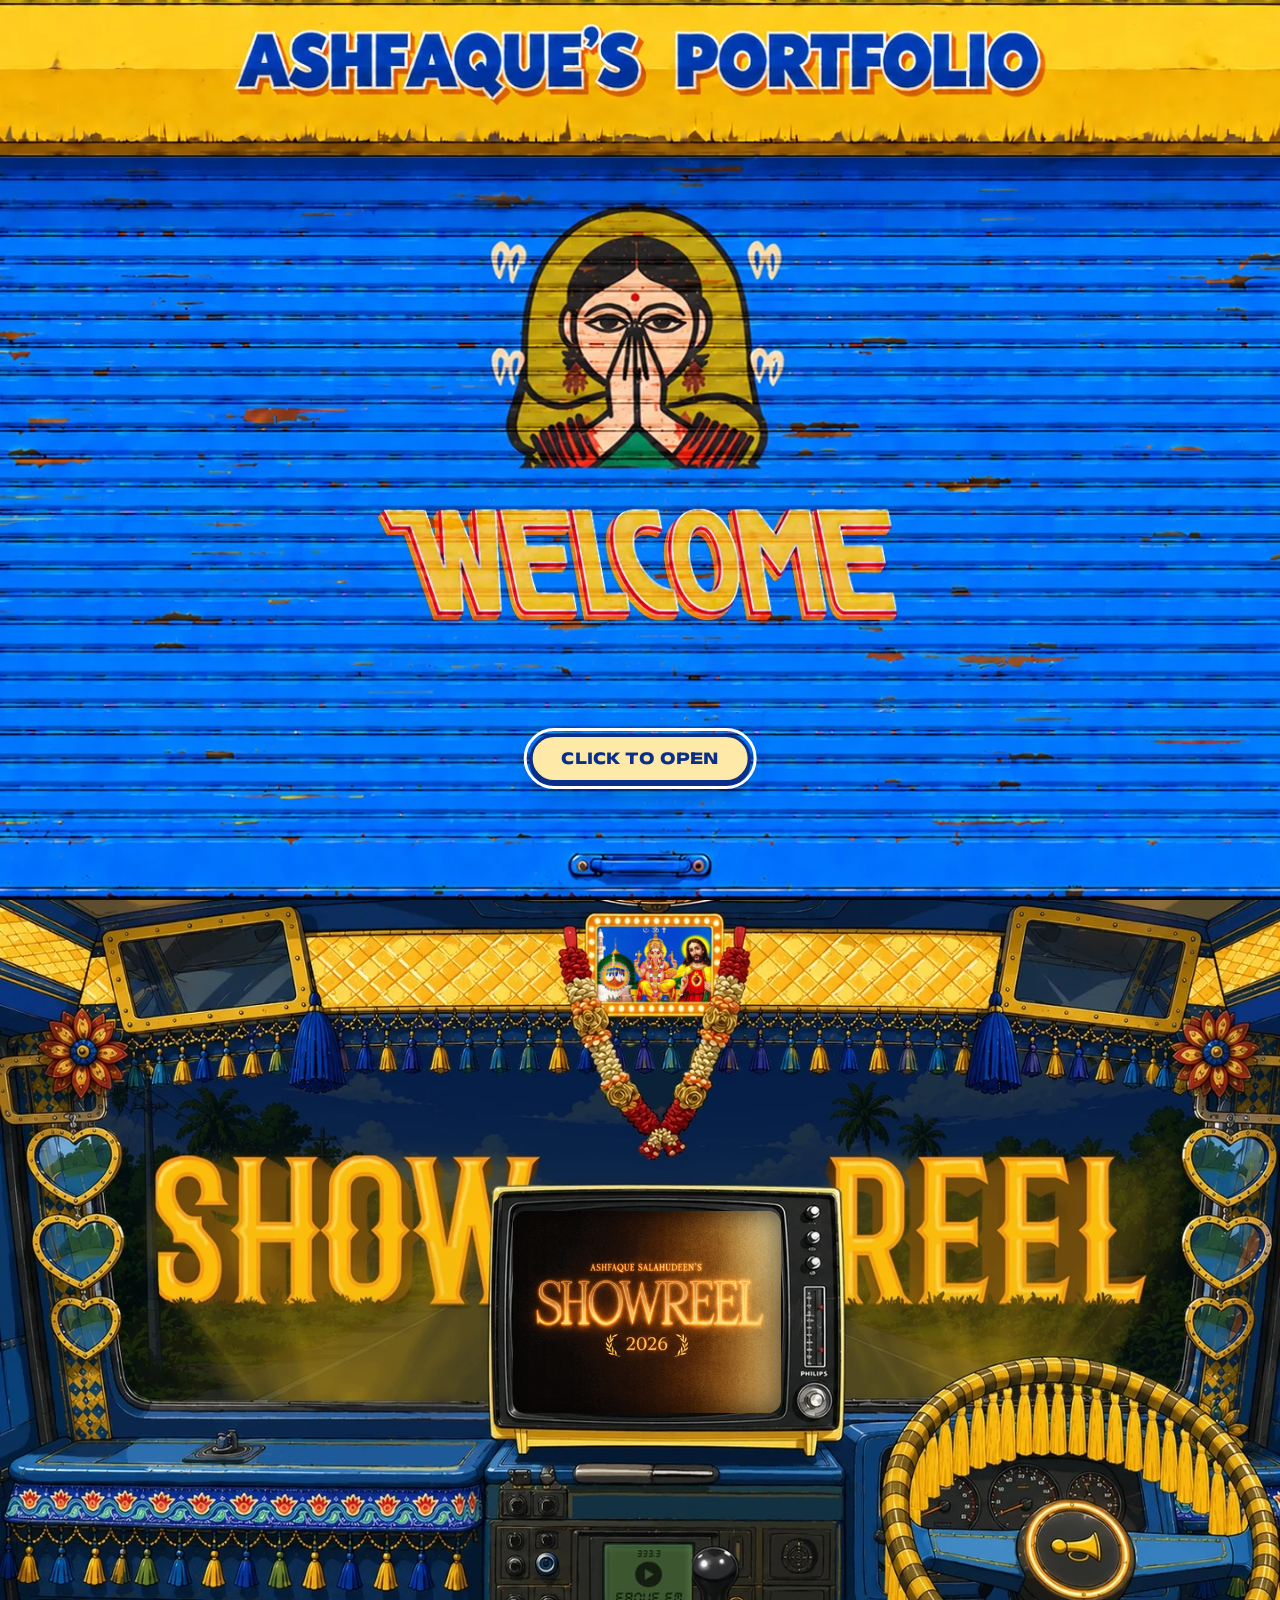
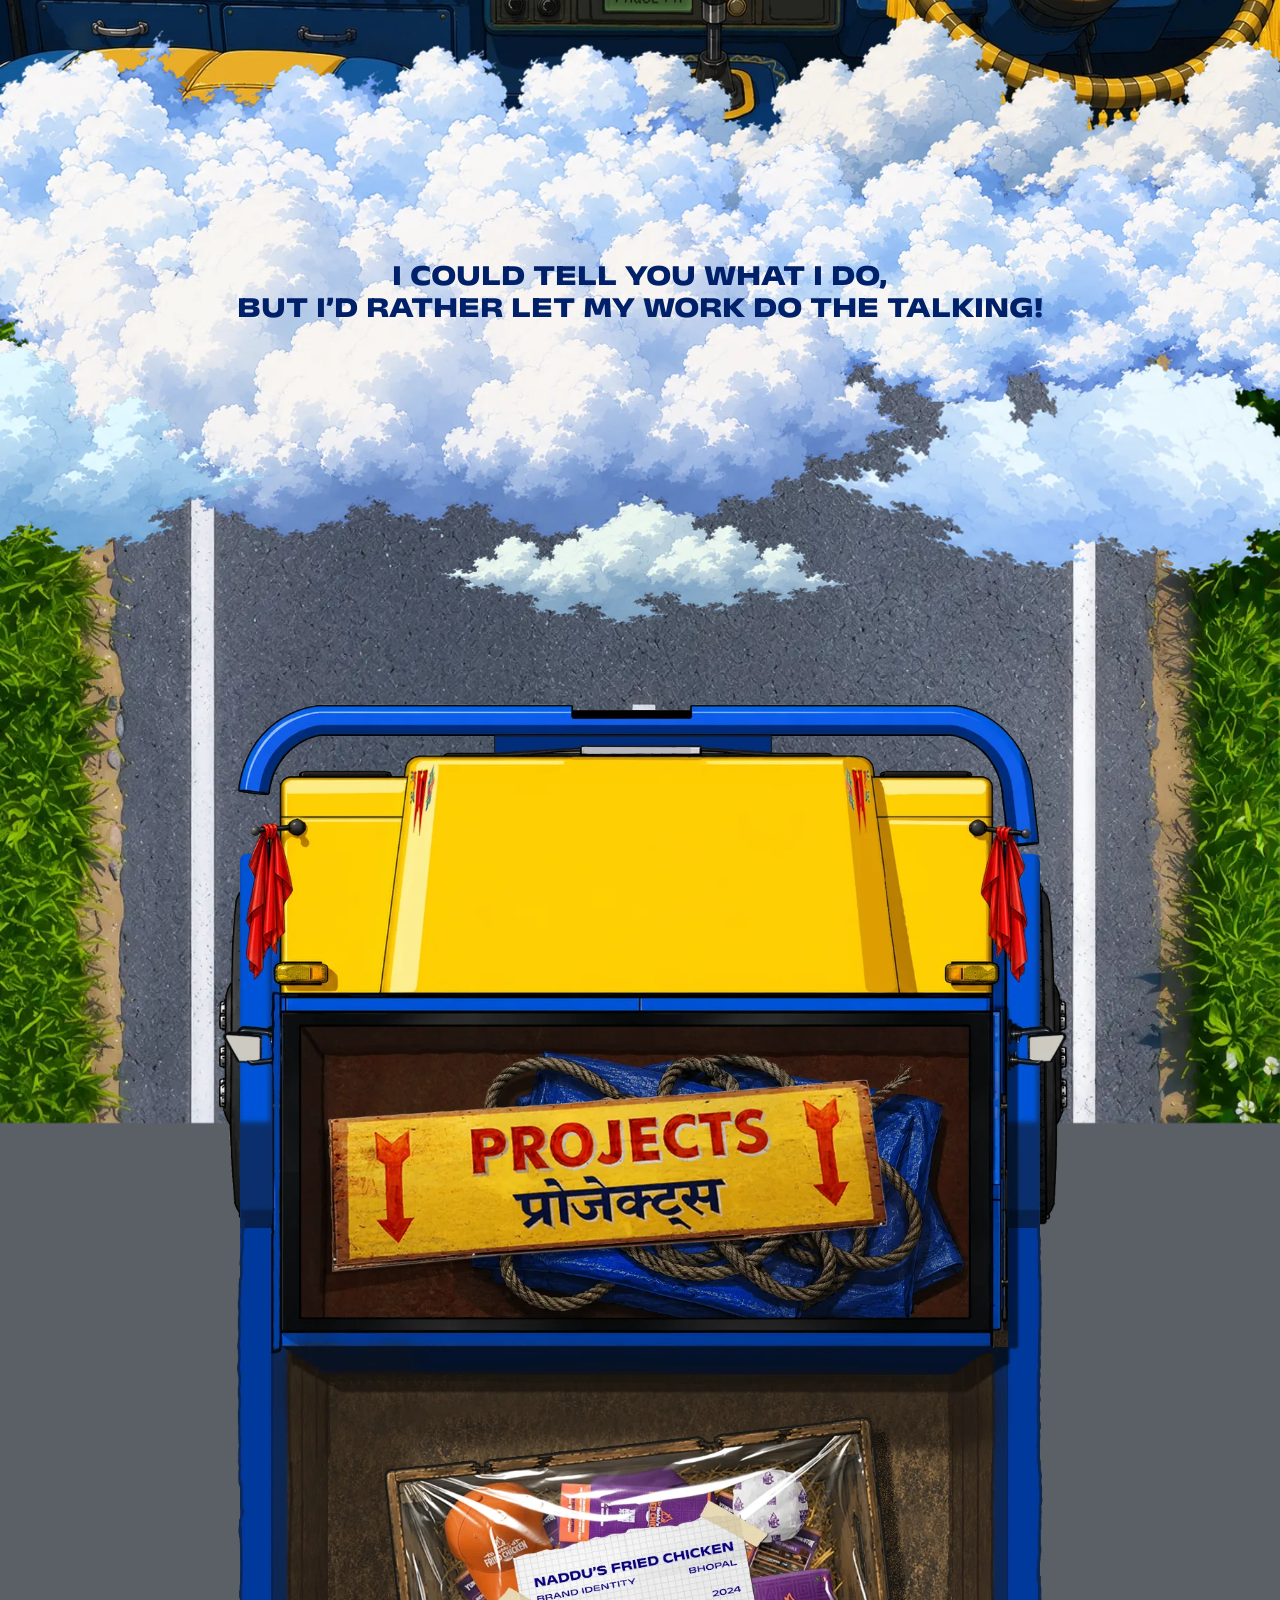
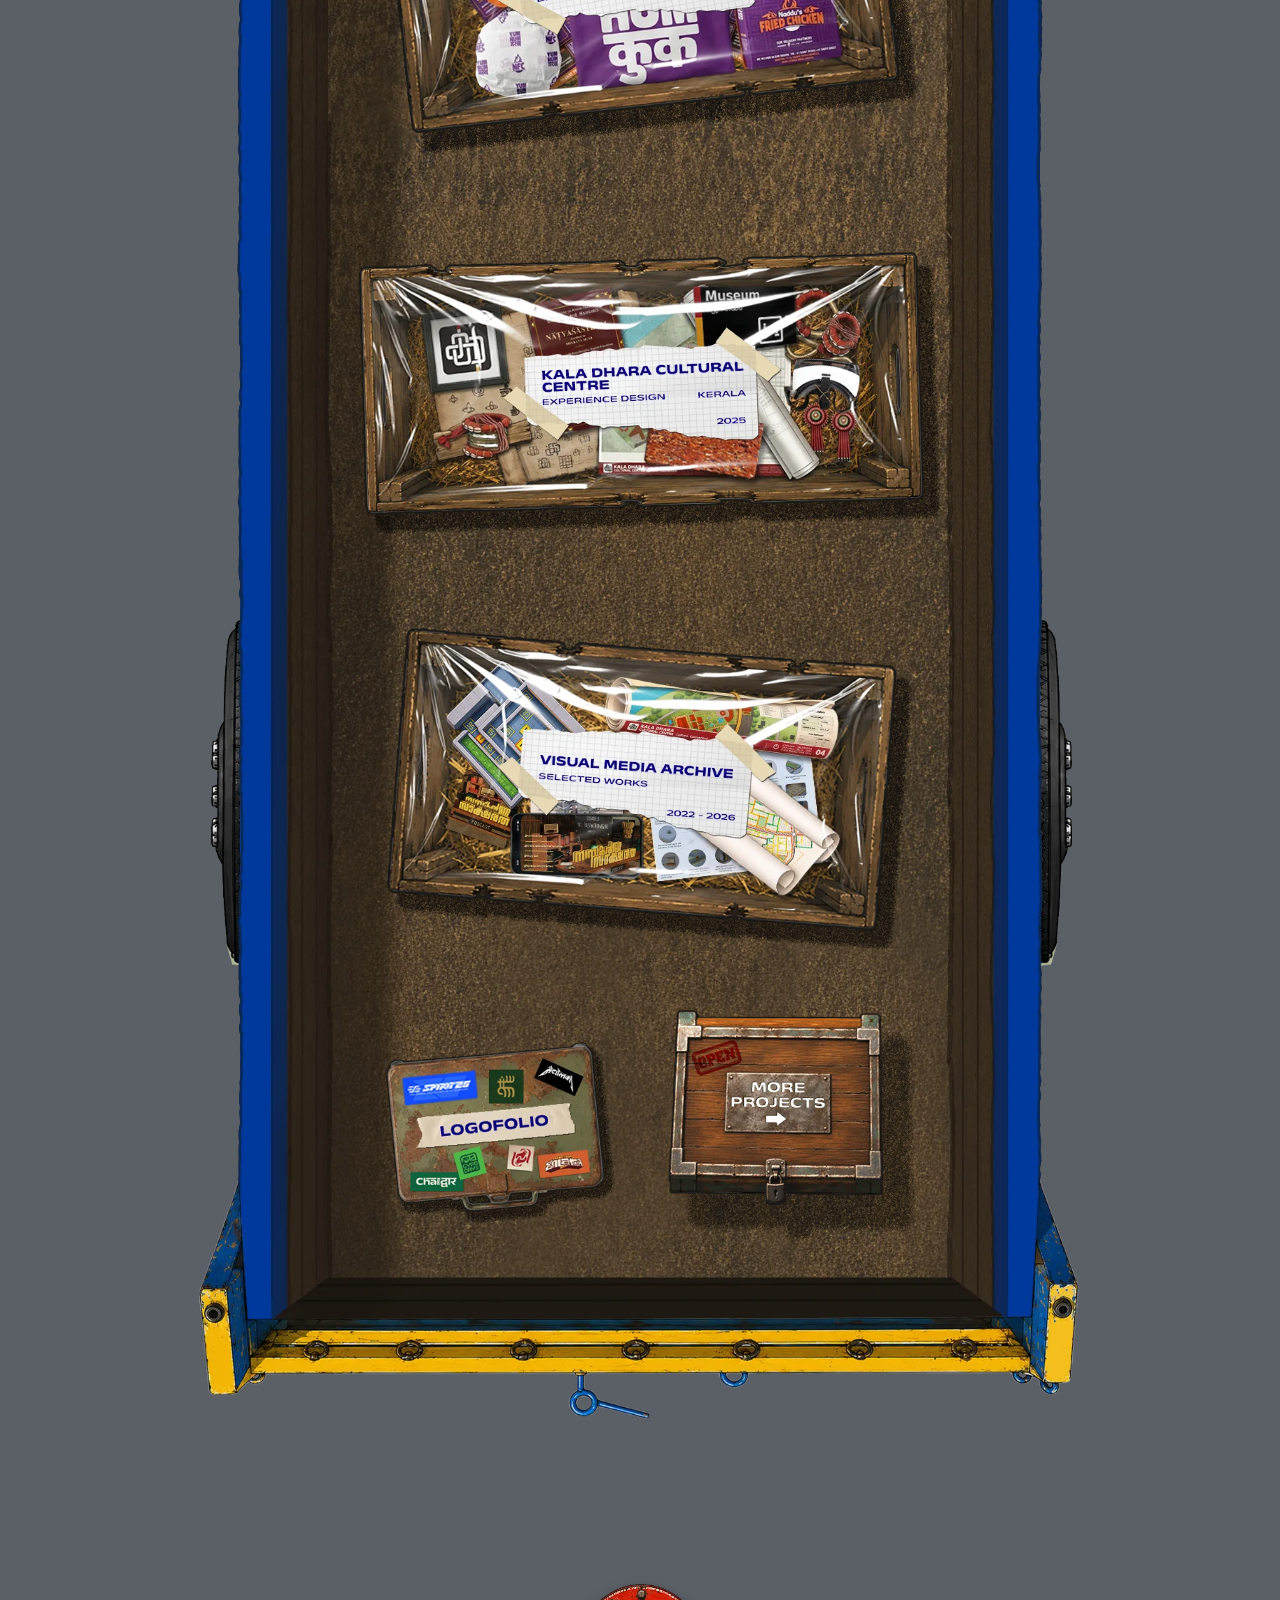
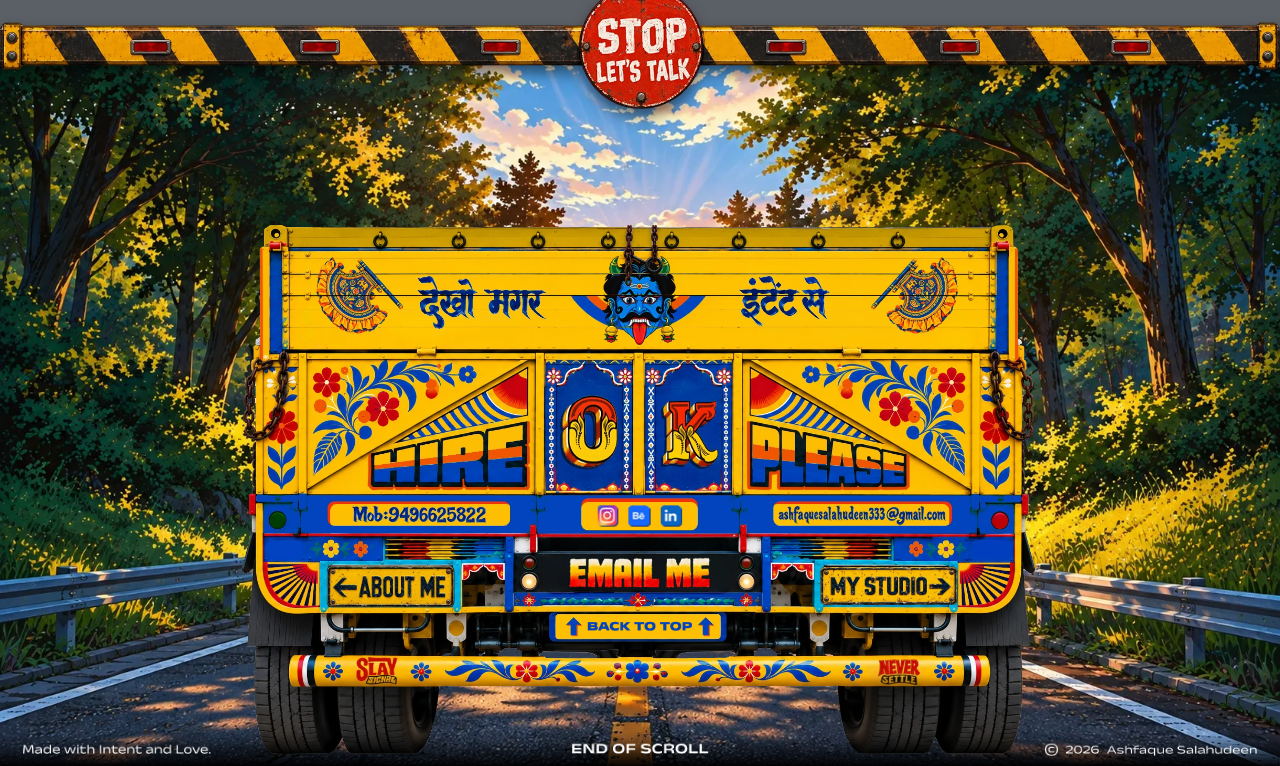
<file: index.html>
<!doctype html>
<html lang="en">
<head>
  <meta charset="utf-8">
  <meta name="viewport" content="width=device-width, initial-scale=1, viewport-fit=cover">
  <title>Ashfaque Salahudeen | Portfolio</title>
  <meta name="description" content="Portfolio of Ashfaque Salahudeen — branding, type, architecture, print, illustration, motion, communication, art direction, video and photography.">
  <meta name="theme-color" content="#1f56c4">
  <meta property="og:title" content="Ashfaque Salahudeen | Portfolio">
  <meta property="og:description" content="Driven by curiosity, loaded with ideas.">
  <link rel="preload" as="image" href="assets/hero/scene-1x.webp" imagesrcset="assets/hero/scene-1x.webp 1440w, assets/hero/scene-2x.webp 2880w" imagesizes="100vw">
  <link rel="preload" as="image" href="assets/intro/shutter-en.webp" fetchpriority="high">
  <link rel="preload" as="image" href="assets/intro/banner.webp" media="(min-width:701px)">
  <link rel="preload" as="script" href="js/intro.js">
  <link rel="preload" as="script" href="js/sfx.js">
  <link rel="preload" as="script" href="js/main.js">
  <link rel="stylesheet" href="css/style.css">
  <script>
    document.documentElement.classList.add('js');
    /* opening shutter plays on the first visit of a browser session (add ?intro to the address to replay it) */
    try {
      if (!matchMedia('(prefers-reduced-motion: reduce)').matches && (!sessionStorage.getItem('introSeen') || /[?&]intro\b/.test(location.search))) document.documentElement.classList.add('intro-on');
    } catch (e) {}
  </script>
  <link rel="icon" href="favicon.ico" sizes="any">
  <link rel="icon" type="image/png" sizes="32x32" href="assets/icons/favicon-32.png">
  <link rel="icon" type="image/png" sizes="192x192" href="assets/icons/icon-192.png">
  <link rel="apple-touch-icon" href="assets/icons/apple-touch-icon.png">
<link rel="preconnect" href="https://fonts.googleapis.com"><link rel="preconnect" href="https://fonts.gstatic.com" crossorigin><link rel="stylesheet" href="https://fonts.googleapis.com/css2?family=Anek+Latin:wdth,wght@75..125,400..800&display=swap">
</head>
<body>

  <!-- ============ OPENING SHUTTER (first visit) ============ -->
  <div class="intro" id="intro" aria-hidden="true">
    <div class="intro__shutter" id="introShutter">
      <div class="intro__frames">
        <picture><source media="(max-width:700px) and (max-aspect-ratio:4/5), (hover:none) and (pointer:coarse) and (max-aspect-ratio:4/5)" srcset="assets/intro/shutter-m-en.webp"><img class="is-on" src="assets/intro/shutter-en.webp" alt=""></picture>
        <picture><source media="(max-width:700px) and (max-aspect-ratio:4/5), (hover:none) and (pointer:coarse) and (max-aspect-ratio:4/5)" srcset="assets/intro/shutter-m-hi.webp"><img src="assets/intro/shutter-hi.webp" alt=""></picture>
        <picture><source media="(max-width:700px) and (max-aspect-ratio:4/5), (hover:none) and (pointer:coarse) and (max-aspect-ratio:4/5)" srcset="assets/intro/shutter-m-ml.webp"><img src="assets/intro/shutter-ml.webp" alt=""></picture>
        <picture><source media="(max-width:700px) and (max-aspect-ratio:4/5), (hover:none) and (pointer:coarse) and (max-aspect-ratio:4/5)" srcset="assets/intro/shutter-m-ta.webp"><img src="assets/intro/shutter-ta.webp" alt=""></picture>
        <picture><source media="(max-width:700px) and (max-aspect-ratio:4/5), (hover:none) and (pointer:coarse) and (max-aspect-ratio:4/5)" srcset="assets/intro/shutter-m-ur.webp"><img src="assets/intro/shutter-ur.webp" alt=""></picture>
      </div>
    </div>
    <div class="intro__banner" id="introBanner"><picture><source media="(max-width:700px) and (max-aspect-ratio:4/5), (hover:none) and (pointer:coarse) and (max-aspect-ratio:4/5)" srcset="assets/intro/banner-m.webp"><img src="assets/intro/banner.webp" alt=""></picture></div>
  </div>

  <a class="skip" href="#main">Skip to content</a>

  <!-- ============ DASHBOARD NAV ============ -->
  <header class="nav" id="nav">
    <div class="nav__canvas">
      <img class="nav__bg" src="assets/nav/bar-bg.webp" alt="" decoding="async">
      <div class="fringe" aria-hidden="true"></div>
      <!-- fringe + tassels hanging from the bar: their tops stay fixed and the lower part swings when the cursor / a finger runs through them -->
      <span class="tassel" style="--x:3" aria-hidden="true"><i class="tk"><img src="assets/nav/tassel-knob.webp" alt="" width="23" height="8"></i><i class="ts"><img src="assets/nav/tassel-skirt.webp" alt="" width="23" height="31"></i></span>
      <span class="tassel" style="--x:144" aria-hidden="true"><i class="tk"><img src="assets/nav/tassel-knob.webp" alt="" width="23" height="8"></i><i class="ts"><img src="assets/nav/tassel-skirt.webp" alt="" width="23" height="31"></i></span>
      <span class="tassel" style="--x:285" aria-hidden="true"><i class="tk"><img src="assets/nav/tassel-knob.webp" alt="" width="23" height="8"></i><i class="ts"><img src="assets/nav/tassel-skirt.webp" alt="" width="23" height="31"></i></span>
      <span class="tassel" style="--x:426" aria-hidden="true"><i class="tk"><img src="assets/nav/tassel-knob.webp" alt="" width="23" height="8"></i><i class="ts"><img src="assets/nav/tassel-skirt.webp" alt="" width="23" height="31"></i></span>
      <span class="tassel" style="--x:567" aria-hidden="true"><i class="tk"><img src="assets/nav/tassel-knob.webp" alt="" width="23" height="8"></i><i class="ts"><img src="assets/nav/tassel-skirt.webp" alt="" width="23" height="31"></i></span>
      <span class="tassel" style="--x:708" aria-hidden="true"><i class="tk"><img src="assets/nav/tassel-knob.webp" alt="" width="23" height="8"></i><i class="ts"><img src="assets/nav/tassel-skirt.webp" alt="" width="23" height="31"></i></span>
      <span class="tassel" style="--x:849" aria-hidden="true"><i class="tk"><img src="assets/nav/tassel-knob.webp" alt="" width="23" height="8"></i><i class="ts"><img src="assets/nav/tassel-skirt.webp" alt="" width="23" height="31"></i></span>
      <span class="tassel" style="--x:990" aria-hidden="true"><i class="tk"><img src="assets/nav/tassel-knob.webp" alt="" width="23" height="8"></i><i class="ts"><img src="assets/nav/tassel-skirt.webp" alt="" width="23" height="31"></i></span>
      <span class="tassel" style="--x:1131" aria-hidden="true"><i class="tk"><img src="assets/nav/tassel-knob.webp" alt="" width="23" height="8"></i><i class="ts"><img src="assets/nav/tassel-skirt.webp" alt="" width="23" height="31"></i></span>
      <span class="tassel" style="--x:1272" aria-hidden="true"><i class="tk"><img src="assets/nav/tassel-knob.webp" alt="" width="23" height="8"></i><i class="ts"><img src="assets/nav/tassel-skirt.webp" alt="" width="23" height="31"></i></span>
      <span class="tassel" style="--x:1413" aria-hidden="true"><i class="tk"><img src="assets/nav/tassel-knob.webp" alt="" width="23" height="8"></i><i class="ts"><img src="assets/nav/tassel-skirt.webp" alt="" width="23" height="31"></i></span>

      <a class="nav__item cv" href="assets/CV_Ashfaque_Salahudeen.pdf" target="_blank" rel="noopener" style="--x:28;--y:9;--w:196" aria-label="CV box — open my CV">
        <img class="cv__closed" src="assets/nav/cv-closed.webp" alt="" decoding="async">
        <img fetchpriority="low" class="cv__open" src="assets/nav/cv-open.webp" alt="" decoding="async">
        <img fetchpriority="low" class="cv__pressed" src="assets/nav/cv-pressed.webp" alt="" decoding="async">
      </a>

      <button class="nav__toggle" type="button" aria-expanded="false" aria-controls="navlinks" aria-label="Menu"><span></span></button>

      <nav class="nav__links" id="navlinks" aria-label="Primary">
        <a class="nav__item btn" href="about.html"    style="--x:275;--y:19;--w:140"><img src="assets/nav/about.webp"    alt="About me"><img fetchpriority="low" class="h" src="assets/nav/about-hover.webp"    alt=""><img fetchpriority="low" class="p" src="assets/nav/about-pressed.webp"    alt=""></a>
        <a class="nav__item btn" href="index.html#projects-board" style="--x:466;--y:19;--w:140"><img src="assets/nav/projects.webp" alt="Projects"><img fetchpriority="low" class="h" src="assets/nav/projects-hover.webp" alt=""><img fetchpriority="low" class="p" src="assets/nav/projects-pressed.webp" alt=""></a>
        <a class="nav__item btn" href="studio.html"  style="--x:836;--y:19;--w:140"><img src="assets/nav/studio.webp"   alt="My studio"><img fetchpriority="low" class="h" src="assets/nav/studio-hover.webp"   alt=""><img fetchpriority="low" class="p" src="assets/nav/studio-pressed.webp"   alt=""></a>
        <a class="nav__item btn" href="index.html#contact" style="--x:1026;--y:19;--w:140"><img src="assets/nav/contact.webp"  alt="Contact"><img fetchpriority="low" class="h" src="assets/nav/contact-hover.webp"  alt=""><img fetchpriority="low" class="p" src="assets/nav/contact-pressed.webp"  alt=""></a>
      </nav>

      <img class="nav__item nimbu" src="assets/nav/nimbu-2.webp" alt="" style="--x:614;--y:-10;--w:65" aria-hidden="true">
      <img class="nav__item nimbu" src="assets/nav/nimbu-1.webp" alt="" style="--x:761;--y:-10;--w:65" aria-hidden="true">

      <a class="nav__item tv" href="index.html#top" style="--x:676;--y:1;--w:88" aria-label="Home">
        <img src="assets/nav/tv.webp" alt=""><img fetchpriority="low" class="h" src="assets/nav/tv-hover.webp" alt=""><img fetchpriority="low" class="p" src="assets/nav/tv-pressed.webp" alt="">
      </a>

      <div class="nav__item mirror" style="--x:1186;--y:1;--w:233" tabindex="0" role="img" aria-label="You don't need this, you look amazing!">
        <img src="assets/nav/mirror.webp" alt="">
        <img class="mirror__text" src="assets/nav/mirror-text.webp" alt="">
      </div>
    </div>
  </header>

  <main id="main">
    <!-- ============ LANDING / HERO ============ -->
    <section class="hero" id="top" aria-labelledby="hero-title">
      <h1 class="sr" id="hero-title">Ashfaque Salahudeen, designer</h1>
      <p class="sr">Branding, type, architecture, print, illustration, motion, communication, art direction, video, photography.</p>

      <div class="hero__canvas">
        <!-- sky + sea: one painting cut at the horizon so each half can move on its own (clouds drift, sea ripples) -->
        <div class="l px sky" style="--x:0;--y:-253;--w:1440;--h:701;--par:120;--zoom:.05;--o:50% 100%"><div class="in"><img src="assets/hero/sky-top.webp" alt="" decoding="async"></div></div>
        <div class="l px sea" style="--x:0;--y:448;--w:1440;--h:383;--par:120;--zoom:.05;--o:50% 0%"><div class="in"><img src="assets/hero/sea.webp" alt="" decoding="async"></div></div>
        <div class="l px haze"  style="--zoom:.05;--x:0;--y:330;--w:1440;--h:260;--par:100"><div class="in"></div></div>

        <div class="l px boat boat--l" style="--dx:-260;--zoom:.12;--o:50% 100%;--x:64;--y:315;--w:522;--h:232;--par:90;--fx:-140">
          <div class="in"><img src="assets/hero/boat.webp" alt="" decoding="async"></div>
        </div>
        <div class="l px boat boat--r" style="--dx:200;--zoom:.12;--o:50% 100%;--x:858;--y:315;--w:518;--h:222;--par:90;--fx:140">
          <!-- prefers assets/hero/boat-1.webp if you add it; otherwise mirrors the first boat -->
          <div class="in"><img class="flip" src="assets/hero/boat-1.webp" alt="" decoding="async" onerror="this.onerror=null;this.src='assets/hero/boat.webp';this.classList.add('mirrored')"></div>
        </div>

        <div class="l px arc" style="--zoom:.04;--o:50% 100%;--x:243;--y:160;--w:955;--h:479;--par:70">
          <div class="in"><img src="assets/hero/arc.webp" alt="" decoding="async"></div>
        </div>
        <!-- skills ring: centred on the arch (centre 720.5, 638.5) with the letters on the middle of the band,
             rotating slowly; masked by the arch so it only shows inside the band -->
        <div class="l px arcmask" style="--zoom:.04;--o:50% 100%;--x:243;--y:160;--w:955;--h:479;--par:70" aria-hidden="true">
          <div class="in">
            <img class="ring" src="assets/hero/ring.webp" alt="" decoding="async" style="--rx:29.4;--ry:30.4;--rw:896.2">
          </div>
        </div>

        <div class="l px scene" style="--zoom:.09;--o:50% 85%;--x:0;--y:140;--w:1440;--h:726;--par:28">
          <div class="in">
            <img src="assets/hero/scene-1x.webp"
                 srcset="assets/hero/scene-1x.webp 1440w, assets/hero/scene-2x.webp 2880w"
                 sizes="(max-width: 900px) 1000px, 100vw"
                 alt="Ashfaque sitting on the bonnet of a hand-painted Indian truck, with palms, a banner reading “I design like I mean it” and a signpost pointing to Lakshadweep, Kerala, Bhopal, Guwahati and Next?"
                 fetchpriority="high" decoding="async" id="scene-img">
          </div>
        </div>

        <!-- palms are cut out of the scene so they can sway on their own (pivot = trunk base) -->
        <div class="l px palm palm--l" style="--x:15;--y:140;--w:297;--h:392;--ox:705;--oy:617;--par:28;--zoom:.09" aria-hidden="true"><div class="in"><img src="assets/hero/palm-l.webp" alt="" decoding="async"></div></div>
        <div class="l px palm palm--r" style="--x:1128;--y:140;--w:297;--h:374;--ox:-408;--oy:617;--par:28;--zoom:.09" aria-hidden="true"><div class="in"><img src="assets/hero/palm-r.webp" alt="" decoding="async"></div></div>

        <div class="l px grass" style="--x:0;--y:598;--w:1440;--h:268;--par:-14">
          <div class="in"><img class="g-top" src="assets/hero/grass-top.webp" alt="" decoding="async"><img class="g-base" src="assets/hero/grass-base.webp" alt="" decoding="async"></div>
        </div>
      </div>
    </section>

    <!-- ============ BUMPER DIVIDER ============ -->
    <div class="bumper" role="separator">
      <img src="assets/hero/bumper.webp" alt="Driven by curiosity, loaded with ideas" decoding="async" loading="lazy">
    </div>

    <div class="journey">
    <!-- ============ SHOWREEL (cab interior + TV) ============ -->
    <section class="sec showreel" id="showreel" aria-label="Showreel">
      <div class="stage">
        <img class="showreel__bg" src="assets/showreel/showreel.webp" alt="Inside a hand-painted truck cab with a retro TV and the word SHOWREEL on the windscreen" width="1440" height="1110" loading="lazy" decoding="async">
        <img class="faith" src="assets/showreel/interfaith.webp" alt="" width="528" height="352" loading="lazy" decoding="async">
        <!-- the reel plays right inside the TV; the file only loads on the first click -->
        <div class="tvbox" id="tvbox">
          <img class="tvbox__idle" src="assets/showreel/tv-screensaver.gif" alt="" loading="lazy" decoding="async">
          <video class="tvbox__video" id="tvVideo" data-src="assets/showreel/showreel.mp4" poster="assets/showreel/showreel-poster.jpg" preload="none" playsinline></video>
          <button class="tvbox__hit" id="tvHit" type="button" aria-label="Play showreel"><span class="tvbox__icon"></span></button>
          <div class="tvbox__ctrls">
            <button class="tvbox__btn" id="tvMute" type="button" aria-label="Mute">
              <svg class="i-on" viewBox="0 0 24 24" aria-hidden="true"><path d="M3 9v6h4l5 5V4L7 9H3zm13.5 3A4.5 4.5 0 0 0 14 8v8a4.5 4.5 0 0 0 2.5-4zM14 3.2v2.1a7 7 0 0 1 0 13.4v2.1a9 9 0 0 0 0-17.6z" fill="currentColor"/></svg>
              <svg class="i-off" viewBox="0 0 24 24" aria-hidden="true"><path d="M3 9v6h4l5 5V4L7 9H3zm13.6 3 2.7-2.7-1.4-1.4-2.7 2.7-2.7-2.7-1.4 1.4 2.7 2.7-2.7 2.7 1.4 1.4 2.7-2.7 2.7 2.7 1.4-1.4z" fill="currentColor"/></svg>
            </button>
            <button class="tvbox__btn" id="tvFs" type="button" aria-label="Watch fullscreen"><svg viewBox="0 0 24 24" aria-hidden="true"><path d="M3 3h7v2H5v5H3V3zm11 0h7v7h-2V5h-5V3zM3 14h2v5h5v2H3v-7zm16 0h2v7h-7v-2h5v-5z" fill="currentColor"/></svg></button>
          </div>
        </div>
        <button class="horn" type="button" id="horn" aria-label="Honk the horn"></button>
        <button class="stereo" type="button" id="stereo" aria-label="Open 333.3 Faque FM player" style="--x:681;--y:797;--w:97;--h:73"></button>
        <audio id="stereoAudio" src="assets/showreel/faque-fm.mp3" preload="none"></audio>
      </div>
    </section>

    <!-- ============ STEREO / MP3 PLAYER (opens from the dashboard screen) ============ -->
    <div class="stereoPlayer" id="stereoPlayer" hidden>
      <div class="stereoPlayer__panel is-state1" id="stereoPanel">
        <button class="stereoPlayer__x" id="stereoX" type="button" aria-label="Close player">✕</button>
        <div class="stereoPlayer__lcd">
          <div class="stereoPlayer__art" aria-hidden="true">🎵</div>
          <div class="stereoPlayer__meta">
            <p class="stereoPlayer__title" id="stereoTitle">333.3 Faque FM</p>
            <p class="stereoPlayer__artist" id="stereoArtist">FM STATION</p>
          </div>
          <div class="stereoPlayer__eq" aria-hidden="true"><span></span><span></span><span></span><span></span><span></span><span></span><span></span><span></span></div>
          <input class="stereoPlayer__seek" id="stereoSeek" type="range" min="0" max="1000" value="0" step="1" aria-label="Seek">
          <span class="stereoPlayer__cur" id="stereoCur">0:00</span>
          <span class="stereoPlayer__dur" id="stereoDur">0:00</span>
          <span class="stereoPlayer__volIcon" aria-hidden="true">🔊</span>
          <input class="stereoPlayer__vol" id="stereoVol" type="range" min="0" max="100" value="70" aria-label="Volume">
        </div>
        <button class="stereoPlayer__btn stereoPlayer__prev" id="stereoPrev" type="button" aria-label="Previous track"></button>
        <button class="stereoPlayer__btn stereoPlayer__play" id="stereoPlayPause" type="button" aria-label="Play or pause"></button>
        <button class="stereoPlayer__btn stereoPlayer__next" id="stereoNext" type="button" aria-label="Next track"></button>
        <button class="stereoPlayer__foot stereoPlayer__playlist" id="stereoPlaylistBtn" type="button">Listen to playlist</button>
        <button class="stereoPlayer__foot stereoPlayer__minimize" id="stereoMinBtn" type="button" hidden>Minimize</button>
        <button class="stereoPlayer__foot stereoPlayer__back" id="stereoBackBtn" type="button">Go back</button>
      </div>
      <div class="stereoMin" id="stereoMini" hidden aria-label="333.3 Faque FM — minimized player">
        <button class="stereoMin__max" id="stereoMinMax" type="button" aria-label="Expand player">
          <svg viewBox="0 0 24 24" aria-hidden="true"><path d="M4 4h6v2H6.4l4.3 4.3-1.4 1.4L5 7.4V10H3V4h1zm16 16h-6v-2h3.6l-4.3-4.3 1.4-1.4L19 16.6V14h2v6h-1z" fill="currentColor"/></svg>
        </button>
        <button class="stereoMin__prev" id="stereoMinPrev" type="button" aria-label="Previous track"></button>
        <button class="stereoMin__play" id="stereoMinPlay" type="button" aria-label="Play or pause"></button>
        <button class="stereoMin__next" id="stereoMinNext" type="button" aria-label="Next track"></button>
        <button class="stereoMin__close" id="stereoMinClose" type="button" aria-label="Close player"></button>
        <button class="stereoMin__ring" id="stereoMinRing" type="button" aria-label="Expand player"></button>
      </div>
    </div>
    <div id="ytPlayerTarget" style="position:fixed; left:-9999px; top:-9999px; width:2px; height:2px; overflow:hidden; pointer-events:none;"></div>

    <!-- ============ CLOUDS + ROAD + PROJECTS TRUCK ============ -->
    <section class="sec drive" id="projects" aria-label="Projects">
      <div class="stage">
        <div class="clouds" aria-hidden="true"><img src="assets/showreel/clouds-long.webp" alt="" width="5799" height="902" loading="lazy" decoding="async"></div>
        <p class="clouds__txt">I could tell you what I do, <br>but I’d rather let my work do the talking!</p>
        <div class="road" aria-hidden="true"></div>
        <span class="board-anchor" id="projects-board" aria-hidden="true"></span>
        <div class="truck" style="--x:215;--y:530;--w:1022;--h:2633">
          <img class="truck__body" src="assets/projects/truck.webp" alt="Top view of the truck bed. Sign reads Projects." width="1303" height="3359" loading="lazy" decoding="async">
          <a class="crate" href="https://www.behance.net/gallery/236046557/Brand-Identity-for-Naddus-Fried-Chicken" target="_blank" rel="noopener" style="--x:196.5;--y:799.5;--w:641" aria-label="Naddus Fried Chicken — brand identity">
            <img src="assets/projects/box1-normal.webp" alt="" loading="lazy" decoding="async"><img fetchpriority="low" class="h" src="assets/projects/box1-hover.webp" alt="" loading="lazy" decoding="async">
          </a>
          <a class="crate" href="https://www.behance.net/gallery/255042617/Kala-Dhara-Cultural-Centre-Kerala" target="_blank" rel="noopener" style="--x:171.5;--y:1293.5;--w:689" aria-label="Kala Dhara Cultural Centre, Kerala">
            <img src="assets/projects/box2-normal.webp" alt="" loading="lazy" decoding="async"><img fetchpriority="low" class="h" src="assets/projects/box2-hover.webp" alt="" loading="lazy" decoding="async">
          </a>
          <a class="crate" href="https://www.behance.net/gallery/258230035/Visual-Media-Selected-Works" target="_blank" rel="noopener" style="--x:198.5;--y:1711.5;--w:636" aria-label="Visual media — selected works">
            <img src="assets/projects/box4-normal.webp" alt="" loading="lazy" decoding="async"><img fetchpriority="low" class="h" src="assets/projects/box4-hover.webp" alt="" loading="lazy" decoding="async">
          </a>
          <a class="crate" href="https://www.behance.net/gallery/258227421/LogosTypeMarks-2023-2026" target="_blank" rel="noopener" style="--x:211;--y:2184.5;--w:275" aria-label="Logofolio">
            <img src="assets/projects/logofolio-normal.webp" alt="" loading="lazy" decoding="async"><img fetchpriority="low" class="h" src="assets/projects/logofolio-hover.webp" alt="" loading="lazy" decoding="async">
          </a>
          <a class="crate" href="https://www.behance.net/ashfaqusalahud" target="_blank" rel="noopener" style="--x:528;--y:2146.5;--w:296" aria-label="More projects on Behance">
            <img src="assets/projects/more-normal.webp" alt="" loading="lazy" decoding="async"><img fetchpriority="low" class="h" src="assets/projects/more-hover.webp" alt="" loading="lazy" decoding="async">
          </a>
        </div>
      </div>
    </section>

    <!-- ============ BARRICADE over the road / footer seam ============ -->
    <div class="barri" aria-hidden="true"><img src="assets/stop/barricade.webp" alt="" width="2147" height="232" loading="lazy" decoding="async"></div>

    <!-- ============ FOOTER / CONTACT ============ -->
    <footer class="sec foot" id="contact" aria-label="Contact">
      <img fetchpriority="low" class="foot__bg" src="assets/footer/bg.webp" alt="" width="1672" height="941" loading="lazy" decoding="async">
      <div class="stage">
        <div class="foot__truck" style="--x:216;--y:103;--w:1007;--h:672">
          <img fetchpriority="low" src="assets/footer/truck-back.webp" alt="Back of the truck: “Dekho magar pyaar se — HIRE PLEASE OK”, with contact details" width="1536" height="1024" loading="lazy" decoding="async">
          <a class="fi" href="https://www.instagram.com/faque.it/" target="_blank" rel="noopener" style="--x:449.7;--y:354;--w:29.8" aria-label="Instagram"><img fetchpriority="low" src="assets/footer/insta.webp" alt=""><img fetchpriority="low" class="h" src="assets/footer/insta-hover.webp" alt=""></a>
          <a class="fi" href="https://www.behance.net/ashfaqusalahud" target="_blank" rel="noopener" style="--x:488.8;--y:354;--w:30.9" aria-label="Behance"><img fetchpriority="low" src="assets/footer/behance.webp" alt=""><img fetchpriority="low" class="h" src="assets/footer/behance-hover.webp" alt=""></a>
          <a class="fi" href="https://www.linkedin.com/in/ashfaquesalahudeen" target="_blank" rel="noopener" style="--x:529;--y:354;--w:29.8" aria-label="LinkedIn"><img fetchpriority="low" src="assets/footer/linkedin.webp" alt=""><img fetchpriority="low" class="h" src="assets/footer/linkedin-hover.webp" alt=""></a>
          <button class="fc" type="button" data-copy="9496625822" data-tel="+919496625822" data-done="Number copied" style="--x:110.14;--y:347.47;--w:237.98;--h:39.99;--tl:4.132%;--tt:14.754%;--tw:91.736%;--th:72.131%;--z:1.07" aria-label="Copy phone number 9496625822"><img class="fc__plate" src="assets/footer/plate-phone.webp" alt="" loading="lazy" decoding="async"><img class="fc__txt" src="assets/footer/plate-phone-text.webp" alt="" loading="lazy" decoding="async"></button>
          <button class="fc" type="button" data-copy="ashfaquesalahudeen333@gmail.com" data-done="Email copied" style="--x:664.78;--y:347.47;--w:231.43;--h:39.99;--tl:4.249%;--tt:14.754%;--tw:92.068%;--th:72.131%;--z:1.04" aria-label="Copy email address ashfaquesalahudeen333@gmail.com"><img class="fc__plate" src="assets/footer/plate-email.webp" alt="" loading="lazy" decoding="async"><img class="fc__txt" src="assets/footer/plate-email-text.webp" alt="" loading="lazy" decoding="async"></button>
          <a class="fi" href="mailto:ashfaquesalahudeen333@gmail.com" style="--x:407.5;--y:419.9;--w:192.4" aria-label="Email me"><img fetchpriority="low" src="assets/footer/email.webp" alt=""><img fetchpriority="low" class="h" src="assets/footer/email-hover.webp" alt=""></a>
          <a class="fs" href="about.html" style="--x:110;--y:424;--w:165" aria-label="About me"><img fetchpriority="low" src="assets/footer/sign-about.webp" alt=""></a>
          <a class="fs" href="studio.html" style="--x:727;--y:424;--w:176;--hh:64" aria-label="My studio"><img fetchpriority="low" src="assets/footer/sign-studio.webp" alt=""></a>
          <a class="fi" href="#top" style="--x:433.2;--y:500.1;--w:142" aria-label="Back to top"><img fetchpriority="low" src="assets/footer/top.webp" alt=""><img fetchpriority="low" class="h" src="assets/footer/top-hover.webp" alt=""></a>
        </div>
      </div>
    </footer>
    <div class="endbar" aria-label="End of page">
  <img fetchpriority="low" class="endbar__shade" src="assets/end/shade.webp" alt="" aria-hidden="true" width="2880" height="78">
  <img fetchpriority="low" class="endbar__l" src="assets/end/made-with-intent-love.webp" alt="Made with Intent and Love." width="418" height="24">
  <img fetchpriority="low" class="endbar__c" src="assets/end/end-of-scroll.webp" alt="End of scroll" width="294" height="23">
  <span class="endbar__r"><img fetchpriority="low" src="assets/end/copy.webp" alt="©" width="29" height="27"><img fetchpriority="low" src="assets/end/year.webp" alt="2026" width="75" height="19"><img fetchpriority="low" src="assets/end/name.webp" alt="Ashfaque Salahudeen" width="337" height="24"></span>
</div>
    </div>
      </main>

  <script src="js/sfx.js" defer></script>
  <script src="js/intro.js" defer></script>
  <script src="js/main.js" defer></script>
</body>
</html>
</file>
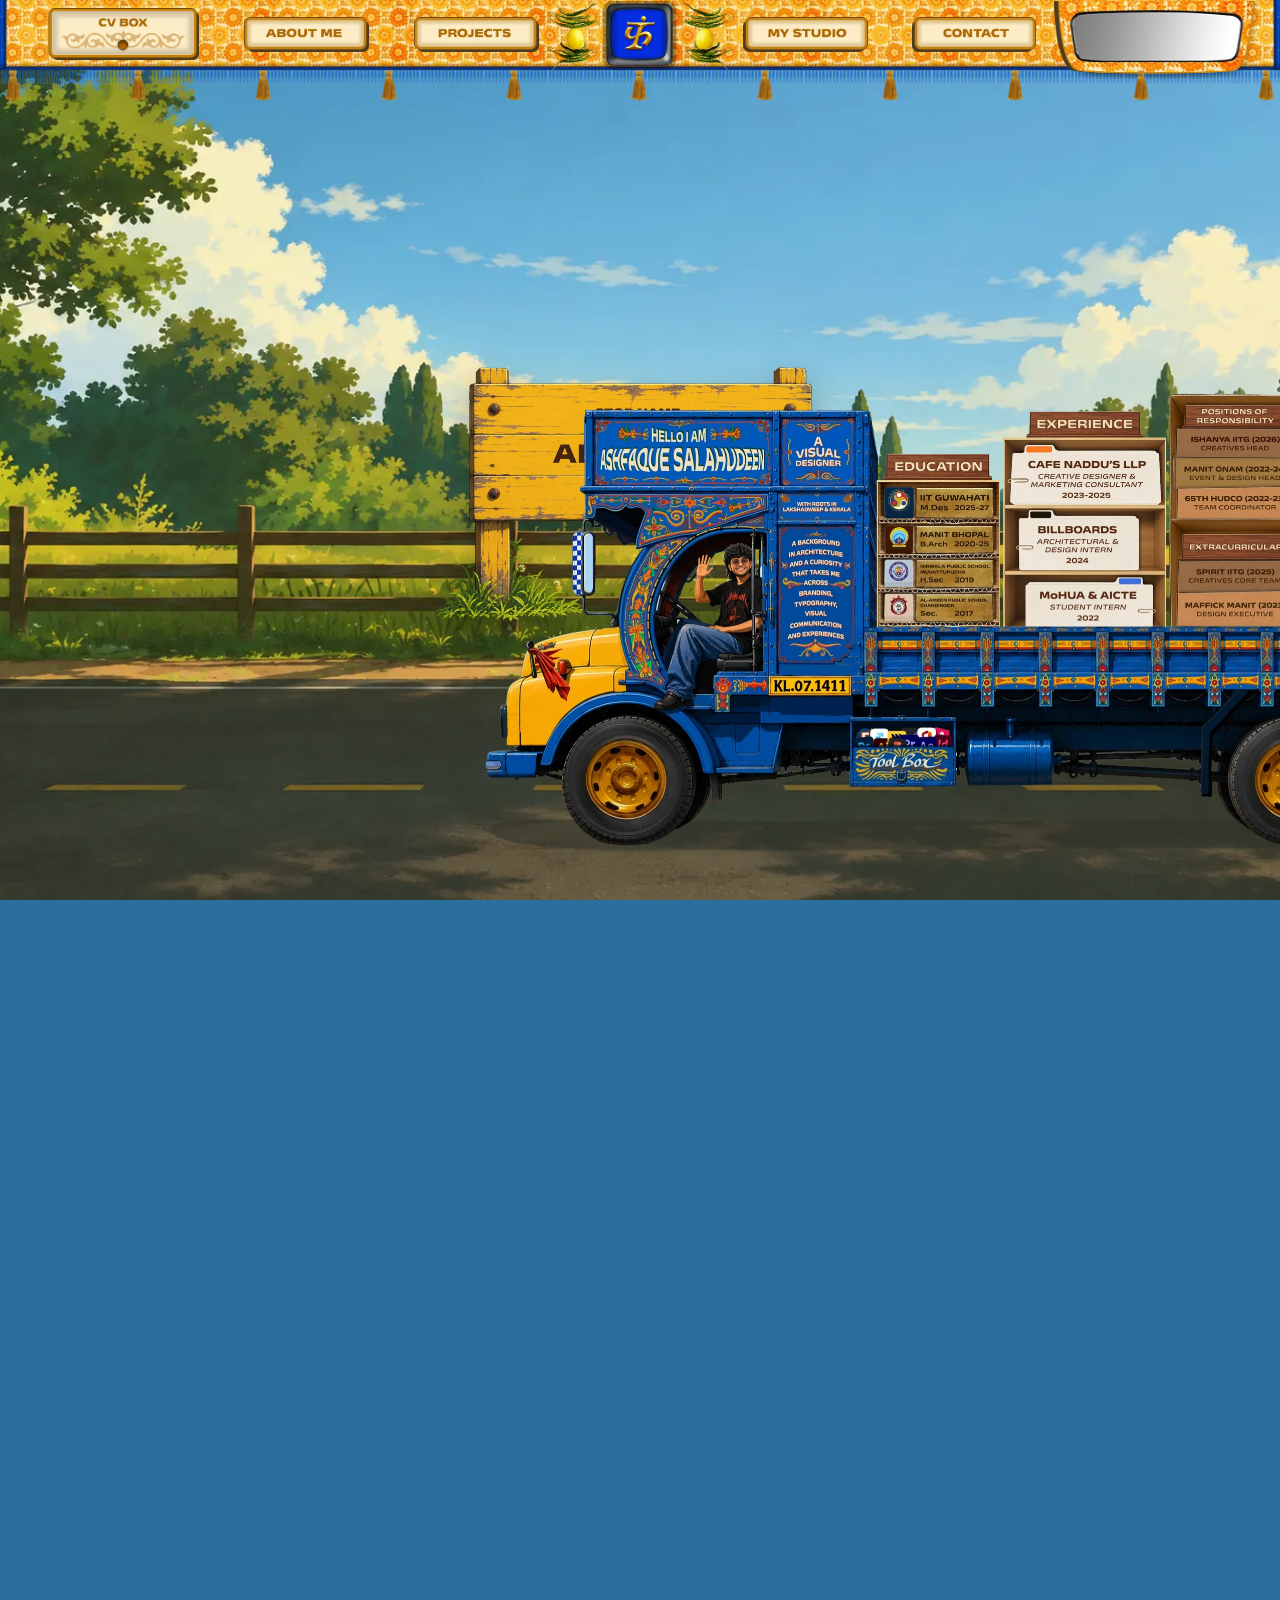
<file: about.html>
<!doctype html>
<html lang="en">
<head>
  <meta charset="utf-8">
  <meta name="viewport" content="width=device-width, initial-scale=1, viewport-fit=cover">
  <title>About me | Ashfaque Salahudeen</title>
  <meta name="description" content="Education, experience, positions of responsibility, achievements and tools of Ashfaque Salahudeen.">
  <meta name="theme-color" content="#1f56c4">
  <link rel="stylesheet" href="css/style.css">
  <script>document.documentElement.classList.add('js');</script>
  <link rel="preload" as="image" href="assets/nav/bar-bg.webp">
  <link rel="preload" as="script" href="js/sfx.js">
  <link rel="preload" as="script" href="js/main.js">
  <link rel="icon" href="favicon.ico" sizes="any">
  <link rel="icon" type="image/png" sizes="32x32" href="assets/icons/favicon-32.png">
  <link rel="icon" type="image/png" sizes="192x192" href="assets/icons/icon-192.png">
  <link rel="apple-touch-icon" href="assets/icons/apple-touch-icon.png">
<link rel="preconnect" href="https://fonts.googleapis.com"><link rel="preconnect" href="https://fonts.gstatic.com" crossorigin><link rel="stylesheet" href="https://fonts.googleapis.com/css2?family=Anek+Latin:wdth,wght@75..125,500..800&display=swap">
</head>
<body class="page-about">

  <a class="skip" href="#main">Skip to content</a>

  <header class="nav" id="nav">
    <div class="nav__canvas">
      <img class="nav__bg" src="assets/nav/bar-bg.webp" alt="" decoding="async">
      <div class="fringe" aria-hidden="true"></div>
      <!-- fringe + tassels hanging from the bar: their tops stay fixed and the lower part swings when the cursor / a finger runs through them -->
      <span class="tassel" style="--x:3" aria-hidden="true"><i class="tk"><img src="assets/nav/tassel-knob.webp" alt="" width="23" height="8"></i><i class="ts"><img src="assets/nav/tassel-skirt.webp" alt="" width="23" height="31"></i></span>
      <span class="tassel" style="--x:144" aria-hidden="true"><i class="tk"><img src="assets/nav/tassel-knob.webp" alt="" width="23" height="8"></i><i class="ts"><img src="assets/nav/tassel-skirt.webp" alt="" width="23" height="31"></i></span>
      <span class="tassel" style="--x:285" aria-hidden="true"><i class="tk"><img src="assets/nav/tassel-knob.webp" alt="" width="23" height="8"></i><i class="ts"><img src="assets/nav/tassel-skirt.webp" alt="" width="23" height="31"></i></span>
      <span class="tassel" style="--x:426" aria-hidden="true"><i class="tk"><img src="assets/nav/tassel-knob.webp" alt="" width="23" height="8"></i><i class="ts"><img src="assets/nav/tassel-skirt.webp" alt="" width="23" height="31"></i></span>
      <span class="tassel" style="--x:567" aria-hidden="true"><i class="tk"><img src="assets/nav/tassel-knob.webp" alt="" width="23" height="8"></i><i class="ts"><img src="assets/nav/tassel-skirt.webp" alt="" width="23" height="31"></i></span>
      <span class="tassel" style="--x:708" aria-hidden="true"><i class="tk"><img src="assets/nav/tassel-knob.webp" alt="" width="23" height="8"></i><i class="ts"><img src="assets/nav/tassel-skirt.webp" alt="" width="23" height="31"></i></span>
      <span class="tassel" style="--x:849" aria-hidden="true"><i class="tk"><img src="assets/nav/tassel-knob.webp" alt="" width="23" height="8"></i><i class="ts"><img src="assets/nav/tassel-skirt.webp" alt="" width="23" height="31"></i></span>
      <span class="tassel" style="--x:990" aria-hidden="true"><i class="tk"><img src="assets/nav/tassel-knob.webp" alt="" width="23" height="8"></i><i class="ts"><img src="assets/nav/tassel-skirt.webp" alt="" width="23" height="31"></i></span>
      <span class="tassel" style="--x:1131" aria-hidden="true"><i class="tk"><img src="assets/nav/tassel-knob.webp" alt="" width="23" height="8"></i><i class="ts"><img src="assets/nav/tassel-skirt.webp" alt="" width="23" height="31"></i></span>
      <span class="tassel" style="--x:1272" aria-hidden="true"><i class="tk"><img src="assets/nav/tassel-knob.webp" alt="" width="23" height="8"></i><i class="ts"><img src="assets/nav/tassel-skirt.webp" alt="" width="23" height="31"></i></span>
      <span class="tassel" style="--x:1413" aria-hidden="true"><i class="tk"><img src="assets/nav/tassel-knob.webp" alt="" width="23" height="8"></i><i class="ts"><img src="assets/nav/tassel-skirt.webp" alt="" width="23" height="31"></i></span>

      <a class="nav__item cv" href="assets/CV_Ashfaque_Salahudeen.pdf" target="_blank" rel="noopener" style="--x:28;--y:9;--w:196" aria-label="CV box — open my CV">
        <img class="cv__closed" src="assets/nav/cv-closed.webp" alt="" decoding="async">
        <img fetchpriority="low" class="cv__open" src="assets/nav/cv-open.webp" alt="" decoding="async">
        <img fetchpriority="low" class="cv__pressed" src="assets/nav/cv-pressed.webp" alt="" decoding="async">
      </a>

      <button class="nav__toggle" type="button" aria-expanded="false" aria-controls="navlinks" aria-label="Menu"><span></span></button>

      <nav class="nav__links" id="navlinks" aria-label="Primary">
        <a class="nav__item btn" href="about.html"    style="--x:275;--y:19;--w:140"><img src="assets/nav/about.webp"    alt="About me"><img fetchpriority="low" class="h" src="assets/nav/about-hover.webp"    alt=""><img fetchpriority="low" class="p" src="assets/nav/about-pressed.webp"    alt=""></a>
        <a class="nav__item btn" href="index.html#projects-board" style="--x:466;--y:19;--w:140"><img src="assets/nav/projects.webp" alt="Projects"><img fetchpriority="low" class="h" src="assets/nav/projects-hover.webp" alt=""><img fetchpriority="low" class="p" src="assets/nav/projects-pressed.webp" alt=""></a>
        <a class="nav__item btn" href="studio.html"  style="--x:836;--y:19;--w:140"><img src="assets/nav/studio.webp"   alt="My studio"><img fetchpriority="low" class="h" src="assets/nav/studio-hover.webp"   alt=""><img fetchpriority="low" class="p" src="assets/nav/studio-pressed.webp"   alt=""></a>
        <a class="nav__item btn" href="index.html#contact" style="--x:1026;--y:19;--w:140"><img src="assets/nav/contact.webp"  alt="Contact"><img fetchpriority="low" class="h" src="assets/nav/contact-hover.webp"  alt=""><img fetchpriority="low" class="p" src="assets/nav/contact-pressed.webp"  alt=""></a>
      </nav>

      <img class="nav__item nimbu" src="assets/nav/nimbu-2.webp" alt="" style="--x:614;--y:-10;--w:65" aria-hidden="true">
      <img class="nav__item nimbu" src="assets/nav/nimbu-1.webp" alt="" style="--x:761;--y:-10;--w:65" aria-hidden="true">

      <a class="nav__item tv" href="index.html#top" style="--x:676;--y:1;--w:88" aria-label="Home">
        <img src="assets/nav/tv.webp" alt=""><img fetchpriority="low" class="h" src="assets/nav/tv-hover.webp" alt=""><img fetchpriority="low" class="p" src="assets/nav/tv-pressed.webp" alt="">
      </a>

      <div class="nav__item mirror" style="--x:1186;--y:1;--w:233" tabindex="0" role="img" aria-label="You don't need this, you look amazing!">
        <img src="assets/nav/mirror.webp" alt="">
        <img class="mirror__text" src="assets/nav/mirror-text.webp" alt="">
      </div>
    </div>
  </header>

  <main id="main">
    <section class="about" aria-labelledby="about-h">
      <h1 class="sr" id="about-h">About Ashfaque Salahudeen</h1>
      <div class="sr">
        <p>Hello, I am Ashfaque Salahudeen, a visual designer with roots in Lakshadweep and Kerala. A background in architecture and a curiosity that takes me across branding, typography, visual communication and experiences.</p>
        <h2>Education</h2><p>IIT Guwahati, M.Des 2025–27. MANIT Bhopal, B.Arch 2020–25. Kendriya Vidyalaya, H.Sec 2019. Sec 2017.</p>
        <h2>Experience</h2><p>Cafe Naddu's LLP, creative designer and marketing consultant, 2023–2025. Billboards, architectural and design intern, 2024. MoHUA and AICTE, student intern, 2022.</p>
        <h2>Positions of responsibility</h2><p>Ishanya KTG (2026) creatives head. Manit Onam (2022–24) event and design head. 65th HUDCO (2022–23) team coordinator. Spirit ITG (2026) creatives core team. Maffick MANIT (2023) design executive.</p>
        <h2>Achievements</h2><p>Top 25 photography, Mission Amrit Sarovar (National) 2022. Jurors' Choice Award, 65th HUDCO Trophy, NASA India 2023. Special Mention Award, 64th HUDCO Trophy, NASA India 2022.</p>
        <h2>Toolbox</h2><p>Photoshop, Illustrator, Figma, Premiere Pro, After Effects, InDesign and more.</p>
      </div>
      <div class="about__sticky">
        <div class="about__bg" aria-hidden="true"></div>
        <div class="cboard" id="cboard">
          <img class="cboard__b cboard__b--stop" src="assets/about/connect/board-stop.webp" alt="Road sign: stop name, About me. Scroll to see." width="1536" height="1024" decoding="async">
          <div class="cboard__c" aria-hidden="true">
            <img class="cboard__b" src="assets/about/connect/board-contact.webp" alt="" width="1536" height="1024" decoding="async">
          </div>
          <div class="cboard__links" role="group" aria-label="Get in touch">
            <span class="cboard__t">Enough of scroll?<br>Let&rsquo;s roll!</span>
            <a class="cb cb--w" href="mailto:ashfaquesalahudeen333@gmail.com" style="--l:14.2%;--cy:36.3%" aria-label="Email"><img src="assets/about/connect/email-normal.webp" alt=""><img fetchpriority="low" class="h" src="assets/about/connect/email-hover.webp" alt=""></a>
            <a class="cb cb--w" href="https://wa.me/9496625822" target="_blank" rel="noopener" style="--l:51.4%;--cy:36.3%" aria-label="WhatsApp"><img src="assets/about/connect/whatsapp-normal.webp" alt=""><img fetchpriority="low" class="h" src="assets/about/connect/whatsapp-hover.webp" alt=""></a>
            <a class="cb" href="https://www.instagram.com/faque.it" target="_blank" rel="noopener" style="--l:14.2%;--cy:51%" aria-label="Instagram"><img src="assets/about/connect/insta-normal.webp" alt=""><img fetchpriority="low" class="h" src="assets/about/connect/insta-hover.webp" alt=""></a>
            <a class="cb" href="https://www.behance.net/ashfaqusalahud" target="_blank" rel="noopener" style="--l:39%;--cy:51%" aria-label="Behance"><img src="assets/about/connect/behance-normal.webp" alt=""><img fetchpriority="low" class="h" src="assets/about/connect/behance-hover.webp" alt=""></a>
            <a class="cb" href="https://www.linkedin.com/in/ashfaquesalahudeen" target="_blank" rel="noopener" style="--l:63.8%;--cy:51%" aria-label="LinkedIn"><img src="assets/about/connect/linkedin-normal.webp" alt=""><img fetchpriority="low" class="h" src="assets/about/connect/linkedin-hover.webp" alt=""></a>
          </div>
        </div>
        <div class="about__road"><div class="about__truck"><div class="truckbox">
          <img class="truckbox__body" fetchpriority="high" src="assets/about/truck.webp" alt="Ashfaque waving from the cab of a painted truck whose load carries his education, experience, positions of responsibility and achievements, with a toolbox of design apps on the side" width="2400" height="967" decoding="async">
          <img class="wheel wheel--tf" src="assets/about/tyre-f-even.webp" alt="" aria-hidden="true" decoding="async">
          <img class="wheel-light wheel--tf" src="assets/about/tyre-f-light.webp" alt="" aria-hidden="true" decoding="async">
          <img class="wheel wheel--tr" src="assets/about/tyre-r-even.webp" alt="" aria-hidden="true" decoding="async">
          <img class="wheel-light wheel--tr" src="assets/about/tyre-r-light.webp" alt="" aria-hidden="true" decoding="async">
          <script>/* the tyres wait for the truck body, so they never show up on their own while it loads */(function(){var b=document.currentScript.parentNode,t=b.querySelector('.truckbox__body'),go=function(){b.classList.add('has-body')};if(t.complete&&t.naturalWidth)go();else{t.addEventListener('load',go);t.addEventListener('error',go);setTimeout(go,8000)}})();</script>
          <div class="tools" id="tools">
            <button class="tb" type="button" aria-expanded="false" aria-controls="ticons" aria-label="Toolbox: the software I work with"><img src="assets/about/toolbox-hover.webp" alt="" decoding="async"></button>
            <ul class="ticons" id="ticons" aria-label="Software I work with">
            <li style="--i:0;--x:1085;--y:628"><img src="assets/about/icons/adobe-photoshop.webp" alt="" loading="lazy" decoding="async"><span>Adobe Photoshop</span></li>
            <li style="--i:1;--x:1159;--y:628"><img src="assets/about/icons/adobe-illustrator.webp" alt="" loading="lazy" decoding="async"><span>Adobe Illustrator</span></li>
            <li style="--i:2;--x:1233;--y:628"><img src="assets/about/icons/figma.webp" alt="" loading="lazy" decoding="async"><span>Figma</span></li>
            <li style="--i:3;--x:1307;--y:628"><img src="assets/about/icons/adobe-premiere-pro.webp" alt="" loading="lazy" decoding="async"><span>Adobe Premiere Pro</span></li>
            <li style="--i:4;--x:1381;--y:628"><img src="assets/about/icons/adobe-after-effects.webp" alt="" loading="lazy" decoding="async"><span>Adobe After Effects</span></li>
            <li style="--i:5;--x:1455;--y:628"><img src="assets/about/icons/adobe-indesign.webp" alt="" loading="lazy" decoding="async"><span>Adobe InDesign</span></li>
            <li style="--i:6;--x:1085;--y:725"><img src="assets/about/icons/fontlab.webp" alt="" loading="lazy" decoding="async"><span>FontLab</span></li>
            <li style="--i:7;--x:1159;--y:725"><img src="assets/about/icons/sketchup.webp" alt="" loading="lazy" decoding="async"><span>SketchUp</span></li>
            <li style="--i:8;--x:1233;--y:725"><img src="assets/about/icons/microsoft-office.webp" alt="" loading="lazy" decoding="async"><span>Microsoft Office</span></li>
            <li style="--i:9;--x:1307;--y:725"><img src="assets/about/icons/miro.webp" alt="" loading="lazy" decoding="async"><span>Miro</span></li>
            <li style="--i:10;--x:1381;--y:725"><img src="assets/about/icons/procreate.webp" alt="" loading="lazy" decoding="async"><span>Procreate</span></li>
            <li style="--i:11;--x:1455;--y:725"><img src="assets/about/icons/autocad.webp" alt="" loading="lazy" decoding="async"><span>AutoCAD</span></li>
            </ul>
          </div>
        </div></div>
      </div>
    </section>
  </main>

  <script src="js/sfx.js" defer></script>
  <script src="js/main.js" defer></script>
</body>
</html>
</file>
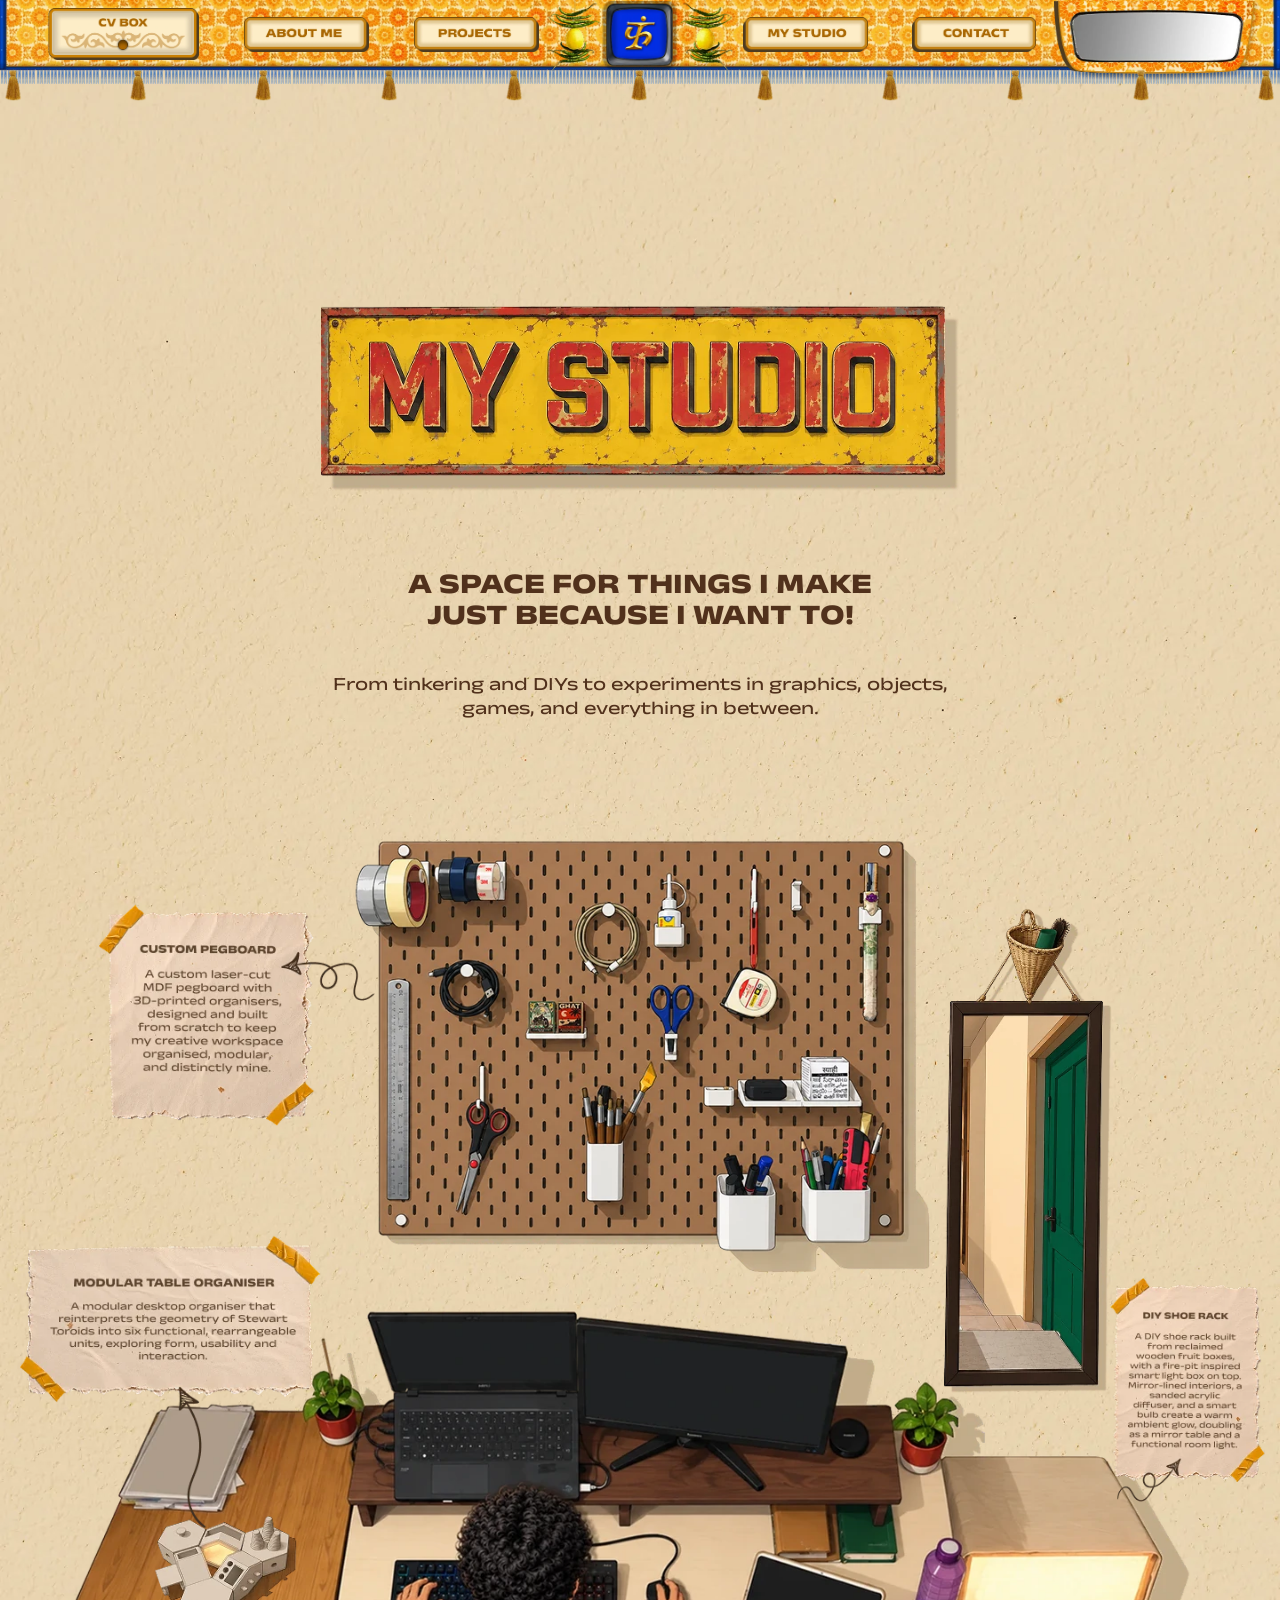
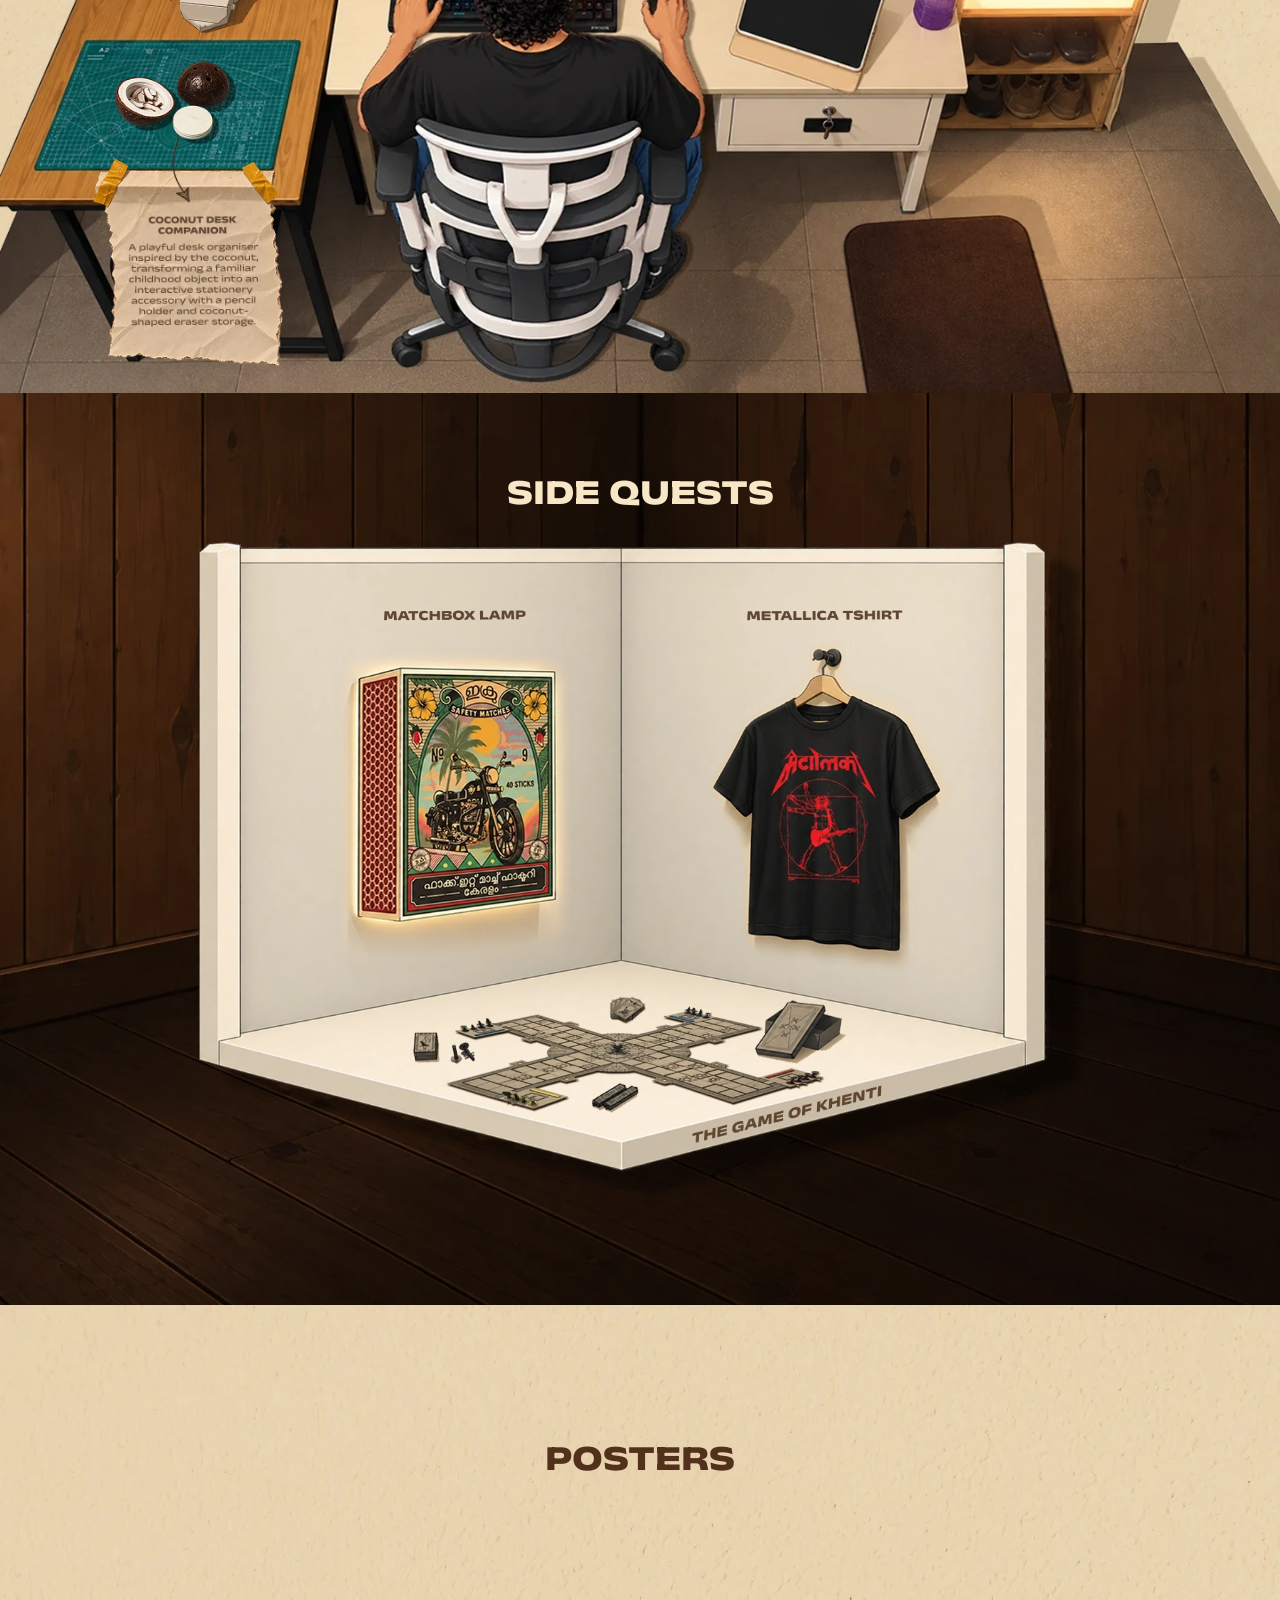
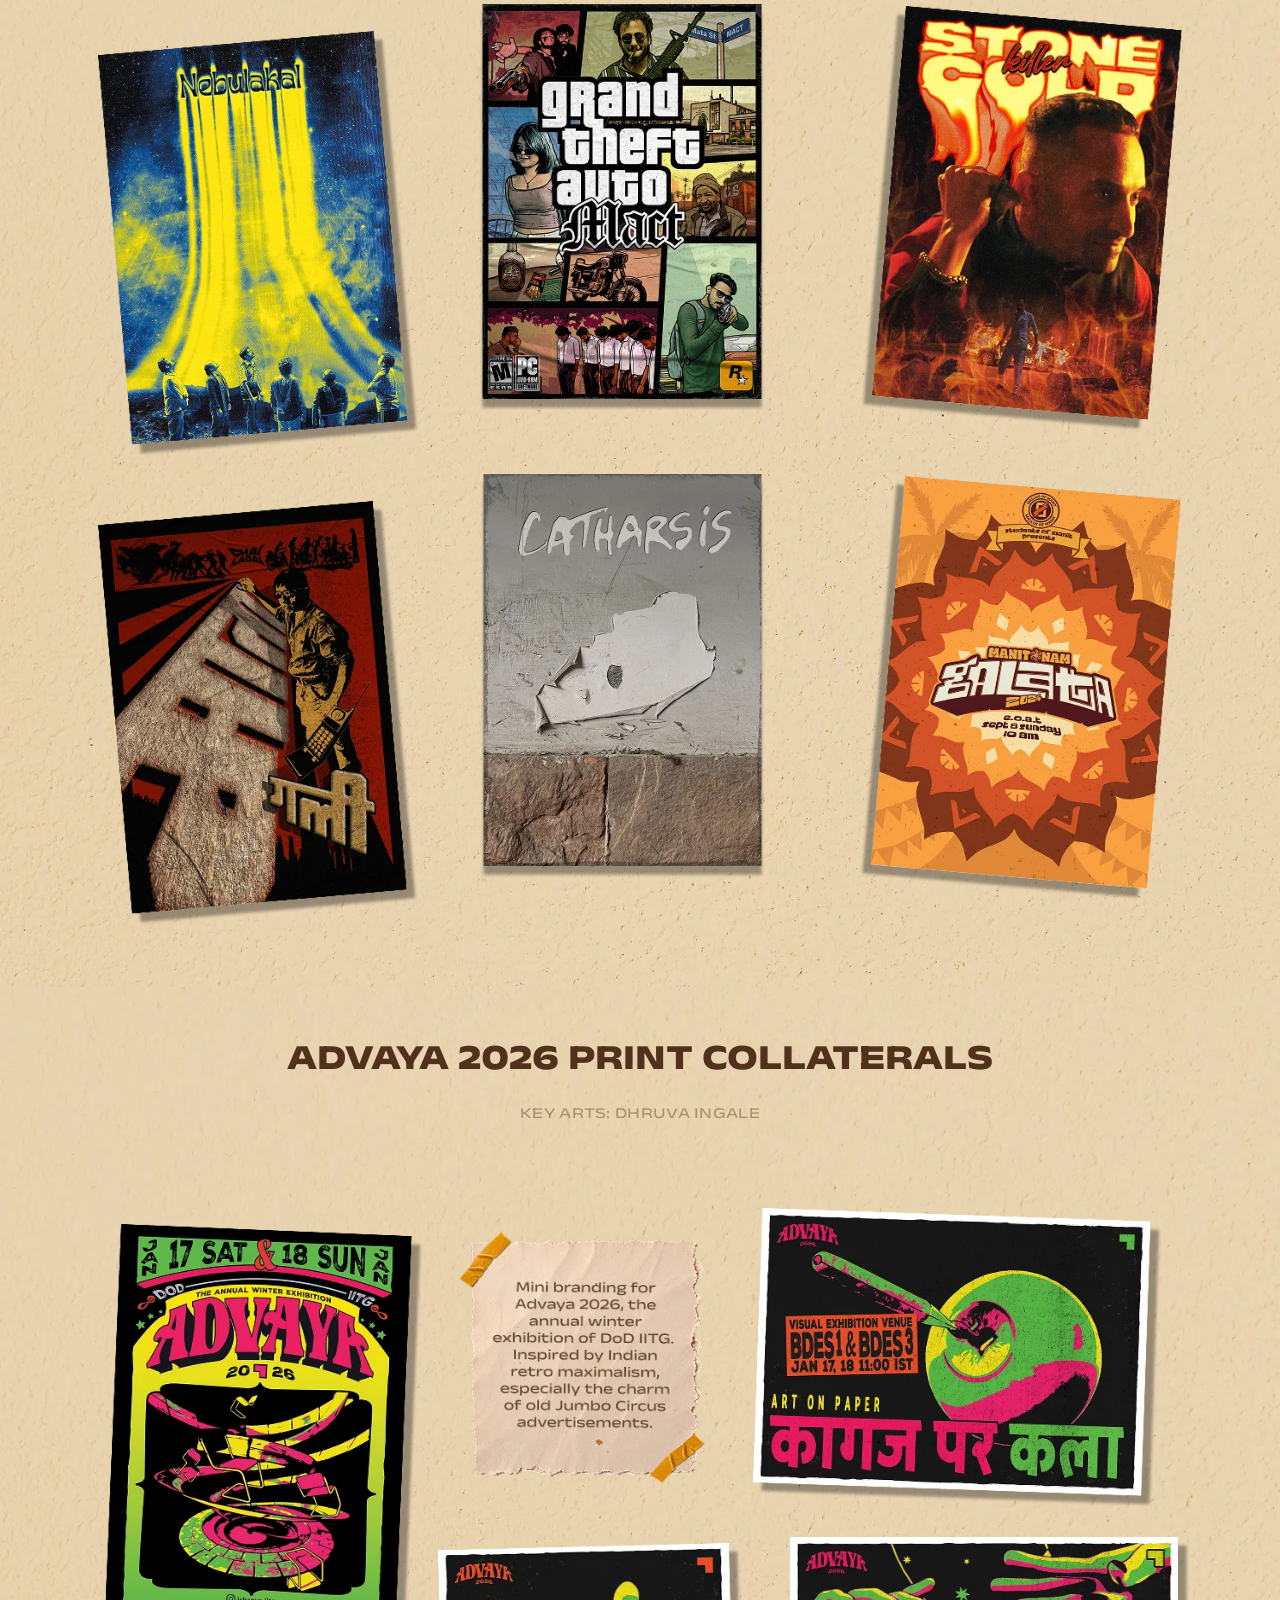
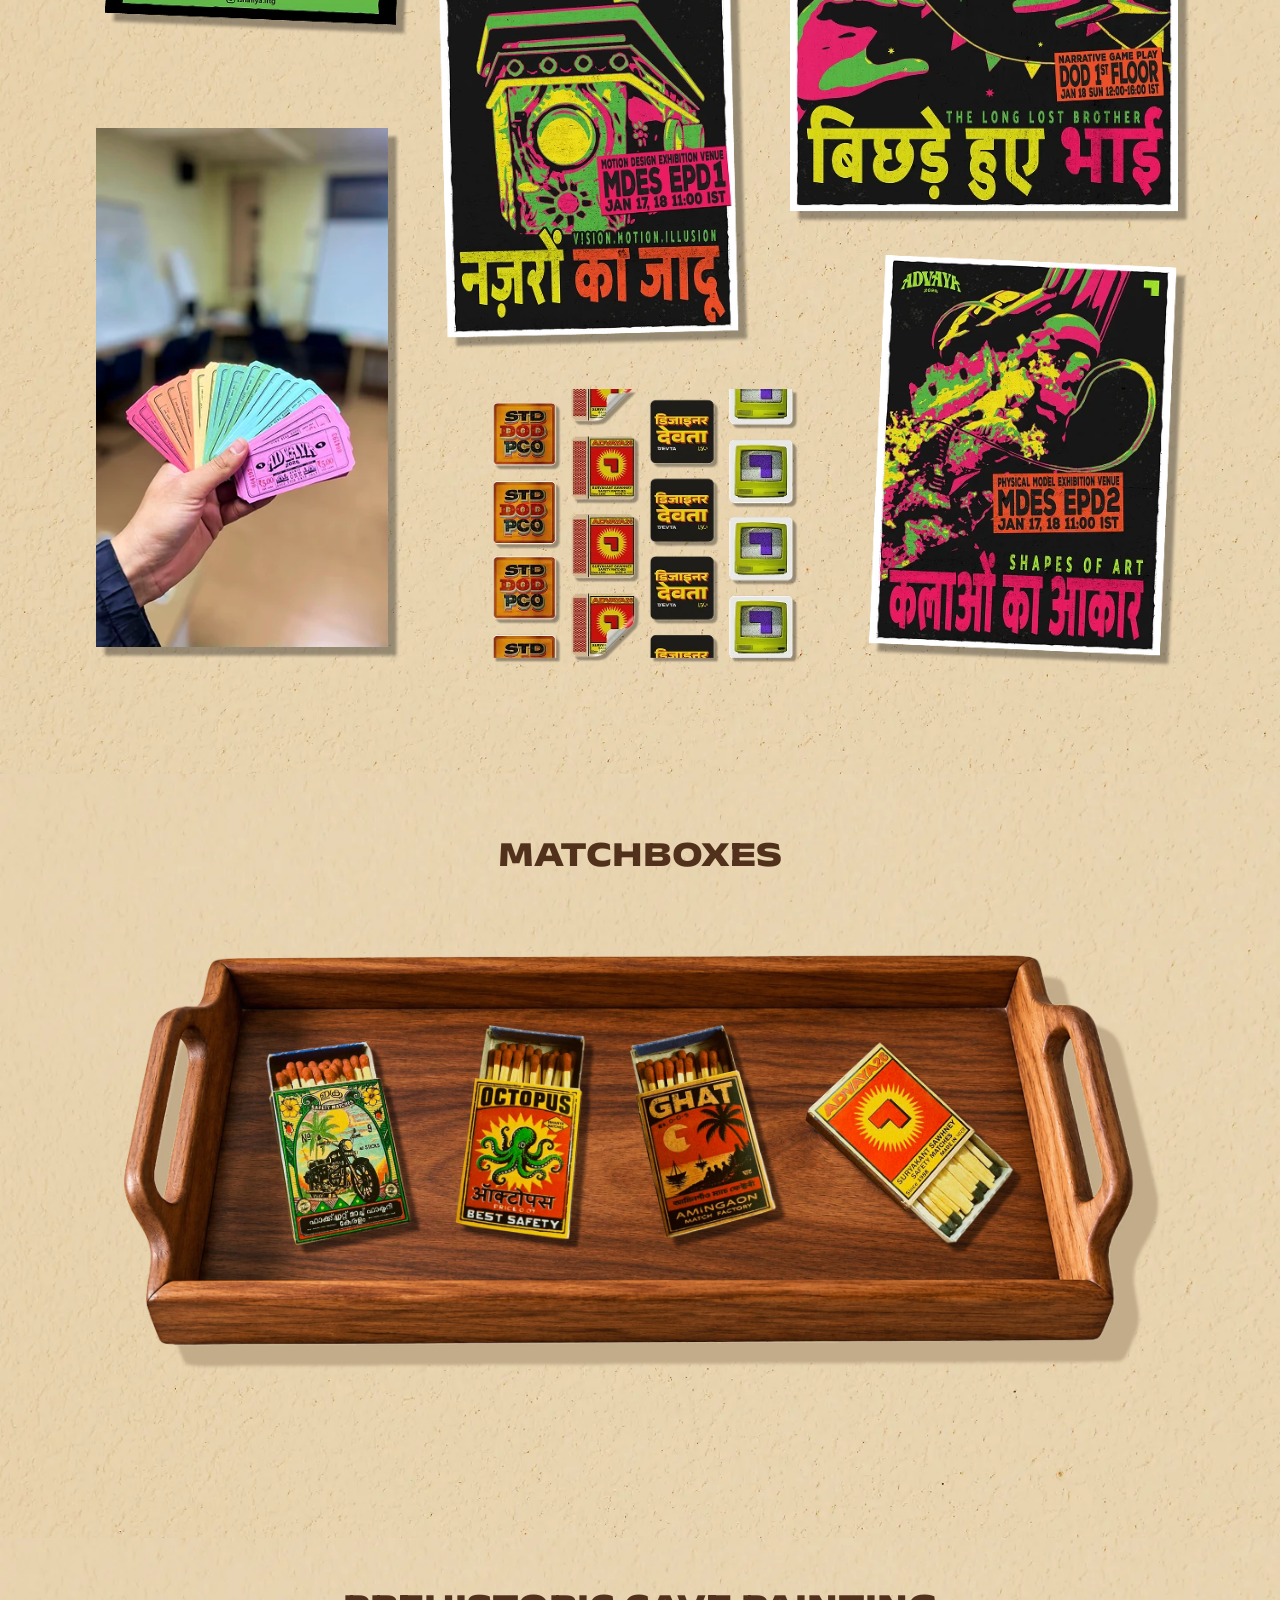
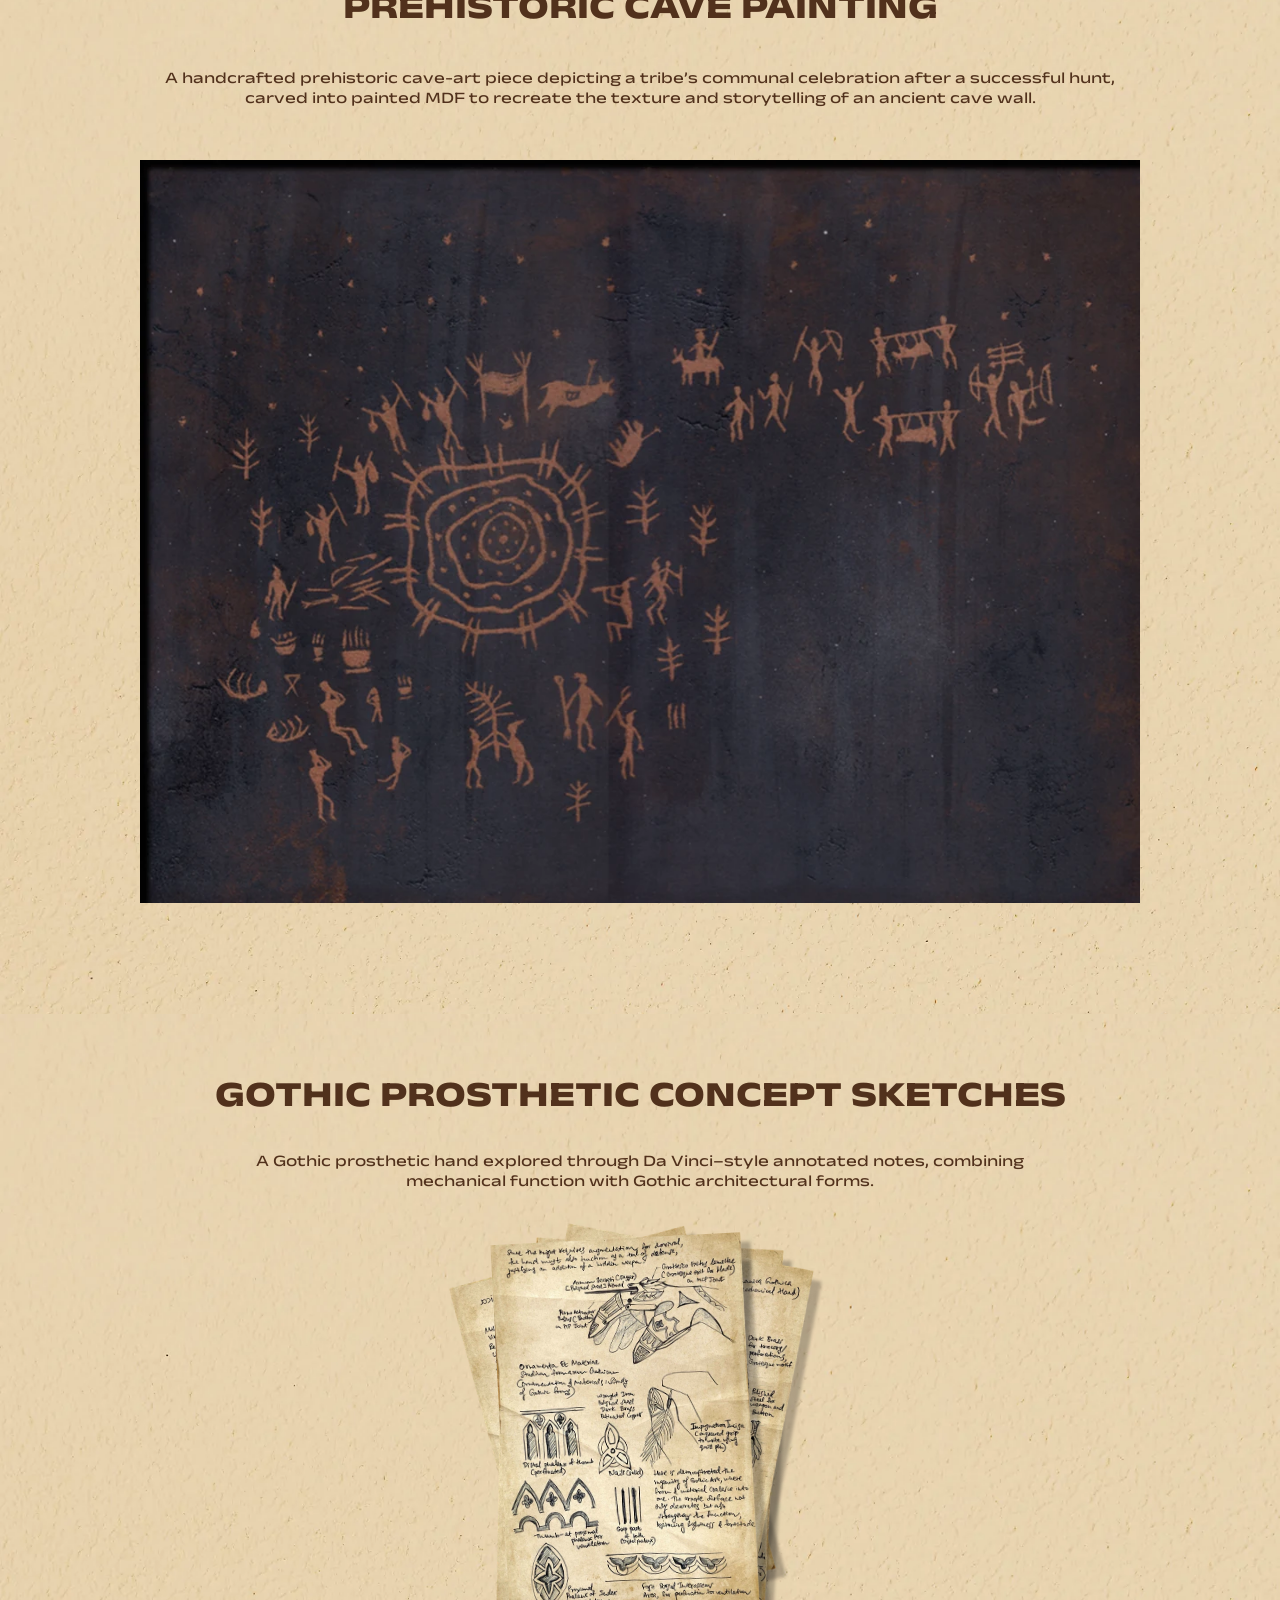
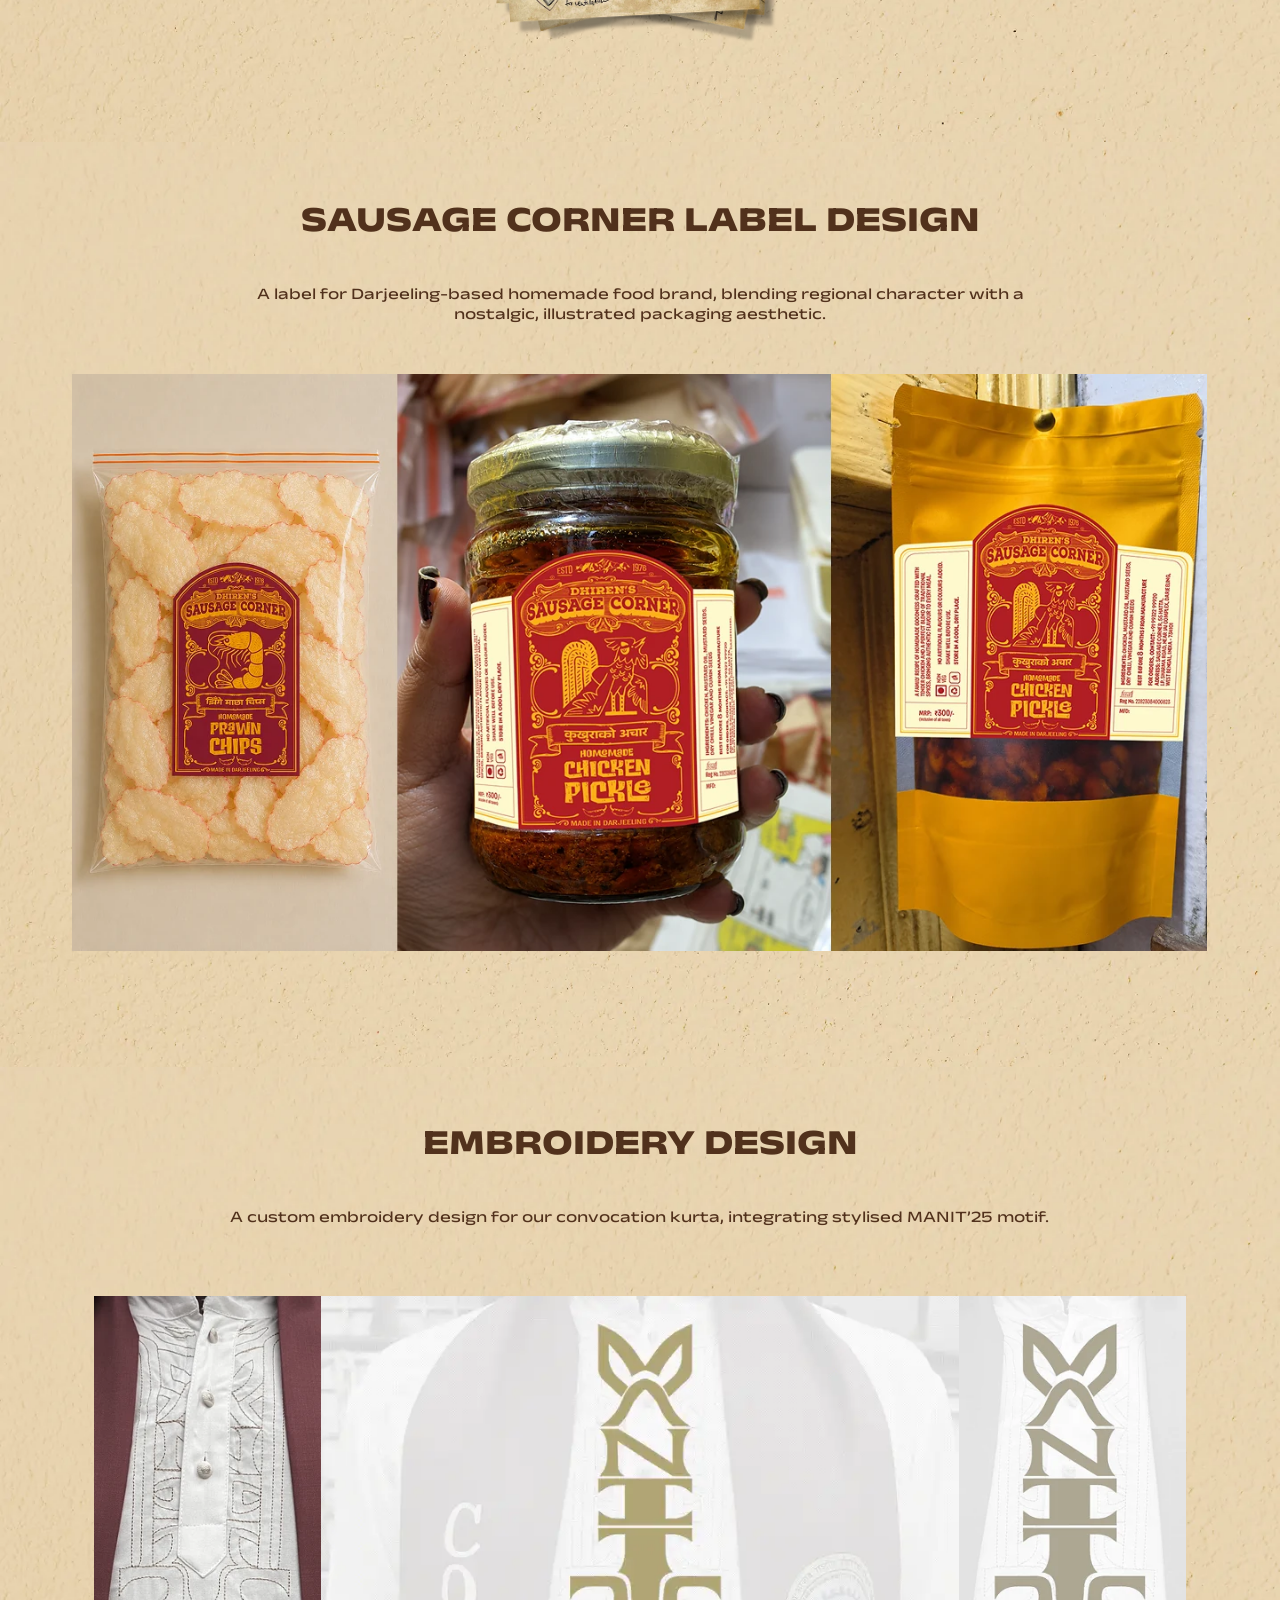
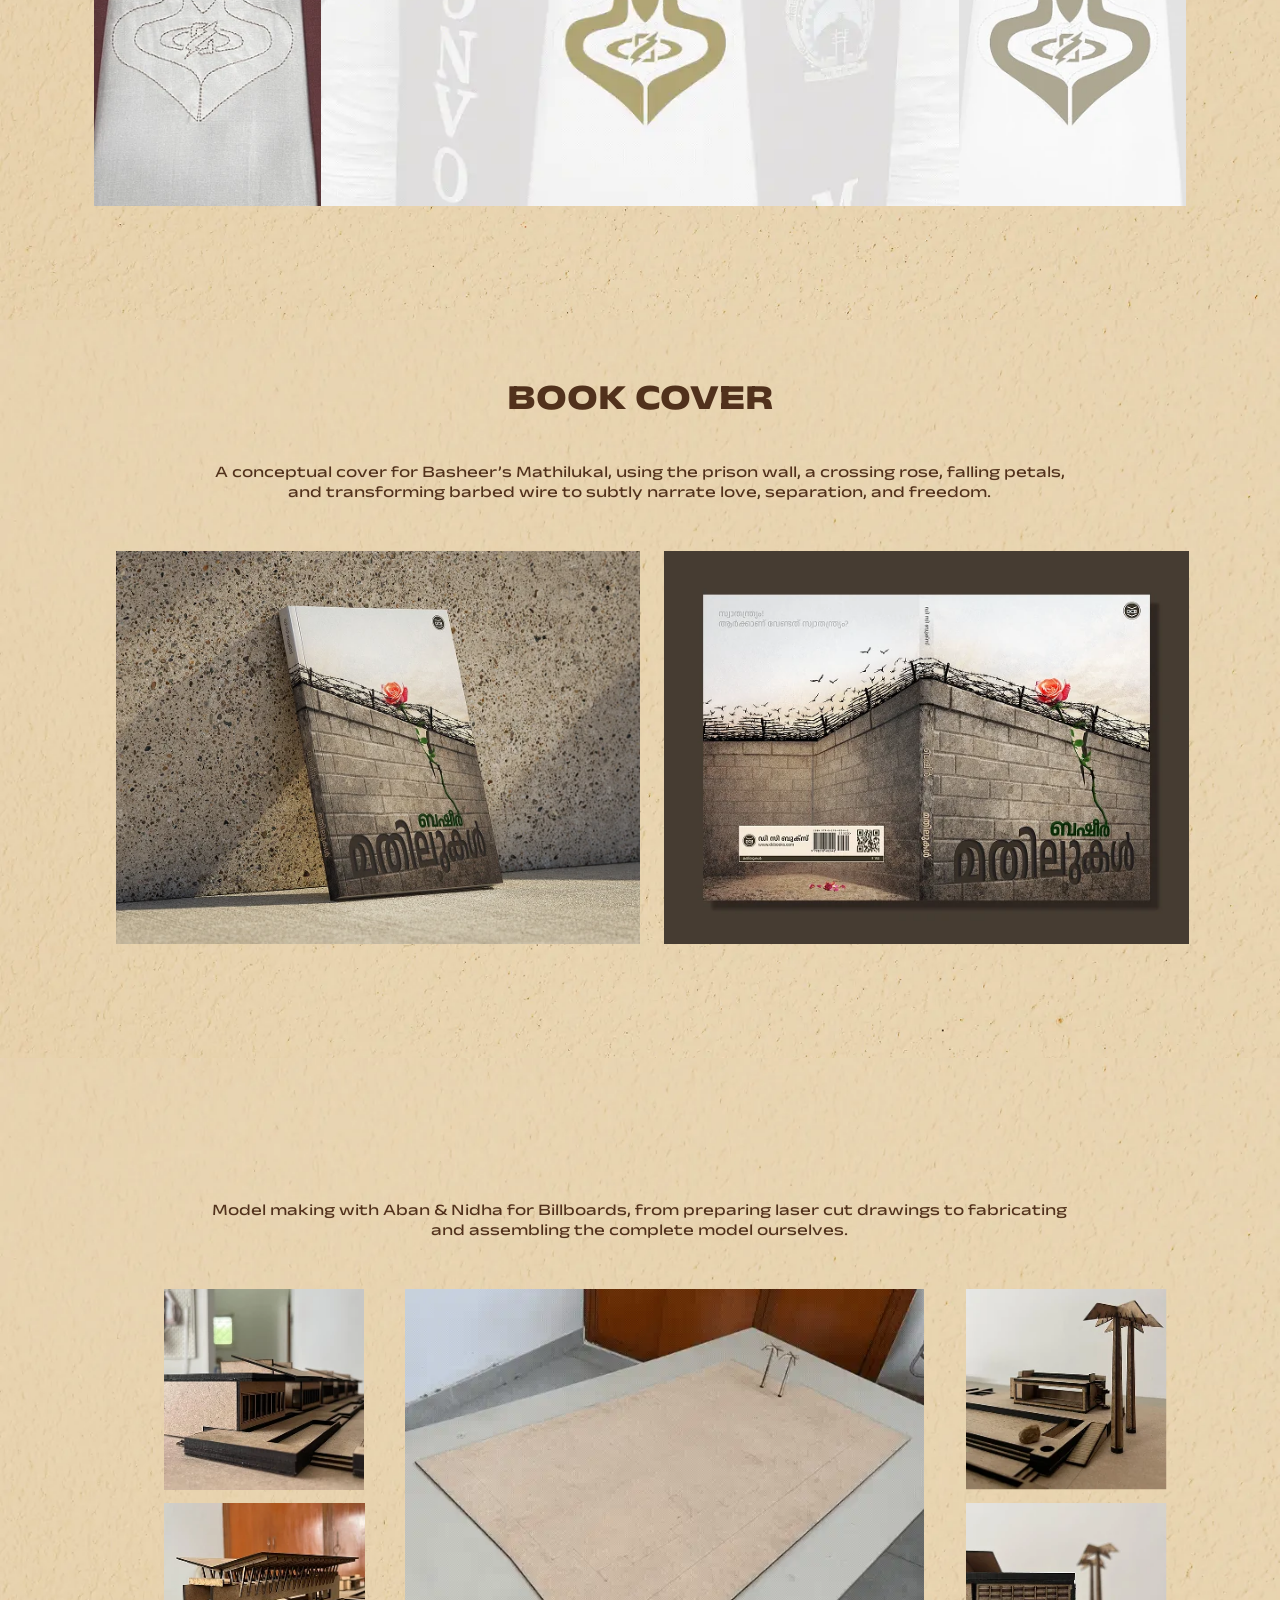
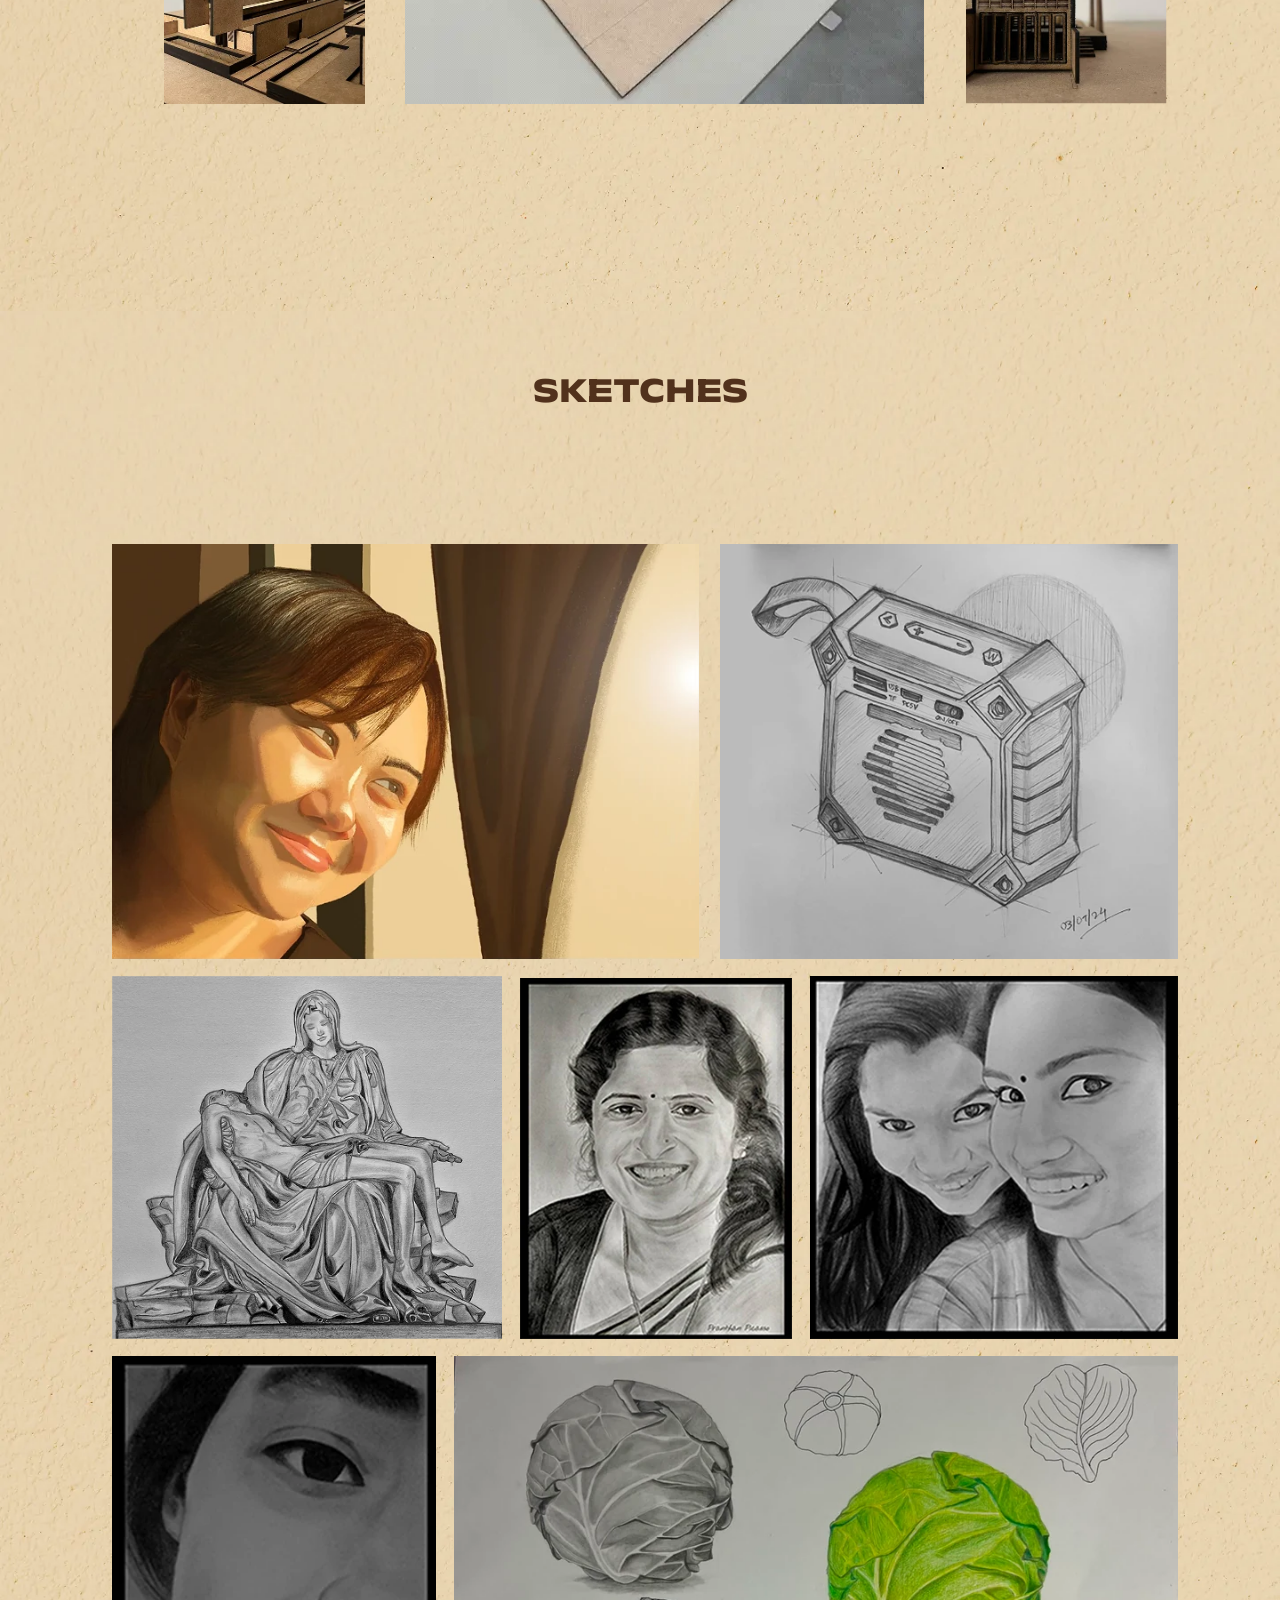
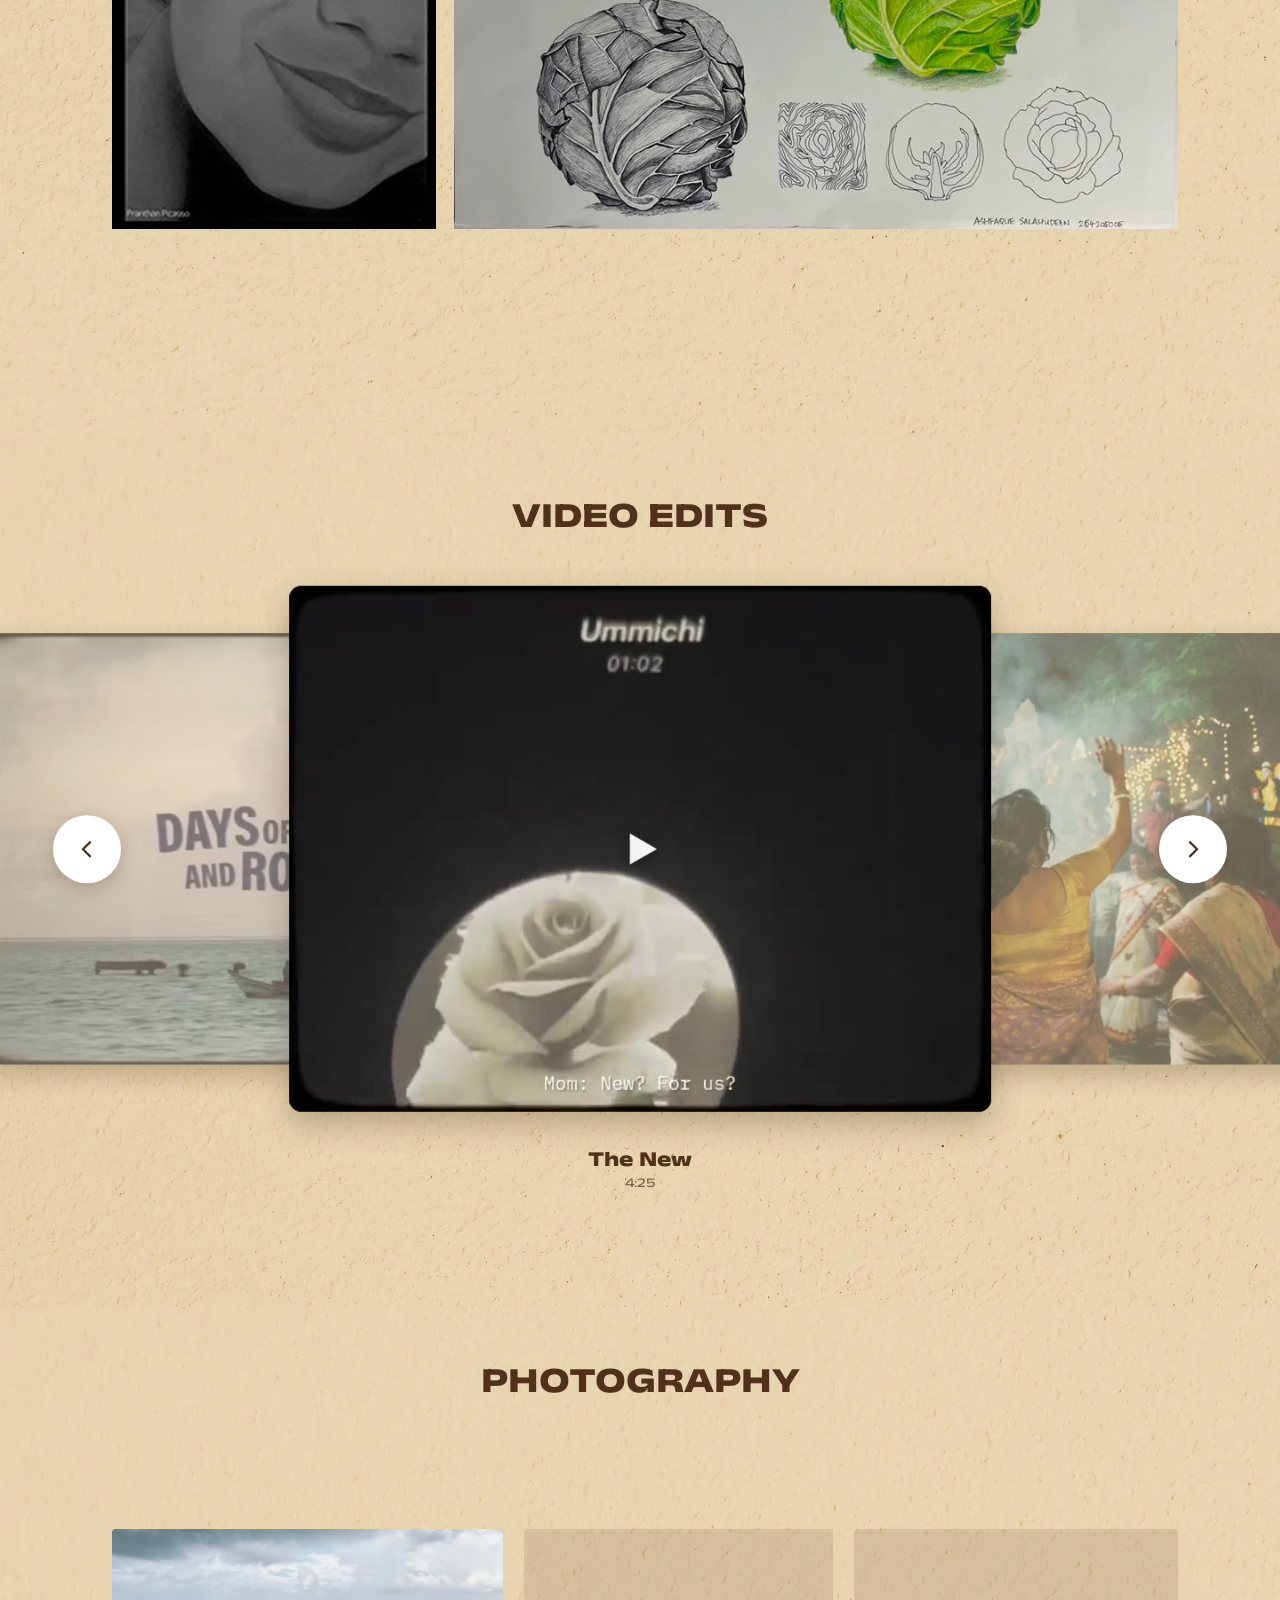
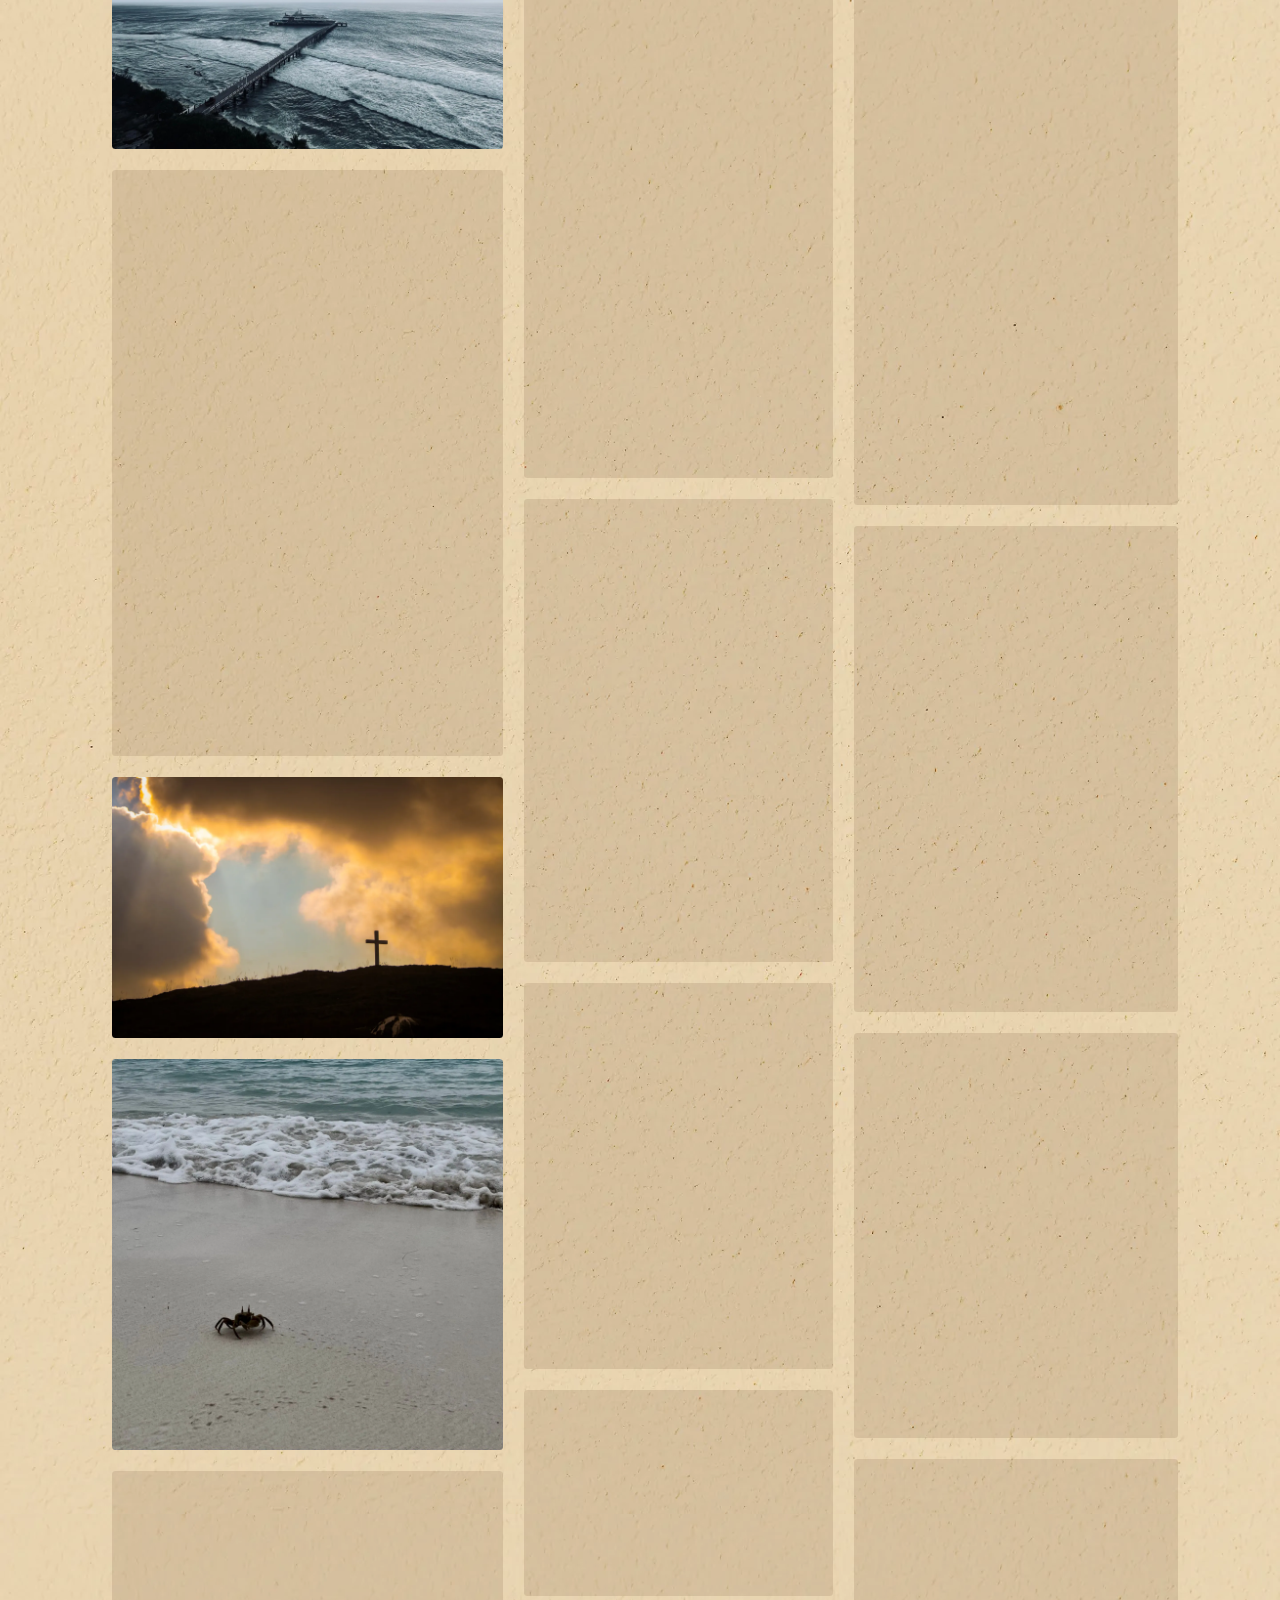
<file: studio.html>
<!doctype html>
<html lang="en">
<head>
  <meta charset="utf-8">
  <meta name="viewport" content="width=device-width, initial-scale=1, viewport-fit=cover">
  <title>My studio | Ashfaque Salahudeen</title>
  <meta name="description" content="A space for things I make just because I want to — graphics, objects, spaces and side quests.">
  <meta name="theme-color" content="#1f56c4">
  <link rel="preconnect" href="https://fonts.googleapis.com"><link rel="preconnect" href="https://fonts.gstatic.com" crossorigin><link rel="stylesheet" href="https://fonts.googleapis.com/css2?family=Fredoka:wght@500;600&family=Inter:wght@400;500&family=Oswald:wght@500;600&display=swap"><link rel="preconnect" href="https://fonts.googleapis.com"><link rel="preconnect" href="https://fonts.gstatic.com" crossorigin><link rel="stylesheet" href="https://fonts.googleapis.com/css2?family=Fredoka:wght@500;600&family=Inter:wght@400;500&family=Oswald:wght@500;600&display=swap"><link rel="preconnect" href="https://fonts.googleapis.com"><link rel="preconnect" href="https://fonts.gstatic.com" crossorigin><link rel="stylesheet" href="https://fonts.googleapis.com/css2?family=Anek+Latin:wdth,wght@125,500;125,600&display=swap"><link rel="preconnect" href="https://fonts.googleapis.com"><link rel="preconnect" href="https://fonts.gstatic.com" crossorigin><link rel="stylesheet" href="https://fonts.googleapis.com/css2?family=Anek+Latin:wdth,wght@125,500;125,600&display=swap"><link rel="preconnect" href="https://fonts.googleapis.com"><link rel="preconnect" href="https://fonts.gstatic.com" crossorigin><link rel="stylesheet" href="https://fonts.googleapis.com/css2?family=Anek+Latin:wdth,wght@125,500;125,600&display=swap"><link rel="preconnect" href="https://fonts.googleapis.com"><link rel="preconnect" href="https://fonts.gstatic.com" crossorigin><link rel="stylesheet" href="https://fonts.googleapis.com/css2?family=Anek+Latin:wdth,wght@125,500;125,600;125,800&display=swap"><link rel="preconnect" href="https://fonts.googleapis.com"><link rel="preconnect" href="https://fonts.gstatic.com" crossorigin><link rel="stylesheet" href="https://fonts.googleapis.com/css2?family=Anek+Latin:wdth,wght@125,500;125,600;125,800&display=swap"><link rel="preconnect" href="https://fonts.googleapis.com"><link rel="preconnect" href="https://fonts.gstatic.com" crossorigin><link rel="stylesheet" href="https://fonts.googleapis.com/css2?family=Anek+Latin:wdth,wght@125,500;125,600;125,800&display=swap"><link rel="stylesheet" href="css/style.css">
  <script>document.documentElement.classList.add('js');</script>
  <link rel="preload" as="image" href="assets/nav/bar-bg.webp">
  <link rel="preload" as="script" href="js/sfx.js">
  <link rel="preload" as="script" href="js/main.js">
  <link rel="preload" as="script" href="js/studio.js">
  <link rel="icon" href="favicon.ico" sizes="any">
  <link rel="icon" type="image/png" sizes="32x32" href="assets/icons/favicon-32.png">
  <link rel="icon" type="image/png" sizes="192x192" href="assets/icons/icon-192.png">
  <link rel="apple-touch-icon" href="assets/icons/apple-touch-icon.png">
</head>
<body class="page-studio">

  <a class="skip" href="#main">Skip to content</a>

  <header class="nav" id="nav">
    <div class="nav__canvas">
      <img class="nav__bg" src="assets/nav/bar-bg.webp" alt="" decoding="async">
      <div class="fringe" aria-hidden="true"></div>
      <!-- fringe + tassels hanging from the bar: their tops stay fixed and the lower part swings when the cursor / a finger runs through them -->
      <span class="tassel" style="--x:3" aria-hidden="true"><i class="tk"><img src="assets/nav/tassel-knob.webp" alt="" width="23" height="8"></i><i class="ts"><img src="assets/nav/tassel-skirt.webp" alt="" width="23" height="31"></i></span>
      <span class="tassel" style="--x:144" aria-hidden="true"><i class="tk"><img src="assets/nav/tassel-knob.webp" alt="" width="23" height="8"></i><i class="ts"><img src="assets/nav/tassel-skirt.webp" alt="" width="23" height="31"></i></span>
      <span class="tassel" style="--x:285" aria-hidden="true"><i class="tk"><img src="assets/nav/tassel-knob.webp" alt="" width="23" height="8"></i><i class="ts"><img src="assets/nav/tassel-skirt.webp" alt="" width="23" height="31"></i></span>
      <span class="tassel" style="--x:426" aria-hidden="true"><i class="tk"><img src="assets/nav/tassel-knob.webp" alt="" width="23" height="8"></i><i class="ts"><img src="assets/nav/tassel-skirt.webp" alt="" width="23" height="31"></i></span>
      <span class="tassel" style="--x:567" aria-hidden="true"><i class="tk"><img src="assets/nav/tassel-knob.webp" alt="" width="23" height="8"></i><i class="ts"><img src="assets/nav/tassel-skirt.webp" alt="" width="23" height="31"></i></span>
      <span class="tassel" style="--x:708" aria-hidden="true"><i class="tk"><img src="assets/nav/tassel-knob.webp" alt="" width="23" height="8"></i><i class="ts"><img src="assets/nav/tassel-skirt.webp" alt="" width="23" height="31"></i></span>
      <span class="tassel" style="--x:849" aria-hidden="true"><i class="tk"><img src="assets/nav/tassel-knob.webp" alt="" width="23" height="8"></i><i class="ts"><img src="assets/nav/tassel-skirt.webp" alt="" width="23" height="31"></i></span>
      <span class="tassel" style="--x:990" aria-hidden="true"><i class="tk"><img src="assets/nav/tassel-knob.webp" alt="" width="23" height="8"></i><i class="ts"><img src="assets/nav/tassel-skirt.webp" alt="" width="23" height="31"></i></span>
      <span class="tassel" style="--x:1131" aria-hidden="true"><i class="tk"><img src="assets/nav/tassel-knob.webp" alt="" width="23" height="8"></i><i class="ts"><img src="assets/nav/tassel-skirt.webp" alt="" width="23" height="31"></i></span>
      <span class="tassel" style="--x:1272" aria-hidden="true"><i class="tk"><img src="assets/nav/tassel-knob.webp" alt="" width="23" height="8"></i><i class="ts"><img src="assets/nav/tassel-skirt.webp" alt="" width="23" height="31"></i></span>
      <span class="tassel" style="--x:1413" aria-hidden="true"><i class="tk"><img src="assets/nav/tassel-knob.webp" alt="" width="23" height="8"></i><i class="ts"><img src="assets/nav/tassel-skirt.webp" alt="" width="23" height="31"></i></span>

      <a class="nav__item cv" href="assets/CV_Ashfaque_Salahudeen.pdf" target="_blank" rel="noopener" style="--x:28;--y:9;--w:196" aria-label="CV box — open my CV">
        <img class="cv__closed" src="assets/nav/cv-closed.webp" alt="" decoding="async">
        <img fetchpriority="low" class="cv__open" src="assets/nav/cv-open.webp" alt="" decoding="async">
        <img fetchpriority="low" class="cv__pressed" src="assets/nav/cv-pressed.webp" alt="" decoding="async">
      </a>

      <button class="nav__toggle" type="button" aria-expanded="false" aria-controls="navlinks" aria-label="Menu"><span></span></button>

      <nav class="nav__links" id="navlinks" aria-label="Primary">
        <a class="nav__item btn" href="about.html"    style="--x:275;--y:19;--w:140"><img src="assets/nav/about.webp"    alt="About me"><img fetchpriority="low" class="h" src="assets/nav/about-hover.webp"    alt=""><img fetchpriority="low" class="p" src="assets/nav/about-pressed.webp"    alt=""></a>
        <a class="nav__item btn" href="index.html#projects-board" style="--x:466;--y:19;--w:140"><img src="assets/nav/projects.webp" alt="Projects"><img fetchpriority="low" class="h" src="assets/nav/projects-hover.webp" alt=""><img fetchpriority="low" class="p" src="assets/nav/projects-pressed.webp" alt=""></a>
        <a class="nav__item btn" href="studio.html"  style="--x:836;--y:19;--w:140"><img src="assets/nav/studio.webp"   alt="My studio"><img fetchpriority="low" class="h" src="assets/nav/studio-hover.webp"   alt=""><img fetchpriority="low" class="p" src="assets/nav/studio-pressed.webp"   alt=""></a>
        <a class="nav__item btn" href="index.html#contact" style="--x:1026;--y:19;--w:140"><img src="assets/nav/contact.webp"  alt="Contact"><img fetchpriority="low" class="h" src="assets/nav/contact-hover.webp"  alt=""><img fetchpriority="low" class="p" src="assets/nav/contact-pressed.webp"  alt=""></a>
      </nav>

      <img class="nav__item nimbu" src="assets/nav/nimbu-2.webp" alt="" style="--x:614;--y:-10;--w:65" aria-hidden="true">
      <img class="nav__item nimbu" src="assets/nav/nimbu-1.webp" alt="" style="--x:761;--y:-10;--w:65" aria-hidden="true">

      <a class="nav__item tv" href="index.html#top" style="--x:676;--y:1;--w:88" aria-label="Home">
        <img src="assets/nav/tv.webp" alt=""><img fetchpriority="low" class="h" src="assets/nav/tv-hover.webp" alt=""><img fetchpriority="low" class="p" src="assets/nav/tv-pressed.webp" alt="">
      </a>

      <div class="nav__item mirror" style="--x:1186;--y:1;--w:233" tabindex="0" role="img" aria-label="You don't need this, you look amazing!">
        <img src="assets/nav/mirror.webp" alt="">
        <img class="mirror__text" src="assets/nav/mirror-text.webp" alt="">
      </div>
    </div>
  </header>

  <main id="main" class="studio2">
    <h1 class="sr">My Studio</h1>
    <section class="ss ss--intro" id="intro" style="--h:2032">
      <div class="ss__in">
        <figure class="it " style="--x:343;--y:113;--w:754;--h:252"><img src="assets/studio/my-studio-title-banner.webp" alt="My Studio" loading="lazy" decoding="async" onerror="this.parentNode.classList.add('miss');this.remove()"><figcaption>my-studio-title-banner.webp</figcaption></figure>
        <p class="tx kick" style="--x:459;--y:429;--w:523;--h:35">A SPACE FOR THINGS I MAKE</p>
        <p class="tx kick2" style="--x:459;--y:464;--w:523;--h:38">JUST BECAUSE I WANT TO!</p>
        <p class="tx sub" style="--x:350;--y:546;--w:741;--h:52">From tinkering and DIYs to experiments in graphics, objects, games, and everything in between.</p>
        <figure class="it obj o-peg" style="--x:360;--y:696;--w:721;--h:541"><img src="assets/studio/pegboard-photo.webp" alt="Custom pegboard" loading="lazy" decoding="async" onerror="this.parentNode.classList.add('miss');this.remove()"><figcaption>pegboard-photo.webp</figcaption></figure>
        <figure class="it " style="--x:0;--y:1213;--w:1441;--h:819"><img src="assets/studio/desk-scene.webp" alt="My desk" loading="lazy" decoding="async" onerror="this.parentNode.classList.add('miss');this.remove()"><figcaption>desk-scene.webp</figcaption></figure>
        <figure class="it " style="--x:1016.6;--y:788.6;--w:283;--h:590"><img src="assets/studio/shoe-rack-mirror-door.webp" alt="Mirror door" loading="lazy" decoding="async" onerror="this.parentNode.classList.add('miss');this.remove()"><figcaption>shoe-rack-mirror-door.webp</figcaption></figure>
        <figure class="it " style="--x:101.5;--y:798.5;--w:334;--h:268"><img src="assets/studio/pegboard-card.webp" alt="" loading="lazy" decoding="async" onerror="this.parentNode.classList.add('miss');this.remove()"><figcaption>pegboard-card.webp</figcaption></figure>
        <figure class="it " style="--x:1241.5;--y:1219.7;--w:187;--h:292"><img src="assets/studio/shoe-rack-card.webp" alt="" loading="lazy" decoding="async" onerror="this.parentNode.classList.add('miss');this.remove()"><figcaption>shoe-rack-card.webp</figcaption></figure>
        <figure class="it " style="--x:13;--y:1178;--w:354;--h:352"><img src="assets/studio/organiser-card.webp" alt="" loading="lazy" decoding="async" onerror="this.parentNode.classList.add('miss');this.remove()"><figcaption>organiser-card.webp</figcaption></figure>
        <figure class="it obj o-org" style="--x:162.6;--y:1478;--w:189;--h:160"><img src="assets/studio/organiser.webp" alt="" loading="lazy" decoding="async" onerror="this.parentNode.classList.add('miss');this.remove()"><figcaption>organiser.webp</figcaption></figure>
        <figure class="it " style="--x:79;--y:1701;--w:266;--h:335"><img src="assets/studio/coconut-card.webp" alt="" loading="lazy" decoding="async" onerror="this.parentNode.classList.add('miss');this.remove()"><figcaption>coconut-card.webp</figcaption></figure>
        <figure class="it obj o-coc" style="--x:120;--y:1656;--w:155;--h:98"><img src="assets/studio/coconut.webp" alt="" loading="lazy" decoding="async" onerror="this.parentNode.classList.add('miss');this.remove()"><figcaption>coconut.webp</figcaption></figure>
        <a href="https://www.instagram.com/p/DVwJYvkEi8H" target="_blank" rel="noopener" class="hot h-peg" style="--x:315;--y:660;--w:810;--h:613" aria-label="Custom pegboard"><span class="hot__chip">WATCH VIDEO</span></a>
        <a href="https://drive.google.com/file/d/12WtRwzPslfUU8f5vfh4WvDdYKlf9-bwZ/view?usp=sharing" target="_blank" rel="noopener" class="hot h-org" style="--x:152;--y:1468;--w:213;--h:172" aria-label="Modular table organiser"><span class="hot__chip">SEE MORE</span></a>
        <a href="https://drive.google.com/file/d/1HZjh0eR8Gl1xAY8wpfsx0Mv67ZaX_gDr/view?usp=sharing" target="_blank" rel="noopener" class="hot h-coc" style="--x:92;--y:1676;--w:214;--h:163" aria-label="Coconut desk companion"><span class="hot__chip">SEE MORE</span></a>
      </div>
    </section>
    <section class="ss ss--room" id="room" style="--h:1026">
      <div class="ss__in">
        <figure class="it " style="--x:-1;--y:0;--w:1443;--h:1226"><img src="assets/studio/room-wall.webp" alt="" loading="lazy" decoding="async" onerror="this.parentNode.classList.add('miss');this.remove()"><figcaption>room-wall.webp</figcaption></figure>
        <h2 class="tx h" style="--x:589;--y:290;--w:263;--h:38">SIDE QUESTS</h2>
        <div class="roomfit">
        <figure class="it " style="--x:62.5;--y:131;--w:1315;--h:989"><img src="assets/studio/room.webp" alt="" loading="lazy" decoding="async" onerror="this.parentNode.classList.add('miss');this.remove()"><figcaption>room.webp</figcaption></figure>
        <figure class="it lbl" style="--x:360;--y:275.5;--w:199;--h:15"><img src="assets/studio/label-matchbox.webp" alt="Matchbox lamp" width="199" height="15" loading="lazy" decoding="async"></figure>
        <figure class="it lbl" style="--x:871.3;--y:275.5;--w:218;--h:15"><img src="assets/studio/label-metallica.webp" alt="Metallica t-shirt" width="218" height="15" loading="lazy" decoding="async"></figure>
        <figure class="it obj o-mb" style="--x:287;--y:324;--w:346;--h:472"><img src="assets/studio/matchbox-lamp.webp" alt="Matchbox lamp" loading="lazy" decoding="async" onerror="this.parentNode.classList.add('miss');this.remove()"><figcaption>matchbox-lamp.webp</figcaption></figure>
        <figure class="it obj o-ts" style="--x:812;--y:317;--w:343;--h:502"><img src="assets/studio/tshirt-metallica.webp" alt="Metallica t-shirt" loading="lazy" decoding="async" onerror="this.parentNode.classList.add('miss');this.remove()"><figcaption>tshirt-metallica.webp</figcaption></figure>
        <figure class="it obj o-eg" style="--x:401;--y:801.5;--w:612;--h:209"><img src="assets/studio/egyptian-game.webp" alt="The Game of Khenti" loading="lazy" decoding="async" onerror="this.parentNode.classList.add('miss');this.remove()"><figcaption>egyptian-game.webp</figcaption></figure>
        <figure class="it lbl khentit" style="--x:793;--y:944;--w:267;--h:83"><img src="assets/studio/title-khenti.webp" alt="The Game of Khenti" width="267" height="83" loading="lazy" decoding="async"></figure>
        <a href="https://www.instagram.com/p/DYPjQ-hymaJ" target="_blank" rel="noopener" class="hot roomhot h-mb" style="--x:238;--y:319;--w:444;--h:482" aria-label="Matchbox lamp"><span class="hot__chip">VIEW</span></a>
        <button type="button" class="hot roomhot h-ts" style="--x:772;--y:286;--w:423;--h:540" aria-label="Metallica t-shirt"><span class="hot__chip">VIEW</span></button>
        <button type="button" class="hot roomhot h-eg" style="--x:357;--y:792.4;--w:700;--h:225.3" aria-label="The Game of Khenti"><span class="hot__chip">VIEW</span></button>
        </div>
      </div>
    </section>
    <section class="ss ss--gal" id="posters" style="--h:1442">
      <div class="ss__in">
        <h2 class="tx h" style="--x:624;--y:151;--w:187;--h:38">POSTERS</h2>
        <figure class="it hv" style="--x:967;--y:336.3;--w:362.6;--h:483.5"><img src="assets/studio/poster-aavesham-a4.webp" alt="" loading="lazy" decoding="async" onerror="this.parentNode.classList.add('miss');this.remove()"><figcaption>poster-aavesham-a4.webp</figcaption></figure>
        <figure class="it hv" style="--x:538;--y:336.6;--w:323;--h:457"><img src="assets/studio/poster-gta-mact-a3.webp" alt="" loading="lazy" decoding="async" onerror="this.parentNode.classList.add('miss');this.remove()"><figcaption>poster-gta-mact-a3.webp</figcaption></figure>
        <figure class="it hv" style="--x:110.7;--y:364.5;--w:361.6;--h:483.4"><img src="assets/studio/poster-nebulakal-a4.webp" alt="" loading="lazy" decoding="async" onerror="this.parentNode.classList.add('miss');this.remove()"><figcaption>poster-nebulakal-a4.webp</figcaption></figure>
        <figure class="it hv" style="--x:966.8;--y:864.6;--w:361.6;--h:483.4"><img src="assets/studio/poster-final-theme.webp" alt="" loading="lazy" decoding="async" onerror="this.parentNode.classList.add('miss');this.remove()"><figcaption>poster-final-theme.webp</figcaption></figure>
        <figure class="it hv" style="--x:539;--y:865;--w:322;--h:455"><img src="assets/studio/poster-catharsis.webp" alt="" loading="lazy" decoding="async" onerror="this.parentNode.classList.add('miss');this.remove()"><figcaption>poster-catharsis.webp</figcaption></figure>
        <figure class="it hv" style="--x:110;--y:892.7;--w:361.6;--h:483.4"><img src="assets/studio/poster-mata-a4.webp" alt="" loading="lazy" decoding="async" onerror="this.parentNode.classList.add('miss');this.remove()"><figcaption>poster-mata-a4.webp</figcaption></figure>
      </div>
    </section>
    <section class="ss ss--gal" id="advaya" style="--h:1560">
      <div class="ss__in">
        <h2 class="tx h" style="--x:374;--y:57;--w:692;--h:38">ADVAYA 2026 PRINT COLLATERALS</h2>
        <p class="tx keyarts" style="--x:420;--y:132;--w:600;--h:20">KEY ARTS: DHRUVA INGALE</p>
        <figure class="it hv" style="--x:845;--y:249;--w:466;--h:337.5"><img src="assets/studio/advaya-visual-exh-insta-post.webp" alt="" loading="lazy" decoding="async" onerror="this.parentNode.classList.add('miss');this.remove()"><figcaption>advaya-visual-exh-insta-post.webp</figcaption></figure>
        <figure class="it hv" style="--x:117.6;--y:265;--w:359.5;--h:468.7"><img src="assets/studio/advaya-insta-post-1.webp" alt="" loading="lazy" decoding="async" onerror="this.parentNode.classList.add('miss');this.remove()"><figcaption>advaya-insta-post-1.webp</figcaption></figure>
        <figure class="it hv" style="--x:506;--y:266;--w:305;--h:305"><img src="assets/studio/advaya-card.webp" alt="" loading="lazy" decoding="async" onerror="this.parentNode.classList.add('miss');this.remove()"><figcaption>advaya-card.webp</figcaption></figure>
        <figure class="it hv" style="--x:886;--y:619;--w:455;--h:322"><img src="assets/studio/advaya-bichhde-hue-bhai-insta-post.webp" alt="" loading="lazy" decoding="async" onerror="this.parentNode.classList.add('miss');this.remove()"><figcaption>advaya-bichhde-hue-bhai-insta-post.webp</figcaption></figure>
        <figure class="it hv" style="--x:492.4;--y:623;--w:352;--h:463"><img src="assets/studio/advaya-video-exh-insta-post.webp" alt="" loading="lazy" decoding="async" onerror="this.parentNode.classList.add('miss');this.remove()"><figcaption>advaya-video-exh-insta-post.webp</figcaption></figure>
        <figure class="it hv" style="--x:108;--y:828;--w:342;--h:608"><img src="assets/studio/advaya-whatsapp-image.webp" alt="" loading="lazy" decoding="async" onerror="this.parentNode.classList.add('miss');this.remove()"><figcaption>advaya-whatsapp-image.webp</figcaption></figure>
        <figure class="it hv" style="--x:977.5;--y:973.9;--w:360;--h:469"><img src="assets/studio/advaya-phy-model-exh-insta-post.webp" alt="" loading="lazy" decoding="async" onerror="this.parentNode.classList.add('miss');this.remove()"><figcaption>advaya-phy-model-exh-insta-post.webp</figcaption></figure>
        <figure class="it hv" style="--x:544;--y:1127;--w:364;--h:309"><img src="assets/studio/advaya-insta-post-3.webp" alt="" loading="lazy" decoding="async" onerror="this.parentNode.classList.add('miss');this.remove()"><figcaption>advaya-insta-post-3.webp</figcaption></figure>
      </div>
    </section>
    <section class="ss ss--gal" id="matchboxes" style="--h:860">
      <div class="ss__in">
        <h2 class="tx h" style="--x:582;--y:69;--w:277;--h:38">MATCHBOXES</h2>
        <div class="it mbset" style="--x:110.85;--y:124;--w:1219.8;--h:598">
          <img class="mbset__tray" src="assets/studio/matchboxes/tray.webp" alt="" loading="lazy" decoding="async">
          <img class="mbset__box" src="assets/studio/matchboxes/mb-motorcycle.webp" alt="Motorcycle matchbox" style="left:15.487%;top:29.507%;width:14.380%" loading="lazy" decoding="async">
          <img class="mbset__box" src="assets/studio/matchboxes/mb-octopus.webp" alt="Octopus matchbox" style="left:32.919%;top:26.531%;width:12.991%" loading="lazy" decoding="async">
          <img class="mbset__box" src="assets/studio/matchboxes/mb-ghat.webp" alt="Ghat matchbox" style="left:49.055%;top:26.637%;width:14.484%" loading="lazy" decoding="async">
          <img class="mbset__box" src="assets/studio/matchboxes/mb-advaya.webp" alt="Advaya matchbox" style="left:65.170%;top:29.748%;width:20.194%" loading="lazy" decoding="async">
        </div>
      </div>
    </section>
    <section class="ss ss--gal" id="prehistoric-cave-painting" style="--h:1210">
      <div class="ss__in">
        <h2 class="tx h" style="--x:429;--y:55;--w:582;--h:38">PREHISTORIC CAVE PAINTING</h2>
        <p class="tx cap" style="--x:152;--y:146;--w:1137;--h:44">A handcrafted prehistoric cave-art piece depicting a tribe’s communal celebration after a successful hunt, carved into painted MDF to recreate the texture and storytelling of an ancient cave wall.</p>
        <figure class="it " style="--x:158;--y:250;--w:1125;--h:836"><img src="assets/studio/cave-painting.webp" alt="" loading="lazy" decoding="async" onerror="this.parentNode.classList.add('miss');this.remove()"><figcaption>cave-painting.webp</figcaption></figure>
      </div>
    </section>
    <section class="ss ss--gal" id="gothic-prosthetic" style="--h:820">
      <div class="ss__in">
        <h2 class="tx h" style="--x:304;--y:69;--w:832;--h:38">GOTHIC PROSTHETIC CONCEPT SKETCHES</h2>
        <p class="tx cap" style="--x:243;--y:155;--w:955;--h:44">A Gothic prosthetic hand explored through Da Vinci–style annotated notes, combining mechanical function with Gothic architectural forms.</p>
        <div class="papers" id="papers" tabindex="0" role="group" aria-label="Five sheets of Gothic prosthetic sketches. Hover or tap to spread them out.">
          <img class="paper" src="assets/studio/paper-1.webp" alt="" style="--n:1;--r0:-9deg;--x0:-16;--sx:-500;--sr:-3.5deg;--z:1" loading="lazy" decoding="async" draggable="false">
          <img class="paper" src="assets/studio/paper-2.webp" alt="" style="--n:2;--r0:6deg;--x0:14;--sx:-250;--sr:-1.5deg;--z:2" loading="lazy" decoding="async" draggable="false">
          <img class="paper" src="assets/studio/paper-3.webp" alt="" style="--n:3;--r0:-3deg;--x0:-6;--sx:0;--sr:0deg;--z:5" loading="lazy" decoding="async" draggable="false">
          <img class="paper" src="assets/studio/paper-4.webp" alt="" style="--n:4;--r0:8deg;--x0:18;--sx:250;--sr:1.5deg;--z:3" loading="lazy" decoding="async" draggable="false">
          <img class="paper" src="assets/studio/paper-5.webp" alt="" style="--n:5;--r0:-5deg;--x0:-12;--sx:500;--sr:3.5deg;--z:4" loading="lazy" decoding="async" draggable="false">
        </div>
      </div>
    </section>
    <section class="ss ss--gal" id="sausage-corner" style="--h:1040">
      <div class="ss__in">
        <h2 class="tx h" style="--x:385;--y:65;--w:665;--h:38">SAUSAGE CORNER LABEL DESIGN</h2>
        <p class="tx cap" style="--x:243;--y:159;--w:955;--h:44">A label for Darjeeling-based homemade food brand, blending regional character with a nostalgic, illustrated packaging aesthetic.</p>
        <figure class="it " style="--x:81;--y:260;--w:1277;--h:650"><img src="assets/studio/sausage-labels.webp" alt="Sausage Corner labels" loading="lazy" decoding="async" onerror="this.parentNode.classList.add('miss');this.remove()"><figcaption>sausage-labels.webp</figcaption></figure>
      </div>
    </section>
    <section class="ss ss--gal" id="embroidery" style="--h:960">
      <div class="ss__in">
        <h2 class="tx h" style="--x:507;--y:63;--w:426;--h:38">EMBROIDERY DESIGN</h2>
        <p class="tx cap" style="--x:242;--y:158;--w:955;--h:44">A custom embroidery design for our convocation kurta, integrating stylised MANIT’25 motif.</p>
        <figure class="it " style="--x:105;--y:258;--w:256;--h:574"><img src="assets/studio/embroidery-left.webp" alt="" loading="lazy" decoding="async" onerror="this.parentNode.classList.add('miss');this.remove()"><figcaption>embroidery-left.webp</figcaption></figure>
        <figure class="it " style="--x:361;--y:258;--w:718;--h:574"><img src="assets/studio/embroidery-centre.webp" alt="" loading="lazy" decoding="async" onerror="this.parentNode.classList.add('miss');this.remove()"><figcaption>embroidery-centre.webp</figcaption></figure>
        <figure class="it " style="--x:1079;--y:258;--w:256;--h:574"><img src="assets/studio/embroidery-right.webp" alt="" loading="lazy" decoding="async" onerror="this.parentNode.classList.add('miss');this.remove()"><figcaption>embroidery-right.webp</figcaption></figure>
      </div>
    </section>
    <section class="ss ss--gal" id="book-cover" style="--h:830">
      <div class="ss__in">
        <h2 class="tx h" style="--x:590;--y:65;--w:260;--h:38">BOOK COVER</h2>
        <p class="tx cap" style="--x:222;--y:160;--w:996;--h:44">A conceptual cover for Basheer’s Mathilukal, using the prison wall, a crossing rose, falling petals, and transforming barbed wire to subtly narrate love, separation, and freedom.</p>
        <figure class="it " style="--x:130;--y:260;--w:590;--h:442"><img src="assets/studio/book-cover-mockup.webp" alt="" loading="lazy" decoding="async" onerror="this.parentNode.classList.add('miss');this.remove()"><figcaption>book-cover-mockup.webp</figcaption></figure>
        <figure class="it " style="--x:720;--y:260;--w:645;--h:442"><img src="assets/studio/book-cover-flat.webp" alt="" loading="lazy" decoding="async" onerror="this.parentNode.classList.add('miss');this.remove()"><figcaption>book-cover-flat.webp</figcaption></figure>
      </div>
    </section>
    <section class="ss ss--gal" id="model-making" style="--h:960">
      <div class="ss__in">
        <h2 class="tx h" style="--x:590;--y:65;--w:315;--h:38">MODEL MAKING</h2>
        <p class="tx cap" style="--x:222;--y:160;--w:996;--h:44">Model making with Aban &amp; Nidha for Billboards, from preparing laser cut drawings to fabricating and assembling the complete model ourselves.</p>
        <figure class="it " style="--x:184;--y:260;--w:226;--h:226"><img src="assets/studio/model-photo-1.webp" alt="" loading="lazy" decoding="async" onerror="this.parentNode.classList.add('miss');this.remove()"><figcaption>model-photo-1.webp</figcaption></figure>
        <figure class="it " style="--x:456;--y:260;--w:584;--h:467"><img src="assets/studio/model-video.webp" alt="" loading="lazy" decoding="async" onerror="this.parentNode.classList.add('miss');this.remove()"><figcaption>model-video.webp</figcaption></figure>
        <figure class="it " style="--x:1086.4;--y:260;--w:226.4;--h:226.4"><img src="assets/studio/model-photo-3.webp" alt="" loading="lazy" decoding="async" onerror="this.parentNode.classList.add('miss');this.remove()"><figcaption>model-photo-3.webp</figcaption></figure>
        <figure class="it " style="--x:1086.4;--y:500.6;--w:226.4;--h:226.4"><img src="assets/studio/model-photo-4.webp" alt="" loading="lazy" decoding="async" onerror="this.parentNode.classList.add('miss');this.remove()"><figcaption>model-photo-4.webp</figcaption></figure>
        <figure class="it " style="--x:184.4;--y:501;--w:226;--h:226"><img src="assets/studio/model-photo-2.webp" alt="" loading="lazy" decoding="async" onerror="this.parentNode.classList.add('miss');this.remove()"><figcaption>model-photo-2.webp</figcaption></figure>
      </div>
    </section>
    <section class="ss ss--gal" id="sketches" style="--h:1940">
      <div class="ss__in">
        <h2 class="tx h" style="--x:615;--y:67;--w:211;--h:38">SKETCHES</h2>
        <figure class="it " style="--x:126;--y:262;--w:660;--h:467"><img src="assets/studio/sketch-1.webp" alt="" loading="lazy" decoding="async" onerror="this.parentNode.classList.add('miss');this.remove()"><figcaption>sketch-1.webp</figcaption></figure>
        <figure class="it " style="--x:810;--y:262;--w:515;--h:467"><img src="assets/studio/sketch-2.webp" alt="" loading="lazy" decoding="async" onerror="this.parentNode.classList.add('miss');this.remove()"><figcaption>sketch-2.webp</figcaption></figure>
        <figure class="it " style="--x:126;--y:748;--w:439;--h:408"><img src="assets/studio/sketch-3.webp" alt="" loading="lazy" decoding="async" onerror="this.parentNode.classList.add('miss');this.remove()"><figcaption>sketch-3.webp</figcaption></figure>
        <figure class="it " style="--x:911;--y:748;--w:414;--h:408"><img src="assets/studio/sketch-5.webp" alt="" loading="lazy" decoding="async" onerror="this.parentNode.classList.add('miss');this.remove()"><figcaption>sketch-5.webp</figcaption></figure>
        <figure class="it " style="--x:585;--y:750;--w:306;--h:406"><img src="assets/studio/sketch-4.webp" alt="" loading="lazy" decoding="async" onerror="this.parentNode.classList.add('miss');this.remove()"><figcaption>sketch-4.webp</figcaption></figure>
        <figure class="it " style="--x:126;--y:1175;--w:364;--h:533"><img src="assets/studio/sketch-6.webp" alt="" loading="lazy" decoding="async" onerror="this.parentNode.classList.add('miss');this.remove()"><figcaption>sketch-6.webp</figcaption></figure>
        <figure class="it " style="--x:511;--y:1175;--w:814;--h:533"><img src="assets/studio/sketch-7.webp" alt="" loading="lazy" decoding="async" onerror="this.parentNode.classList.add('miss');this.remove()"><figcaption>sketch-7.webp</figcaption></figure>
      </div>
    </section>
    <section class="ss ss--vreel" id="video-edits" style="--h:980">
      <div class="ss__in">
        <h2 class="tx h" style="--x:594;--y:68;--w:252;--h:38">VIDEO EDITS</h2>
        <div class="vreel" id="vreel"><button type="button" class="vreel__nav vreel__nav--prev" aria-label="Previous video"><svg viewBox="0 0 24 24" width="24" height="24"><path d="M15 5l-7 7 7 7" fill="none" stroke="currentColor" stroke-width="2.4" stroke-linecap="round" stroke-linejoin="round"/></svg></button><div class="vreel__stage"><button type="button" class="vc" data-title="The New" data-dur="4:25" data-src="assets/studio/video/the-new.mp4" style="--ar:1.33333"><img src="assets/studio/video/the-new.jpg" alt="" loading="lazy" draggable="false"><video muted loop playsinline preload="none" poster="assets/studio/video/the-new.jpg"></video><span class="vc__mute" role="button" aria-label="Unmute preview"></span></button><button type="button" class="vc" data-title="1236 Frames of Bisorjon Bela" data-dur="4:07" data-src="assets/studio/video/bisorjon.mp4" style="--ar:1.5"><img src="assets/studio/video/bisorjon.jpg" alt="" loading="lazy" draggable="false"><video muted loop playsinline preload="none" poster="assets/studio/video/bisorjon.jpg"></video><span class="vc__mute" role="button" aria-label="Unmute preview"></span></button><button type="button" class="vc" data-title="Doors of Kochi" data-dur="0:17" data-src="assets/studio/video/doors-of-kochi.mp4" style="--ar:0.563889"><img src="assets/studio/video/doors-of-kochi.jpg" alt="" loading="lazy" draggable="false"><video muted loop playsinline preload="none" poster="assets/studio/video/doors-of-kochi.jpg"></video><span class="vc__mute" role="button" aria-label="Unmute preview"></span></button><button type="button" class="vc" data-title="Onam Promo" data-dur="0:55" data-src="assets/studio/video/onam-promo.mp4" style="--ar:0.563889"><img src="assets/studio/video/onam-promo.jpg" alt="" loading="lazy" draggable="false"><video muted loop playsinline preload="none" poster="assets/studio/video/onam-promo.jpg"></video><span class="vc__mute" role="button" aria-label="Unmute preview"></span></button><button type="button" class="vc" data-title="Ishanya 2026" data-dur="0:28" data-src="assets/studio/video/ishanya-2026.mp4" style="--ar:1.43611"><img src="assets/studio/video/ishanya-2026.jpg" alt="" loading="lazy" draggable="false"><video muted loop playsinline preload="none" poster="assets/studio/video/ishanya-2026.jpg"></video><span class="vc__mute" role="button" aria-label="Unmute preview"></span></button><button type="button" class="vc" data-title="Yezdi" data-dur="0:44" data-src="assets/studio/video/yezdi.mp4" style="--ar:1.77778"><img src="assets/studio/video/yezdi.jpg" alt="" loading="lazy" draggable="false"><video muted loop playsinline preload="none" poster="assets/studio/video/yezdi.jpg"></video><span class="vc__mute" role="button" aria-label="Unmute preview"></span></button><button type="button" class="vc" data-title="Days of Wine and Roses" data-dur="0:42" data-src="assets/studio/video/days-of-wine-and-roses.mp4" style="--ar:1.33333"><img src="assets/studio/video/days-of-wine-and-roses.jpg" alt="" loading="lazy" draggable="false"><video muted loop playsinline preload="none" poster="assets/studio/video/days-of-wine-and-roses.jpg"></video><span class="vc__mute" role="button" aria-label="Unmute preview"></span></button></div><button type="button" class="vreel__nav vreel__nav--next" aria-label="Next video"><svg viewBox="0 0 24 24" width="24" height="24"><path d="M9 5l7 7-7 7" fill="none" stroke="currentColor" stroke-width="2.4" stroke-linecap="round" stroke-linejoin="round"/></svg></button><p class="vreel__title" aria-live="polite"></p></div>
      </div>
    </section>
    <section class="ss ss--gal ss--photo" id="photography" style="--h:4404">
      <div class="ss__in">
        <h2 class="tx h" style="--x:565;--y:61;--w:311;--h:38">PHOTOGRAPHY</h2>
        <div class="phcols" style="--x:126;--y:250;--w:1199">
          <div class="phcol" style="flex:0 0 36.6544%">
            <figure class="ph2" tabindex="0" style="aspect-ratio:1600/900"><img src="assets/studio/photo/p05.webp" alt="Kavaratti, Lakshadweep" width="1600" height="900" loading="lazy" decoding="async"><figcaption>Kavaratti, Lakshadweep</figcaption></figure>
            <figure class="ph2" tabindex="0" style="aspect-ratio:1067/1600"><img src="assets/studio/photo/p19.webp" alt="Laitlum Canyon, Meghalaya" width="1067" height="1600" loading="lazy" decoding="async"><figcaption>Laitlum Canyon, Meghalaya</figcaption></figure>
            <figure class="ph2" tabindex="0" style="aspect-ratio:1600/1067"><img src="assets/studio/photo/p22.webp" alt="Sohra, Meghalaya" width="1600" height="1067" loading="lazy" decoding="async"><figcaption>Sohra, Meghalaya</figcaption></figure>
            <figure class="ph2" tabindex="0" style="aspect-ratio:1600/1600"><img src="assets/studio/photo/p06.webp" alt="Andrott, Lakshadweep" width="1600" height="1600" loading="lazy" decoding="async"><figcaption>Andrott, Lakshadweep</figcaption></figure>
            <figure class="ph2" tabindex="0" style="aspect-ratio:1200/1600"><img src="assets/studio/photo/p09.webp" alt="Ramnagar Fort, Varanasi" width="1200" height="1600" loading="lazy" decoding="async"><figcaption>Ramnagar Fort, Varanasi</figcaption></figure>
            <figure class="ph2" tabindex="0" style="aspect-ratio:1200/1600"><img src="assets/studio/photo/p13.webp" alt="Bhopal, Madhya Pradesh" width="1200" height="1600" loading="lazy" decoding="async"><figcaption>Bhopal, Madhya Pradesh</figcaption></figure>
            <figure class="ph2" tabindex="0" style="aspect-ratio:1600/1016"><img src="assets/studio/photo/p28.webp" alt="Mattancherry Palace, Kochi" width="1600" height="1016" loading="lazy" decoding="async"><figcaption>Mattancherry Palace, Kochi</figcaption></figure>
            <figure class="ph2" tabindex="0" style="aspect-ratio:942/1600"><img src="assets/studio/photo/p26.webp" alt="Amini, Lakshadweep" width="942" height="1600" loading="lazy" decoding="async"><figcaption>Amini, Lakshadweep</figcaption></figure>
          </div>
          <div class="phcol" style="flex:0 0 28.9535%">
            <figure class="ph2" tabindex="0" style="aspect-ratio:738/1312"><img src="assets/studio/photo/p03.webp" alt="Manikarnika Ghat, Varanasi" width="738" height="1312" loading="lazy" decoding="async"><figcaption>Manikarnika Ghat, Varanasi</figcaption></figure>
            <figure class="ph2" tabindex="0" style="aspect-ratio:1067/1600"><img src="assets/studio/photo/p20.webp" alt="Dawki, Meghalaya" width="1067" height="1600" loading="lazy" decoding="async"><figcaption>Dawki, Meghalaya</figcaption></figure>
            <figure class="ph2" tabindex="0" style="aspect-ratio:1280/1600"><img src="assets/studio/photo/p25.webp" alt="Khonoma, Nagaland" width="1280" height="1600" loading="lazy" decoding="async"><figcaption>Khonoma, Nagaland</figcaption></figure>
            <figure class="ph2" tabindex="0" style="aspect-ratio:1600/1067"><img src="assets/studio/photo/p07.webp" alt="Elliot’s Beach, Chennai" width="1600" height="1067" loading="lazy" decoding="async"><figcaption>Elliot’s Beach, Chennai</figcaption></figure>
            <figure class="ph2" tabindex="0" style="aspect-ratio:1556/1600"><img src="assets/studio/photo/p14.webp" alt="Kavaratti Lighthouse, Lakshadweep" width="1556" height="1600" loading="lazy" decoding="async"><figcaption>Kavaratti Lighthouse, Lakshadweep</figcaption></figure>
            <figure class="ph2" tabindex="0" style="aspect-ratio:739/1600"><img src="assets/studio/photo/p08.webp" alt="Ganges, Varanasi" width="739" height="1600" loading="lazy" decoding="async"><figcaption>Ganges, Varanasi</figcaption></figure>
            <figure class="ph2" tabindex="0" style="aspect-ratio:1200/1600"><img src="assets/studio/photo/p16.webp" alt="Bhopal, Madhya Pradesh" width="1200" height="1600" loading="lazy" decoding="async"><figcaption>Bhopal, Madhya Pradesh</figcaption></figure>
            <figure class="ph2" tabindex="0" style="aspect-ratio:1170/1556"><img src="assets/studio/photo/p02.webp" alt="HSR Layout, Bengaluru" width="1170" height="1556" loading="lazy" decoding="async"><figcaption>HSR Layout, Bengaluru</figcaption></figure>
          </div>
          <div class="phcol" style="flex:0 0 30.3887%">
            <figure class="ph2" tabindex="0" style="aspect-ratio:900/1600"><img src="assets/studio/photo/p18.webp" alt="Smit Market, Meghalaya" width="900" height="1600" loading="lazy" decoding="async"><figcaption>Smit Market, Meghalaya</figcaption></figure>
            <figure class="ph2" tabindex="0" style="aspect-ratio:1067/1600"><img src="assets/studio/photo/p21.webp" alt="Mawkdok Valley, Meghalaya" width="1067" height="1600" loading="lazy" decoding="async"><figcaption>Mawkdok Valley, Meghalaya</figcaption></figure>
            <figure class="ph2" tabindex="0" style="aspect-ratio:1280/1600"><img src="assets/studio/photo/p04.webp" alt="Kavaratti, Lakshadweep" width="1280" height="1600" loading="lazy" decoding="async"><figcaption>Kavaratti, Lakshadweep</figcaption></figure>
            <figure class="ph2" tabindex="0" style="aspect-ratio:1170/1463"><img src="assets/studio/photo/p12.webp" alt="Dashashwamedh Ghat, Varanasi" width="1170" height="1463" loading="lazy" decoding="async"><figcaption>Dashashwamedh Ghat, Varanasi</figcaption></figure>
            <figure class="ph2" tabindex="0" style="aspect-ratio:960/1280"><img src="assets/studio/photo/p27.webp" alt="IIT Guwahati, Assam" width="960" height="1280" loading="lazy" decoding="async"><figcaption>IIT Guwahati, Assam</figcaption></figure>
            <figure class="ph2" tabindex="0" style="aspect-ratio:1066/1600"><img src="assets/studio/photo/p23.webp" alt="Taj-ul-Masajid, Bhopal" width="1066" height="1600" loading="lazy" decoding="async"><figcaption>Taj-ul-Masajid, Bhopal</figcaption></figure>
            <figure class="ph2" tabindex="0" style="aspect-ratio:1280/1600"><img src="assets/studio/photo/p15.webp" alt="Kengeri, Bengaluru" width="1280" height="1600" loading="lazy" decoding="async"><figcaption>Kengeri, Bengaluru</figcaption></figure>
            <figure class="ph2" tabindex="0" style="aspect-ratio:1600/1067"><img src="assets/studio/photo/p24.webp" alt="Chet Singh Ghat, Varanasi" width="1600" height="1067" loading="lazy" decoding="async"><figcaption>Chet Singh Ghat, Varanasi</figcaption></figure>
          </div>
        </div>
      </div>
    </section>
  </main>
  <div class="endbar endbar--page" aria-label="End of page">
  <img fetchpriority="low" class="endbar__shade" src="assets/end/shade.webp" alt="" aria-hidden="true" width="2880" height="78">
  <img fetchpriority="low" class="endbar__l" src="assets/end/made-with-intent-love.webp" alt="Made with Intent and Love." width="418" height="24">
  <img fetchpriority="low" class="endbar__c" src="assets/end/end-of-scroll.webp" alt="End of scroll" width="294" height="23">
  <span class="endbar__r"><img fetchpriority="low" src="assets/end/copy.webp" alt="©" width="29" height="27"><img fetchpriority="low" src="assets/end/year.webp" alt="2026" width="75" height="19"><img fetchpriority="low" src="assets/end/name.webp" alt="Ashfaque Salahudeen" width="337" height="24"></span>
</div>

  <dialog class="vdlg" id="vdlg" aria-label="Video"><button type="button" class="vdlg__x" aria-label="Close">&times;</button><video controls playsinline></video></dialog>
  <script src="js/sfx.js" defer></script>
  <script src="js/main.js" defer></script>
  <script src="js/studio.js" defer></script>
</body>
</html>
</file>
<file: css/style.css>
/* =====================================================================
   Ashfaque Salahudeen — portfolio
   Everything in the landing scene is positioned in "design pixels" from
   the 1440 × 853 Figma frame and scaled with --hu (hero unit), so the
   composition scales as one piece instead of reflowing.
   ===================================================================== */

:root {
  --blue: #1f56c4;
  --gold: #c9962c;
  --cream: #f6e7c1;

  /* nav unit: 1 design px, capped so ultra-wide screens don't balloon */
  --u: calc(min(var(--vw, 100vw), 5120px) / 1440);

  /* hero height: full-width scale on desktop; on narrow screens it stays
     at least 560px tall and the scene is cropped from the sides (truck stays centred) */
  --hh: max(calc(853 * var(--u)), 560px);
  --hu: calc(var(--hh) / 853);            /* px per design px inside the hero */
  --nav-h: calc(118 * var(--u));

  --sky-fallback: linear-gradient(#5b97e0 0%, #8dbcec 55%, #cfe6f6 100%);
  --water-fallback: linear-gradient(#9cc4dc 0%, #3f7fae 14%, #2d6a9c 100%);
}

*, *::before, *::after { box-sizing: border-box; }
html { -webkit-text-size-adjust: 100%; }   /* no smooth scrolling: nav links jump straight to their section */
body {
  margin: 0;
  background: #EBD9BA;            /* warm cream so nothing flashes green or white */
  color: #fff;
  font-family: system-ui, -apple-system, "Segoe UI", Roboto, sans-serif;
  overflow-x: clip;
}
img { display: block; max-width: none; user-select: none; -webkit-user-drag: none; }
a { color: inherit; text-decoration: none; -webkit-tap-highlight-color: transparent; }

.sr {
  position: absolute; width: 1px; height: 1px; margin: -1px; padding: 0;
  overflow: hidden; clip: rect(0 0 0 0); white-space: nowrap; border: 0;
}
.skip {
  position: fixed; left: 8px; top: -60px; z-index: 100; padding: 8px 12px;
  background: var(--cream); color: #6b4a00; border-radius: 6px; transition: top .2s;
}
.skip:focus { top: 8px; }

/* ============================ NAV ============================ */
.nav {
  position: fixed; inset: 0 0 auto 0; z-index: 50;
  height: var(--nav-h);
  pointer-events: none;
}
.nav__canvas {
  position: relative; margin: 0 auto;
  width: calc(1440 * var(--u)); height: 100%;
  pointer-events: auto;
}
.nav__bg { position: absolute; inset: 0; width: 100%; height: 100%; object-fit: fill; }

.nav__links { display: contents; }
.nav__item {
  position: absolute;
  left: calc(var(--x) * var(--u));
  top:  calc(var(--y) * var(--u));
  width: calc(var(--w) * var(--u));
}
.nav__item img { width: 100%; height: auto; }

/* button / logo: 3 stacked states (rest / hover / pressed) */
.btn, .tv { display: block; }
.btn img.h, .btn img.p, .tv img.h, .tv img.p { position: absolute; inset: 0; opacity: 0; }
.btn img, .tv img { transition: none; }   /* states swap instantly */
@media (hover: hover) {
  .btn:hover img.h, .tv:hover img.h { opacity: 1; }
  .btn:hover > img:not(.h):not(.p), .tv:hover > img:not(.h):not(.p) { opacity: 0; }   /* resting art never shows behind the hover art */
}
.btn:active img.p, .tv:active img.p { opacity: 1; }
.btn:active img.h, .tv:active img.h { opacity: 0; }
.btn:focus-visible, .tv:focus-visible, .cv:focus-visible, .nav__toggle:focus-visible {
  outline: 3px solid #fff; outline-offset: 3px; border-radius: 10px;
}

/* CV box: closed lid image, opens on hover */
.cv { height: calc(64.6 * var(--u)); z-index: 2; }
.cv__closed { position: absolute; left: 0; top: 0; width: 100%; height: auto; }
.cv__open, .cv__pressed { position: absolute; left: 0; top: 0; opacity: 0; }
@media (hover: hover) {
  .cv:hover .cv__closed { opacity: 0; }
  .cv:hover .cv__open { opacity: 1; }
}
.cv:active .cv__open { opacity: 0; }
.cv:active .cv__pressed { opacity: 1; }
.cv:active .cv__closed { opacity: 0; }

/* lemon + chilli charms hanging either side of the TV */
.nimbu { z-index: 2; pointer-events: auto; height: auto; transform-origin: 50% 14%; will-change: rotate; cursor: default; }   /* swing is driven by js/main.js (hover impulse + damped pendulum) */
.tv { z-index: 1; }

/* windscreen mirror: sways a little, like it's hanging off the dash */
.mirror { transform-origin: 50% 0; cursor: default; }
.nav__item .mirror__text { opacity: 0; transition: opacity .25s ease; transform-origin: 50% 60%; pointer-events: none; position: absolute; left: calc(22 / 233 * 100%); top: calc(1 / 93 * 100%); width: calc(184 / 233 * 100%); }
.mirror { animation: sway 5s ease-in-out infinite alternate; }
/* the message only shows while the mirror is hovered (or focused) */
.mirror:hover .mirror__text, .mirror:focus-visible .mirror__text { opacity: 1; animation: mpop .55s cubic-bezier(.2,.9,.3,1) both; }
@keyframes mpop { 0% { opacity: 0; transform: translateY(16%) scale(.88); } 55% { opacity: 1; transform: translateY(-2%) scale(1.02); } 80% { transform: translateY(.6%) scale(.995); } 100% { transform: none; } }   /* gentle pop: the text stays inside the mirror surface */
@keyframes sway { from { transform: rotate(-.35deg); } to { transform: rotate(.35deg); } }

.nav__toggle { display: none; }

/* fringe + tassels on the bar: tops stay fixed, only the lower part swings (physics in js/main.js) */
.fringe { position: absolute; left: 0; top: calc(77 * var(--u)); width: calc(1440 * var(--u)); height: calc(19 * var(--u)); z-index: 0; pointer-events: auto;
  background: url("../assets/nav/bar-fringe.webp") 0 0 / 100% 100% no-repeat; }
.fringe.live { background: none; }
.fringe i { position: absolute; top: 0; height: 100%; left: calc(var(--i) * 8 * var(--u)); width: calc(8.4 * var(--u)); transform-origin: 50% 0; will-change: rotate;
  background: url("../assets/nav/bar-fringe.webp") calc(var(--i) * -8 * var(--u)) 0 / calc(1440 * var(--u)) 100% no-repeat; }
.tassel { position: absolute; z-index: 1; left: calc(var(--x) * var(--u)); top: calc(77.5 * var(--u)); width: calc(23 * var(--u)); height: calc(38 * var(--u)); pointer-events: auto; cursor: default; }
.tassel i { position: absolute; left: 0; width: 100%; display: block; }
.tassel .tk { top: 0; height: calc(8 * var(--u)); z-index: 2; }
.tassel .ts { top: calc(7 * var(--u)); height: calc(31 * var(--u)); transform-origin: 50% 0; will-change: rotate; z-index: 1; }
.tassel img { display: block; width: 100%; height: 100%; pointer-events: none; }
.tassel::before { content: ""; position: absolute; inset: calc(6 * var(--u)) calc(-10 * var(--u)) calc(-2 * var(--u)); }   /* generous invisible hit area so a quick sweep always catches it */

/* nav intro */
.js .nav { transform: translateY(-101%); transition: transform .9s cubic-bezier(.2,.8,.2,1) .15s; }
.js.is-ready .nav { transform: none; }

/* ============================ HERO ============================ */
.hero {
  position: relative; z-index: 1;
  --lift: max(calc(-68 * var(--hu)), min(0px, calc((100svh - 850 * var(--hu)) * .45)));   /* on tall/wide screens the whole scene rides up so the truck's bumper is inside the first screen */
  height: calc(var(--hh) + var(--lift));
  overflow: hidden;
  background: #EBD9BA;
  contain: paint;
  --p: 0;                       /* scroll progress 0→1 set by main.js */
}
.hero__canvas {
  position: absolute; left: 50%; top: var(--lift); translate: -50% 0;
  width: calc(1440 * var(--hu)); height: calc(853 * var(--hu));
}

.l {
  position: absolute;
  left:   calc(var(--x) * var(--hu));
  top:    calc(var(--y) * var(--hu));
  width:  calc(var(--w) * var(--hu));
  height: calc(var(--h) * var(--hu));
  /* scroll parallax: --par slides it down/up, --dx slides it sideways, --zoom grows it (foreground layers grow more = closer) */
  translate: calc(var(--p) * var(--dx, 0) * var(--hu)) calc(var(--p) * var(--par, 0) * var(--hu));
  scale: calc(1 + var(--p) * var(--zoom, 0));
  transform-origin: var(--o, 50% 100%);
  will-change: translate, scale;
}
.l img, .l .in { width: 100%; height: 100%; }
.l img { object-fit: fill; }

/* intro: everything starts hidden/offset, then settles */
.in { transition: opacity 1.1s ease var(--d, 0s), transform 1.4s cubic-bezier(.2,.8,.2,1) var(--d, 0s); }
.js:not(.is-ready) .in { opacity: 0; transform: translate(calc(var(--fx, 0) * var(--hu)), calc(var(--fy, 0) * var(--hu))); }

/* sky + sea: 2880px-wide painting cut at the horizon, shown 150.6% wide so it can drift sideways without showing an edge */
.l.sky .in, .l.sea .in { position: relative; overflow: hidden; }
.l.sky img, .l.sea img { position: absolute; left: -25.3%; top: 0; width: 150.6%; height: 100%; max-width: none; }
.l.sky img { animation: skydrift 70s ease-in-out infinite alternate; }
.l.sea img { animation: seadrift 26s ease-in-out infinite alternate; }
@keyframes skydrift { from { transform: translateX(calc(-45 * var(--hu))); } to { transform: translateX(calc(45 * var(--hu))); } }
@keyframes seadrift { from { transform: translateX(calc(25 * var(--hu))) scaleY(1); } to { transform: translateX(calc(-25 * var(--hu))) scaleY(1.025); } }
/* light ripples sliding toward the viewer across the water (pattern repeats every 40px so the loop is seamless) */
.l.sea .in::after {
  content: ""; position: absolute; left: 0; right: 0; top: calc(-40 * var(--hu)); bottom: 0; pointer-events: none;
  background: repeating-linear-gradient(180deg, rgba(255,255,255,0) 0 calc(17 * var(--hu)), rgba(255,255,255,.16) calc(17 * var(--hu)) calc(20 * var(--hu)), rgba(255,255,255,0) calc(20 * var(--hu)) calc(40 * var(--hu)));
  -webkit-mask-image: linear-gradient(rgba(0,0,0,.15), #000 70%); mask-image: linear-gradient(rgba(0,0,0,.15), #000 70%);
  animation: ripple 7s linear infinite;
}
@keyframes ripple { to { transform: translateY(calc(40 * var(--hu))); } }
.haze  .in { background: radial-gradient(60% 55% at 50% 60%, rgba(255,255,255,.55), rgba(255,255,255,0) 70%); }
.sky   { --d: 0s; }
.sea   { --d: .1s; }
.boat--l { --d: .35s; --fy: 20; }
.boat--r { --d: .5s;  --fy: 20; }
.arc   { --d: .55s; --fy: 30; }
.arcmask { --d: .7s; }
.scene { --d: .35s; --fy: 90; }
.grass { --d: .6s;  --fy: 60; }

/* boats bob on the water */
.boat img { animation: bob 6s ease-in-out infinite alternate; transform-origin: 50% 90%; }
.boat--r img { animation-duration: 7.3s; animation-delay: -2s; }
.boat img.mirrored { scale: -1 1; }
@keyframes bob {
  from { transform: translateY(calc(-1.5 * var(--hu))) rotate(-.4deg); }
  to   { transform: translateY(calc( 2.5 * var(--hu))) rotate(.5deg); }
}

/* skills ring: centred on the arch and rotating. The letters sit on the middle of the cream band,
   and the ring is masked by the arch so letters only show while they are inside the band. */
.arcmask .in {
  -webkit-mask: url("../assets/hero/arc.webp") 0 0 / 100% 100% no-repeat;
          mask: url("../assets/hero/arc.webp") 0 0 / 100% 100% no-repeat;
}
.arcmask .ring {                       /* .arcmask prefix beats the generic ".l img" sizing */
  position: absolute; max-width: none;
  left: calc(var(--rx) * var(--hu)); top: calc(var(--ry) * var(--hu));
  width: calc(var(--rw) * var(--hu)); height: calc(var(--rw) * var(--hu));
  transform-origin: 50% 50%;
  animation: spin 60s linear infinite reverse;   /* anticlockwise */
  rotate: calc(var(--p) * -50deg);     /* scrolling nudges it round faster, same direction */
}
@keyframes spin { to { transform: rotate(360deg); } }

/* palms: cut out of the scene, bend gently from the trunk base. Same parallax/zoom as the scene layer, so --ox/--oy is
   the scene's zoom origin (720, 757) expressed inside each palm's own box. */
.palm { --d: .35s; --fy: 90; transform-origin: calc(var(--ox) * var(--hu)) calc(var(--oy) * var(--hu)); }
.palm img { animation: palmsway 6.5s ease-in-out infinite alternate; }
.palm--l img { transform-origin: 87.5% 100%; }
.palm--r img { transform-origin: 17.8% 100%; animation-duration: 7.4s; animation-delay: -3s; }
@keyframes palmsway {
  from { transform: rotate(-1.3deg) skewX(1deg); }
  to   { transform: rotate(1.3deg)  skewX(-1deg); }
}

/* front grass: the tall stems + daisies (top) sway from the grass line; the dense grass (base) only breathes */
.grass .in { position: relative; }
.grass img { position: absolute; left: 0; max-width: none; width: 100%; }
.grass .g-top  { top: 0;                      height: calc(200 / 268 * 100%); transform-origin: 50% 100%; animation: flowers 4.8s ease-in-out infinite alternate; }
.grass .g-base { top: calc(198 / 268 * 100%); height: calc(70 / 268 * 100%);  transform-origin: 50% 100%; animation: breeze 5.5s ease-in-out infinite alternate; }
@keyframes flowers {
  0%   { transform: skewX(-3deg) rotate(-.25deg); }
  50%  { transform: skewX(.6deg)  rotate(.1deg); }
  100% { transform: skewX(3deg)   rotate(.3deg); }
}
@keyframes breeze { from { transform: skewX(-.4deg); } to { transform: skewX(.5deg); } }

/* ============================ BUMPER ============================ */
.bumper {
  position: relative; z-index: 3;
  /* Figma: the bar overlaps the bottom of the grass and the top of the showreel, so it reads as a bumper between the two scenes */
  margin-top: calc(-11 * var(--u));
  margin-bottom: calc(-25 * var(--u));
  overflow: hidden;
  height: max(calc(124 * var(--u)), 56px);
  pointer-events: none;
}
.bumper img {
  position: absolute; left: 50%; top: 0; translate: -50% 0;
  height: 100%; width: auto; min-width: 100%; object-fit: cover;
}

/* ============================ PLACEHOLDERS ============================ */
.stub {
  position: relative; z-index: 2;
  min-height: 70svh; padding: 20vh 24px 10vh; text-align: center;
  background: #0d2f7a; color: var(--cream);
}
.stub:nth-of-type(even) { background: #14408f; }
.stub h2 { margin: 0 0 8px; font: 800 clamp(28px, 5vw, 56px)/1 system-ui, sans-serif; letter-spacing: .04em; text-transform: uppercase; }
.stub p { margin: 0; opacity: .7; }

/* ============================ TABLET / PHONE ============================ */
@media (max-width: 900px) {
  :root { --nav-h: 64px; }

  .nav__canvas {
    width: 100%; display: flex; align-items: center; justify-content: space-between;
    padding: 0 14px;
    /* the bar artwork drawn at 0.815 px per design unit, so its orange pattern + blue bottom line fill exactly the 64px bar; the fringe and tassels then hang below it just like on desktop */
    background: url("../assets/nav/bar-bg.webp") left top / auto calc(118 * var(--u)) repeat-x;
    overflow-x: clip;
  }
  .nav { --u: 0.815px; }
  .nav__bg, .mirror, .nimbu { display: none; }
  .nav__item { position: relative; left: auto; top: auto; width: auto; }

  /* CV box: a little larger, but always inside the bar and vertically centred */
  .cv { position: relative; width: 118px; height: 35px; order: 1; align-self: center; }
  .cv__closed, .cv__open, .cv__pressed { width: 118px; height: auto; }

  .tv { width: 54px; order: 2; position: absolute; left: 50%; top: 50%; translate: -50% -50%; }
  .tv img { width: 54px; }

  /* menu / close button: Ashfaque's artwork; the bars are drawn on top so they can still morph into the cross */
  .nav__toggle {
    order: 3; display: block; position: relative; flex: none; width: 56px; height: 37px; padding: 0; border: 0;
    background: url("../assets/nav/menu-plate.webp") center / 100% 100% no-repeat; cursor: pointer; align-self: center;
    -webkit-tap-highlight-color: transparent;
  }
  .nav__toggle span, .nav__toggle::before, .nav__toggle::after {
    content: ""; position: absolute; left: 30.3%; width: 43.3%; height: 7.8%; border-radius: 99px; background: #ab6702;
    transition: transform .2s, opacity .2s, top .2s;
  }
  .nav__toggle::before { top: 23.4%; } .nav__toggle span { top: 41.1%; } .nav__toggle::after { top: 58.9%; }
  .nav__toggle[aria-expanded="true"]::before { top: 41.1%; transform: rotate(45deg); }
  .nav__toggle[aria-expanded="true"]::after  { top: 41.1%; transform: rotate(-45deg); }
  .nav__toggle[aria-expanded="true"] span { opacity: 0; }

  .nav__links {
    display: flex; flex-direction: column; align-items: center; gap: 10px;
    position: absolute; z-index: 6; left: 0; right: 0; top: 100%;
    padding: 18px 0 22px;
    background: #f4a51c;   /* plain yellow, no second copy of the bar */
    transform: translateY(-8px); opacity: 0; visibility: hidden;
    transition: opacity .2s, transform .2s, visibility 0s .2s;
  }
  .nav.is-open .nav__links { opacity: 1; transform: none; visibility: visible; transition-delay: 0s; }
  .nav__links .nav__item { width: min(240px, 62vw); }

  .hero { --p: 0; }
}

/* ============================ REDUCED MOTION ============================
   When the OS asks for less motion (on Windows: Settings > Accessibility > Visual effects > Animation effects
   off, which battery saver can also flip) we drop the big movements — intro slide-in and scroll parallax.
   The slow, small ambient loops (ring, boats, grass, charms) keep running so the scene doesn't look dead. */
@media (prefers-reduced-motion: reduce) {
  .js .nav, .js:not(.is-ready) .in { transition: none !important; transform: none; opacity: 1; }
  .l { translate: none; scale: none; }
  .arcmask .ring { rotate: none; }
}

/* ============================ SCENES BELOW THE HERO ============================
   Same idea as the hero: everything is laid out in "design pixels" (Figma 1440-wide frame)
   and scaled by --pu. Below ~720px wide the scene stops shrinking and crops from the sides instead. */
.journey { --pu: calc(max(min(var(--vw, 100vw), 5120px), 720px) / 1440); position: relative; overflow-x: clip; background: #14408f; }
.sec { position: relative; }
.stage { position: relative; width: calc(1440 * var(--pu)); left: 50%; transform: translateX(-50%); }
.stage img { display: block; max-width: none; }

/* showreel */
.showreel { height: calc(1110 * var(--pu)); }
.showreel__bg { width: 100%; height: auto; }
/* the interfaith picture above the dashboard: a sharp copy laid exactly over the one painted into the background */
.faith { position: absolute; left: calc(670 * var(--pu)); top: calc(100 * var(--pu)); width: calc(132 * var(--pu)); height: calc(88 * var(--pu)); pointer-events: none; }   /* soft edges are in the image itself */
/* ---- the TV: one framed box on the glass (screensaver GIF -> reel), 4:3 like the reel ---- */
.tvbox {
  position: absolute; left: calc(577 * var(--pu)); top: calc(421 * var(--pu)); width: calc(302 * var(--pu)); height: calc(228 * var(--pu));
  border-radius: calc(15 * var(--pu)); overflow: hidden; background: #0d0905;
}
/* soft inward vignette, like old CRT glass */
.tvbox::after {
  content: ""; position: absolute; inset: 0; border-radius: inherit; pointer-events: none; z-index: 1;
  box-shadow: inset 0 0 calc(28 * var(--pu)) calc(4 * var(--pu)) rgba(0,0,0,.55);
}
.tvbox__hit, .tvbox__ctrls { z-index: 2; }
.tvbox__idle, .tvbox__video { position: absolute; inset: 0; width: 100%; height: 100%; object-fit: cover; display: block; }
.tvbox__video { opacity: 0; transition: opacity .45s; pointer-events: none; background: #000; }
.tvbox.has-reel .tvbox__video { opacity: 1; }
.tvbox__video:fullscreen { object-fit: contain; pointer-events: auto; }
.tvbox__video:-webkit-full-screen { object-fit: contain; pointer-events: auto; }

/* big click area over the whole screen: play / pause */
.tvbox__hit {
  position: absolute; inset: 0; border: 0; padding: 0; margin: 0; background: transparent; cursor: pointer;
  display: grid; place-items: center; filter: drop-shadow(0 2px 8px rgba(0,0,0,.6)); transition: background .25s;
}
.tvbox__hit:focus-visible { outline: none; }
.tvbox__icon {
  width: calc(34 * var(--pu)); height: calc(40 * var(--pu)); background: #fff;
  clip-path: polygon(8% 0, 100% 50%, 8% 100%); opacity: 0; transform: scale(.85);
  transition: opacity .25s, transform .25s;
}
/* idle screensaver: play button only on hover */
.tvbox:hover .tvbox__icon, .tvbox__hit:focus-visible .tvbox__icon { opacity: .95; transform: scale(1); }
.tvbox:hover .tvbox__hit { background: rgba(0,0,0,.12); }
/* reel paused: play button stays up */
.tvbox.has-reel:not(.is-playing) .tvbox__icon { opacity: .95; transform: scale(1); }
/* reel playing: pause bars, only while hovering */
.tvbox.is-playing .tvbox__icon {
  width: calc(28 * var(--pu)); height: calc(36 * var(--pu)); clip-path: none;
  background: linear-gradient(90deg, #fff 0 34%, transparent 34% 66%, #fff 66%);
  opacity: 0;
}
.tvbox.is-playing:hover .tvbox__icon, .tvbox.is-playing .tvbox__hit:focus-visible .tvbox__icon { opacity: .9; }
.tvbox.is-playing:not(:hover) .tvbox__hit { background: transparent; }

/* mute + fullscreen, bottom right, only while playing and hovering */
.tvbox__ctrls {
  position: absolute; right: calc(10 * var(--pu)); bottom: calc(10 * var(--pu)); display: flex; gap: calc(6 * var(--pu));
  opacity: 0; pointer-events: none; transition: opacity .25s;
}
.tvbox.is-playing:hover .tvbox__ctrls, .tvbox.is-playing:has(:focus-visible) .tvbox__ctrls { opacity: 1; pointer-events: auto; }
.tvbox__btn {
  width: calc(28 * var(--pu)); height: calc(28 * var(--pu)); min-width: 24px; min-height: 24px; padding: calc(5 * var(--pu));
  display: grid; place-items: center; border: 0; border-radius: 6px; background: rgba(0,0,0,.5); color: #fff; cursor: pointer;
  transition: background .2s;
}
.tvbox__btn:hover, .tvbox__btn:focus-visible { background: rgba(0,0,0,.8); outline: none; }
.tvbox__btn svg { width: 100%; height: 100%; display: block; }
.tvbox__btn .i-off { display: none; }
.tvbox.is-muted .tvbox__btn .i-on { display: none; }
.tvbox.is-muted .tvbox__btn .i-off { display: block; }
/* touch screens have no hover: keep the play button and controls reachable */
@media (hover: none) {
  .tvbox:not(.is-playing) .tvbox__icon { opacity: .95; transform: scale(1); }
  .tvbox.has-reel .tvbox__ctrls { opacity: 1; pointer-events: auto; }
}

/* clouds + road + truck */
.drive { height: calc(3401 * var(--pu)); z-index: 1; background: #5b5f66; }
.drive .stage { height: 100%; }
.road { position: sticky; top: 0; width: 100%; height: 100svh; background: url("../assets/projects/road.webp") 0 0 / 100% auto no-repeat; }   /* the road stays put while the truck scrolls forward on it; it moves off with the end of the section */
.clouds { position: absolute; z-index: 5; left: calc(-480 * var(--pu)); top: calc(-262 * var(--pu)); width: calc(2400 * var(--pu)); height: calc(790 * var(--pu)); overflow: hidden; pointer-events: none; }   /* bigger than before: spans the whole screen, starts over the steering wheel, ends before the truck */
.clouds img { position: absolute; top: 0; left: 50%; height: 100%; width: auto; max-width: none; translate: -50% 0; animation: cdrift 240s ease-in-out infinite alternate; }   /* very slow, natural drift; no zooming so nothing pixelates */
@keyframes cdrift { from { transform: translateX(-9%); } to { transform: translateX(9%); } }
.clouds__txt { position: absolute; z-index: 6; left: calc(137 * var(--pu)); top: calc(40 * var(--pu)); width: calc(1165 * var(--pu)); margin: 0; text-align: center; pointer-events: none;
  font: 800 calc(33.026 * var(--pu))/normal "Anek Latin", "Arial Narrow", system-ui, sans-serif; font-stretch: 125%; text-transform: uppercase; color: #002169; }
@keyframes drift { from { translate: calc(-24 * var(--pu)) 0; } to { translate: calc(24 * var(--pu)) 0; } }
.truck { position: absolute; z-index: 2; left: calc(var(--x) * var(--pu)); top: calc(var(--y) * var(--pu)); width: calc(var(--w) * var(--pu)); height: calc(var(--h) * var(--pu)); }
.truck__body { width: 100%; height: 100%; }
.crate { position: absolute; left: calc(var(--x) * var(--pu)); top: calc(var(--y) * var(--pu)); width: calc(var(--w) * var(--pu)); display: block; transition: transform .25s cubic-bezier(.2,.8,.2,1); -webkit-tap-highlight-color: transparent; }
.crate img { width: 100%; height: auto; }
.crate .h { position: absolute; inset: 0; opacity: 0; transition: opacity .2s; }
.crate:hover, .crate:focus-visible { transform: translateY(calc(-6 * var(--pu))) scale(1.03); outline: none; z-index: 3; }
.crate:hover .h, .crate:focus-visible .h { opacity: 1; }

/* footer */
.foot { height: calc(810 * var(--pu)); overflow: hidden; background: #0e2a12; }
.foot .stage { height: 100%; }
.foot__bg { position: absolute; left: 0; top: 0; width: 100%; height: 100%; object-fit: cover; }
.foot__truck { position: absolute; left: calc(var(--x) * var(--pu)); top: calc((var(--y) + 26) * var(--pu)); width: calc(var(--w) * var(--pu)); height: calc(var(--h) * var(--pu));
  transform-origin: 50% 100%; translate: 0 0; scale: var(--fk, .9); }   /* a little smaller and lower; js/main.js shrinks it further on short screens so the whole back shows at once */
.foot__truck > img { width: 100%; height: 100%; }
.fi { position: absolute; left: calc(var(--x) * var(--pu)); top: calc(var(--y) * var(--pu)); width: calc(var(--w) * var(--pu)); display: block; }
.fi img { width: 100%; height: auto; }
.fi .h { position: absolute; inset: 0; opacity: 0; }   /* instant swap: a fade here made the browser redraw the whole truck soft for a moment */
.fi:hover .h, .fi:focus-visible .h { opacity: 1; }
.fi:hover > img:not(.h), .fi:focus-visible > img:not(.h) { opacity: 0; }   /* the resting artwork must not show through behind the hover artwork */
.fi:hover, .fi:focus-visible { outline: none; }
/* ABOUT ME / MY STUDIO signs over the two grilles on the truck's back: grow a little on hover, settle back to normal size while pressed */
.fs { --a: .3963; position: absolute; left: calc(var(--x) * var(--pu)); top: calc(var(--y) * var(--pu)); width: calc(var(--w) * var(--pu)); display: block; transition: left .18s cubic-bezier(.2,.8,.2,1), top .18s cubic-bezier(.2,.8,.2,1), width .18s cubic-bezier(.2,.8,.2,1); -webkit-tap-highlight-color: transparent; }
.fs img { display: block; width: 100%; height: auto; }
/* grows 7% about its centre by size, not transform: a transform animation made the whole truck blur for a moment */
.fs:hover, .fs:focus-visible { left: calc((var(--x) - var(--w) * .035) * var(--pu)); top: calc((var(--y) - var(--w) * var(--a) * .035) * var(--pu)); width: calc(var(--w) * 1.07 * var(--pu)); outline: none; }
.fs:active { left: calc(var(--x) * var(--pu)); top: calc(var(--y) * var(--pu)); width: calc(var(--w) * var(--pu)); transition-duration: .08s; }
/* phone number + email plates: click copies them (phones: the number dials). On hover the hand-painted lettering
   grows a little inside its tab — done with size, not transform, so the truck never blurs */
.fc { position: absolute; left: calc(var(--x) * var(--pu)); top: calc(var(--y) * var(--pu)); width: calc(var(--w) * var(--pu)); height: calc(var(--h) * var(--pu)); padding: 0; margin: 0; border: 0; background: none; cursor: pointer; -webkit-tap-highlight-color: transparent; }
.fc:focus-visible { outline: none; }
.fc__plate { position: absolute; inset: 0; width: 100%; height: 100%; display: block; }
.fc__txt { position: absolute; left: var(--tl); top: var(--tt); width: var(--tw); height: auto; display: block; max-width: none; transition: left .18s cubic-bezier(.2,.8,.2,1), top .18s cubic-bezier(.2,.8,.2,1), width .18s cubic-bezier(.2,.8,.2,1); }
.fc:hover .fc__txt, .fc:focus-visible .fc__txt { left: calc(var(--tl) - var(--tw) * (var(--z) - 1) / 2); top: calc(var(--tt) - var(--th) * (var(--z) - 1) / 2); width: calc(var(--tw) * var(--z)); }
.fc__tip { z-index: 2; position: absolute; left: 50%; bottom: calc(100% + 8 * var(--pu)); translate: -50% 0; padding: calc(5 * var(--pu)) calc(11 * var(--pu)); border-radius: 999px; background: #10204d; color: #ffd84a; font-family: "Anek Latin", system-ui, sans-serif; font-stretch: 125%; font-weight: 400; font-size: max(11px, calc(13 * var(--pu))); line-height: 1.2; white-space: nowrap; pointer-events: none; box-shadow: 0 2px 8px rgba(0,0,0,.35); }

/* showreel dialog */
.reel { border: 0; padding: 0; background: #000; width: min(92vw, 1100px); aspect-ratio: 16/9; overflow: visible; }
.reel::backdrop { background: rgba(5,12,30,.82); }
.reel__frame, .reel__frame iframe { width: 100%; height: 100%; border: 0; display: block; }
.reel__x { position: absolute; right: -6px; top: -42px; background: none; border: 0; color: #fff; font-size: 34px; line-height: 1; cursor: pointer; }

@media (prefers-reduced-motion: reduce) { .clouds img { animation: none; } }

/* ============================ ABOUT PAGE ============================ */
.about { --ap: 0; --ep: 0; position: relative; height: 400svh; background: #2b6f9e; }
.about__sticky { position: sticky; top: 0; height: 100svh; min-height: 620px; overflow: hidden; display: flex; align-items: flex-end; }
.about__bg { position: absolute; inset: 0; background: url("../assets/about/bg.webp") 50% 100% / cover no-repeat; animation: pan 60s linear infinite alternate; }
@keyframes pan { from { background-position: 30% 100%; } to { background-position: 70% 100%; } }
.about__road { position: relative; z-index: 1; pointer-events: none; width: 100%; padding-bottom: 11svh; padding-top: calc(var(--nav-h) + 20px); overflow: hidden; }
/* truck: starts with just its cab on the right edge, drives left to its final spot (Figma start/end frames).
   --tw = truck width; final left edge = -0.155 tw; start left edge = 70vw */
.about__road { --tw: min(94vw, 4800px, calc((100svh - var(--nav-h) - 1svh) * 2.477)); --ml: calc(98.5vw - 0.974 * var(--tw)); padding-bottom: 2.5svh; }   /* truck is ~12% bigger; its tail stays just inside the right edge */
.about__truck { width: var(--tw); margin-left: var(--ml); translate: calc((1 - var(--ap)) * (70vw - var(--ml)) - var(--ep) * (var(--tw) + var(--ml) + 4vw)) 0; will-change: translate; }   /* rolls in from the right, parks, then drives on out of the left edge */
.truckbox { --k: calc(var(--tw) / 2400); position: relative; }
.truckbox__body { width: 100%; height: auto; display: block; }
.js .truckbox:not(.has-body) .wheel, .js .truckbox:not(.has-body) .wheel-light { visibility: hidden; }   /* tyres appear with the truck, not before it */
.wheel { position: absolute; height: auto; aspect-ratio: 1; border-radius: 50%; rotate: calc((var(--ap) + var(--ep) * 1.1) * -1500deg); }
/* each alloy image is cut as a circle centred on its hub, and placed on the tyre's hub, so it spins true */
.wheel--f { left: 13.496%; top: 72.234%; width: 6.25%; }
.wheel--r { left: 69.158%; top: 72.296%; width: 6.25%; }
/* whole tyre + alloy turning together (cut from the truck art, centred on the hub).
   To go back to alloy-only: in about.html use wheel--f / wheel--r with wheel-f.webp / wheel-r.webp */
.wheel--tf { left: 11.371%; top: 66.960%; width: 10.5%; }
.wheel--tr { left: 67.033%; top: 67.022%; width: 10.5%; }
/* the tyre's light & shadow sit on a layer that does NOT turn, so the shine stays put while the tread rolls */
.wheel-light { position: absolute; height: auto; aspect-ratio: 1; pointer-events: none; }
/* interactive toolbox: brightens on hover and the apps come out and line up beside it */
.tools { position: absolute; inset: 0; pointer-events: none; }
.tb { position: absolute; left: 35.14%; top: 66.69%; width: 8.89%; aspect-ratio: 320 / 210; padding: 0; border: 0; background: none; cursor: pointer; pointer-events: auto; -webkit-tap-highlight-color: transparent; border-radius: 4%; }
.tb img { position: absolute; inset: 0; width: 100%; height: 100%; opacity: 0; transition: opacity .25s ease; pointer-events: none; }
.tools.open .tb img { opacity: 1; }
.tb:focus-visible { outline: 3px solid #fff; outline-offset: 2px; }
.ticons { list-style: none; margin: 0; padding: 0; position: absolute; inset: 0; pointer-events: none; }
.ticons li { position: absolute; left: calc(var(--x) / 24 * 1%); top: calc(var(--y) / 9.67 * 1%); width: calc(60 / 24 * 1%); aspect-ratio: 1; opacity: 0; scale: .35;
  translate: calc((950 - var(--x)) * var(--k)) calc((690 - var(--y)) * var(--k)); transition: translate .22s ease-in, scale .22s ease-in, opacity .18s ease-in; }
.tools.open .ticons li { opacity: 1; scale: 1; translate: 0 0; pointer-events: auto; --fx: calc((950 - var(--x)) * var(--k)); --fy: calc((690 - var(--y)) * var(--k)); animation: ipop .7s cubic-bezier(.25,.8,.3,1) calc(var(--i) * 45ms) both; }   /* each app is thrown out of the box in an arc and settles with a bounce */
@keyframes ipop { 0% { translate: var(--fx) var(--fy); scale: .2; rotate: -30deg; opacity: 0; } 10% { opacity: 1; } 55% { translate: 0 calc(-26 * var(--k)); scale: 1.22; rotate: 9deg; } 78% { translate: 0 calc(4 * var(--k)); scale: .95; rotate: -3deg; } 100% { translate: 0 0; scale: 1; rotate: 0deg; opacity: 1; } }
.ticons img { display: block; width: 100%; height: 100%; object-fit: contain; transition: transform .18s cubic-bezier(.2,.9,.3,1.4); filter: drop-shadow(0 calc(3 * var(--k)) calc(4 * var(--k)) rgba(0,0,0,.45)); }
.ticons li:hover img { transform: translateY(-7%) scale(1.16); }
.ticons span { position: absolute; top: calc(100% + 3 * var(--k)); left: 50%; translate: -50% 0; white-space: nowrap; font: 800 max(10px, calc(17 * var(--k)))/1.1 "Anek Latin", "Arial Narrow", system-ui, sans-serif; font-stretch: 125%; color: #fff4d6;
  text-shadow: 0 1px 2px #000, 0 0 6px rgba(0,0,0,.9); opacity: 0; transform: translateY(-4px) scale(.85); transition: opacity .15s, transform .18s cubic-bezier(.2,.9,.3,1.4); pointer-events: none; }
.ticons li:hover span { opacity: 1; transform: none; }
@media (max-width: 900px) { .about__road { --tw: 980px; --ml: calc(0.0829 * var(--tw)); padding-bottom: 6svh; } }
@media (prefers-reduced-motion: reduce) { .ticons li, .ticons img { transition: none !important; animation: none !important; } .about { --ap: 1 !important; height: auto; } .about__sticky { position: relative; } .about__bg, .truckbox { animation: none; } }

/* ============================ STUDIO PAGE ============================
   Laid out in design pixels from the Figma "Frame 2" (1440 wide). --pu scales everything; each section has its own
   top (--y0 is baked into each item's --y). On phones the gallery sections restack into a column, and the two
   interactive scenes (desk + room) shrink as whole pictures so their hotspots stay aligned. */
.page-studio { background: #ecd9b6; color: #4a2f12; --pu: calc(min(var(--vw, 100vw), 5120px) / 1440); }
.studio2 { position: relative; overflow-x: clip; }
.ss { position: relative; height: calc(var(--h) * var(--pu)); background: #ecd9b6 url(../assets/studio/paper-bg.webp) center top / 100% auto repeat-y; }
.ss--room { background: #3a2113 linear-gradient(90deg, #2b170c, #4a2b18 50%, #2b170c); }
.ss__in { position: absolute; left: 50%; top: 0; width: calc(1440 * var(--pu)); height: 100%; translate: -50% 0; }
.ss--intro { --sd: max(0px, calc(50svh + var(--nav-h) / 2 - 355 * var(--pu))); height: calc(var(--h) * var(--pu) + var(--sd)); }   /* title board + text sit in the middle of the first screen; everything below moves down with it */
.ss--intro .ss__in { top: var(--sd); height: calc(var(--h) * var(--pu)); }
.it, .tx, .hot { position: absolute; left: calc(var(--x) * var(--pu)); top: calc(var(--y) * var(--pu)); width: calc(var(--w) * var(--pu)); margin: 0; }
.it { height: calc(var(--h) * var(--pu)); }
.it img { width: 100%; height: 100%; object-fit: contain; display: block; max-width: none; }
.it figcaption { display: none; }
/* until the real image is added, show an outlined slot with its file name */
.it.miss { border: calc(2 * var(--pu)) dashed rgba(74,47,18,.28); border-radius: calc(8 * var(--pu)); display: grid; place-items: center; overflow: hidden; }
.it.miss figcaption { display: block; padding: 6px; text-align: center; font: 500 clamp(9px, calc(12 * var(--pu)), 13px)/1.3 ui-monospace, monospace; opacity: .55; word-break: break-all; }
.ss--room .it.miss { border-color: rgba(255,240,215,.3); color: #f5e6c8; }

.tx { height: auto; text-align: center; font-family: "Anek Latin", "Arial Narrow", system-ui, sans-serif; font-stretch: 125%; font-weight: 500; line-height: 1.25; color: #51311c; margin: 0; }
.tx.h { font-weight: 800; font-size: calc(40 * var(--pu)); line-height: 1.05; white-space: nowrap; left: 50%; translate: -50% 0; width: auto; }
.ss--room .tx.h { color: #f7e7c6; }
.tx.kick, .tx.kick2 { font-weight: 800; font-size: calc(32 * var(--pu)); line-height: 1.1; }
.tx.sub { font-size: calc(21 * var(--pu)); line-height: 1.25; }
.tx.keyarts { font-weight: 500; font-size: calc(17 * var(--pu)); letter-spacing: .02em; white-space: nowrap; color: #8a6446; opacity: .62; left: 50%; translate: -50% 0; width: auto; }
.tx.ct { font-weight: 800; font-size: calc(15 * var(--pu)); line-height: 1.2; }
.tx.cb { font-size: calc(12 * var(--pu)); }
.tx.cap { font-size: calc(18 * var(--pu)); }
.tx.rl { font-weight: 800; font-size: calc(17 * var(--pu)); line-height: 1.2; color: #51311c; }
.tx.khenti { color: #5a3a24; transform: skewY(-14deg); transform-origin: 50% 50%; font-size: calc(15 * var(--pu)); white-space: nowrap; letter-spacing: .03em; }   /* sits on the front edge of the floor slab, in perspective */

/* hover targets: soft glow ring, a lifted object and a label chip */
.hot { display: block; height: calc(var(--h) * var(--pu)); background: transparent; border: 0; padding: 0; cursor: pointer; text-decoration: none; border-radius: calc(16 * var(--pu)); z-index: 3;
  -webkit-tap-highlight-color: transparent; }
.hot:hover, .hot:focus-visible { outline: none; }   /* no box: the object itself lights up (see .it.obj below) */
.hot__chip { position: absolute; left: 50%; top: 50%; bottom: auto; translate: -50% calc(-50% + 8 * var(--pu)); opacity: 0; transition: opacity .2s, translate .2s;
  padding: calc(8 * var(--pu)) calc(18 * var(--pu)); border-radius: 999px; background: #4a2f12; color: #fbe9bd; white-space: nowrap;
  box-shadow: 0 calc(6 * var(--pu)) calc(16 * var(--pu)) rgba(30,15,4,.42), 0 calc(2 * var(--pu)) calc(4 * var(--pu)) rgba(30,15,4,.3);
  font: 600 max(11px, calc(14 * var(--pu)))/1 "Anek Latin", "Arial Narrow", system-ui, sans-serif; font-stretch: 125%; letter-spacing: .06em; }
.hot:hover .hot__chip, .hot:focus-visible .hot__chip { opacity: 1; translate: -50% -50%; }
.roomhot { z-index: 3; }
.it.obj { transition: transform .3s cubic-bezier(.2,.8,.2,1), filter .3s; transform-origin: 50% 50%; }
.ss--room:has(.h-mb:hover) .o-mb, .ss--room:has(.h-mb:focus-visible) .o-mb,
.ss--room:has(.h-ts:hover) .o-ts, .ss--room:has(.h-ts:focus-visible) .o-ts,
.ss--room:has(.h-eg:hover) .o-eg, .ss--room:has(.h-eg:focus-visible) .o-eg,
.ss--intro:has(.h-peg:hover) .o-peg, .ss--intro:has(.h-peg:focus-visible) .o-peg,
.ss--intro:has(.h-org:hover) .o-org, .ss--intro:has(.h-org:focus-visible) .o-org,
.ss--intro:has(.h-coc:hover) .o-coc, .ss--intro:has(.h-coc:focus-visible) .o-coc {
  transform: scale(1.06); filter: brightness(1.12); }

@media (max-width: 720px) {
  /* scenes: scale as one picture to the screen width */
  .ss--intro, .ss--room { --pu: calc(var(--vw, 100vw) / 1440); }
  /* galleries: stack in reading order */
  .ss--gal { height: auto; padding: 56px 16px 40px; --pu: calc(var(--vw, 100vw) / 720); }
  .ss--gal .ss__in { position: static; width: auto; height: auto; translate: none; display: flex; flex-wrap: wrap; gap: 16px; justify-content: center; }
  .ss--gal .it, .ss--gal .tx { position: static; width: 100%; height: auto; }
  .ss--gal .it { aspect-ratio: calc(var(--w) / var(--h)); max-width: 420px; }
  .ss--gal .tx.h { font-size: 26px; } .ss--gal .tx.cap { font-size: 15px; } .ss--gal .tx.cb { font-size: 13px; } .ss--gal .tx.ct { font-size: 15px; }
}
@media (prefers-reduced-motion: reduce) { .hot, .hot__chip, .it.obj { transition: none; } }


/* ============================ OPENING SHUTTER ============================
   Truck-shutter loading screen: greets in five languages, then the shutter rolls up (fast, then easing to a stop)
   and the yellow "Ashfaque's Portfolio" board lifts away. Runs once per browser session (see js/intro.js). */
.intro { display: none; position: fixed; inset: 0; z-index: 200; overflow: hidden; pointer-events: auto; --iw: max(100vw, calc(100vh * 1.773)); --ih: max(100vh, calc(100vw * .564)); }
.intro-on .intro { display: block; animation: introfail 0s 14s forwards; }   /* safety net if the script never runs */
.intro-on { overflow: hidden; }
@keyframes introfail { to { visibility: hidden; } }
.intro__shutter, .intro__banner { position: absolute; left: 0; top: 0; width: 100%; height: 100%; will-change: transform; }
.intro__shutter { background: #007bfd; }
.intro__frames, .intro__banner { --w: var(--iw); }
.intro__frames { position: absolute; left: 50%; top: 0; width: var(--iw); height: var(--ih); translate: -50% 0; }
.intro__banner img { position: absolute; left: 50%; top: 0; width: var(--iw); height: var(--ih); translate: -50% 0; max-width: none; }
.intro__frames img { position: absolute; inset: 0; width: 100%; height: 100%; max-width: none; opacity: 0; }
.intro__frames img.is-on { opacity: 1; }
/* tall/narrow screens: show the whole board instead of cropping it */
@media (max-aspect-ratio: 6/5) {
  .intro { --iw: 100vw; --ih: calc(100vw * .564); }
  .intro__frames, .intro__banner img { left: 0; translate: none; }
}
/* phones (portrait): the tall mobile artwork (941 x 1672) fills the screen, cropped at the sides if the phone is narrower than it */
@media (max-width: 700px) and (max-aspect-ratio: 4/5) {
  .intro { --iw: max(100vw, calc(100svh * .5628)); --ih: max(100svh, calc(100vw * 1.777)); }
  .intro__frames, .intro__banner img { left: 50%; translate: -50% 0; }
}
.intro.is-done { display: none !important; }
.intro-on .hero, .intro-on body { background: #EBD9BA; }

/* ---- video edits carousel: cards keep each video's own aspect ratio; arrows sit either side of the cards ---- */
.vreel { position: absolute; left: 0; top: calc(150 * var(--pu)); width: 100%; height: calc(700 * var(--pu)); }
.vreel__stage { position: absolute; inset: 0 0 calc(70 * var(--pu)) 0; overflow: visible; touch-action: pan-y; }
.vc { position: absolute; left: 50%; top: 50%; padding: 0; border: 0; border-radius: calc(14 * var(--pu)); overflow: hidden; background: #1a1410; cursor: pointer;
  box-shadow: 0 calc(14 * var(--pu)) calc(34 * var(--pu)) rgba(60,35,10,.28); transition: transform .55s cubic-bezier(.22,.8,.22,1), opacity .4s, filter .4s; will-change: transform; }
.vc img, .vc video { position: absolute; inset: 0; width: 100%; height: 100%; object-fit: cover; display: block; pointer-events: none; }
.vc video { opacity: 0; transition: opacity .3s; }
.vc.is-playing video { opacity: 1; }
.vc::after { content: ""; position: absolute; inset: 0; background: #ecd9b6; opacity: var(--dim, 0); transition: opacity .4s; pointer-events: none; }
.vc__t { position: absolute; left: 0; right: 0; bottom: 0; padding: 2.4em 1em .9em; text-align: left; color: #fff; z-index: 2; pointer-events: none;
  font: 800 clamp(13px, calc(19 * var(--pu)), 22px)/1.15 "Anek Latin", system-ui, sans-serif; font-stretch: 125%; background: linear-gradient(transparent, rgba(0,0,0,.65)); opacity: 0; transform: translateY(8px); transition: opacity .25s, transform .25s; }
.vc.is-active:hover .vc__t, .vc.is-active:focus-visible .vc__t { opacity: 1; transform: none; }
.vc.is-active::before { content: ""; position: absolute; left: 50%; top: 50%; width: calc(64 * var(--pu)); height: calc(64 * var(--pu)); min-width: 44px; min-height: 44px; translate: -50% -50%; border-radius: 50%; z-index: 2;
  background: rgba(255,255,255,.92) url("data:image/svg+xml,%3Csvg xmlns='http://www.w3.org/2000/svg' viewBox='0 0 24 24'%3E%3Cpath d='M9 6.5v11l9-5.5z' fill='%2351311c'/%3E%3C/svg%3E") center / 46% no-repeat; opacity: 0; transform: scale(.8); transition: opacity .25s, transform .25s; pointer-events: none; }
.vc.is-active:hover::before, .vc.is-active:focus-visible::before { opacity: 1; transform: none; }
.vc.is-active.is-playing:hover::before { opacity: 0; }
.vc:not(.is-active):hover { filter: brightness(1.05); }
.vc:focus-visible { outline: 3px solid #51311c; outline-offset: 3px; }
.vreel__nav { position: absolute; top: calc(50% - calc(35 * var(--pu))); translate: 0 -50%; width: calc(76 * var(--pu)); height: calc(76 * var(--pu)); min-width: 44px; min-height: 44px; border: 0; border-radius: 50%; background: #fff; color: #51311c;
  display: grid; place-items: center; cursor: pointer; z-index: 30; box-shadow: 0 6px 18px rgba(60,35,10,.22); transition: transform .2s, box-shadow .2s; }
.vreel__nav:hover { transform: scale(1.08); box-shadow: 0 8px 22px rgba(60,35,10,.3); }
.vreel__nav:focus-visible { outline: 3px solid #51311c; outline-offset: 3px; }
.vreel__nav--prev { left: calc(60 * var(--pu)); } .vreel__nav--next { right: calc(60 * var(--pu)); }
.vreel__title { position: absolute; left: 0; right: 0; bottom: 0; margin: 0; text-align: center; font: 800 calc(24 * var(--pu))/1.2 "Anek Latin", system-ui, sans-serif; font-stretch: 125%; color: #51311c; }
.vreel__title small { display: block; margin-top: .25em; font-weight: 500; font-size: .62em; opacity: .7; }
.vdlg { border: 0; padding: 0; background: #000; border-radius: 14px; max-width: min(92vw, 1100px); max-height: 90vh; overflow: hidden; }
.vdlg::backdrop { background: rgba(20,10,4,.82); }
.vdlg video { display: block; max-width: 92vw; max-height: 86vh; margin: 0 auto; }
.vdlg__x { position: absolute; right: 10px; top: 8px; z-index: 2; width: 40px; height: 40px; border: 0; border-radius: 50%; background: rgba(255,255,255,.9); font-size: 26px; line-height: 1; cursor: pointer; }
/* photography keeps the picture's own look: cover-crop into the Figma slots */
.it.ph img { object-fit: cover; border-radius: calc(4 * var(--pu)); }
@media (max-width: 720px) {
  .ss--vreel { height: auto; padding: 56px 0 30px; --pu: calc(var(--vw, 100vw) / 720); }
  .ss--vreel .ss__in { position: static; width: auto; height: auto; translate: none; }
  .ss--vreel .tx.h { position: static; width: auto; font-size: 26px; }
  .vreel { position: relative; top: 0; width: 100%; height: 118vw; margin-top: 24px; }
  .vreel__nav { width: 44px; height: 44px; } .vreel__nav--prev { left: 6px; } .vreel__nav--next { right: 6px; }
  .vreel__title { font-size: 17px; }
  .it.ph { aspect-ratio: calc(var(--w) / var(--h)); }
}
@media (prefers-reduced-motion: reduce) { .vc, .vreel__nav { transition: none; } }

/* ---- showreel: the horn button on the steering wheel is a real button (its pad sinks in on hover / press) ---- */
.horn { position: absolute; left: calc(1166 * var(--pu)); top: calc(756 * var(--pu)); width: calc(98 * var(--pu)); height: calc(92 * var(--pu)); padding: 0; border: 0; border-radius: 50%; cursor: pointer;
  background: url("../assets/showreel/showreel.webp") calc(-1166 * var(--pu)) calc(-756 * var(--pu)) / calc(1440 * var(--pu)) calc(1110 * var(--pu)) no-repeat; -webkit-tap-highlight-color: transparent; }
.horn:hover, .horn:focus-visible { transform: scale(.94); filter: brightness(1.12); outline: none; }
.horn:active, .horn.is-down { transform: scale(.86); filter: brightness(.8); }
.horn:focus-visible { box-shadow: 0 0 0 calc(3 * var(--pu)) #fff; }

/* ---- projects nav link lands on the PROJECTS board ---- */
.board-anchor { position: absolute; left: 0; width: 100%; top: calc(780 * var(--pu)); height: calc(420 * var(--pu)); pointer-events: none; scroll-margin-top: calc(var(--nav-h) + 12px); }

.fs[style*="--hh"] { --a: calc(var(--hh) / var(--w)); }
.fs[style*="--hh"] img { aspect-ratio: var(--w) / var(--hh); height: auto; }   /* studio plate stretched a little so it fills its frame and hides the grill */

/* about: roadside board. "Stop name: About me" until the truck has driven over it, then the contact board with the social buttons */
.cboard { position: absolute; z-index: 0; left: 50%; bottom: 29svh; width: min(34vw, 52svh); translate: -50% 0; container-type: inline-size; pointer-events: none; filter: drop-shadow(0 1.2cqw 1.2cqw rgba(0,0,0,.28)); }
.cboard__b { display: block; width: 100%; height: auto; }
.cboard__c, .cboard__links { position: absolute; inset: 0; opacity: 0; transition: opacity .35s ease; }
.cboard__b--stop { transition: opacity .35s ease; }
.about.passed .cboard__b--stop { opacity: 0; }
.about.passed .cboard__c, .about.passed .cboard__links { opacity: 1; }
.about.passed .cboard__links { pointer-events: auto; }
.cboard__links { pointer-events: none; }
.cboard__t { position: absolute; left: 0; width: 100%; top: 20.5%; translate: 0 -50%; text-align: center; font: 800 4.3cqw/1.12 "Anek Latin", "Arial Narrow", system-ui, sans-serif; font-stretch: 125%; text-transform: uppercase; color: #3b1f0b; letter-spacing: .02em; }
.cb { position: absolute; left: var(--l); top: var(--cy); translate: 0 -50%; width: 22.8%; display: block; -webkit-tap-highlight-color: transparent; }
.cb--w { width: 35.2%; }
.cb img { display: block; width: 100%; height: auto; }
.cb .h { position: absolute; inset: 0; opacity: 0; }
.cb img { transition: opacity .15s ease; }
.cb:hover .h, .cb:focus-visible .h, .cb:active .h { opacity: 1; }
.cb:hover > img:not(.h), .cb:focus-visible > img:not(.h), .cb:active > img:not(.h) { opacity: 0; }
.cb:focus-visible { outline: none; }   /* hover only swaps to the hover artwork: no move, no resize */
@media (max-width: 900px) { .cboard { width: min(78vw, 52svh); bottom: 24svh; } }
@media (prefers-reduced-motion: reduce) { .cboard__b--stop { opacity: 0; } .cboard__c, .cboard__links { opacity: 1; pointer-events: auto; } }

/* studio: the room scene is stretched to touch both sides and the bottom of its frame; everything on it scales with it */
.roomfit { position: absolute; inset: 0; }
/* side quests: the cabin is shown at 80 % (it pixelated when larger), shrunk around the front corner of its base so it
   still stands on the wooden floor; the plain top of the wall is cropped so the section doesn't get taller */
.roomfit { transform: scale(.8); transform-origin: calc(720 * var(--pu)) calc(1120 * var(--pu)); }
.ss--room { overflow: clip; }
.ss--room .ss__in { top: calc(-200 * var(--pu)); height: calc(100% + 200 * var(--pu)); }

/* studio: posters, Advaya collaterals and the matchboxes lift a little and brighten on hover (no click) */
.it.hv img { transition: transform .35s cubic-bezier(.2,.8,.2,1), filter .35s ease; }
.it.hv img:hover { transform: translateY(calc(-8 * var(--pu))); filter: brightness(1.07) contrast(1.08) drop-shadow(0 calc(10 * var(--pu)) calc(14 * var(--pu)) rgba(60,35,15,.22)); }
/* matchboxes: the empty tray with each box as its own image on top, so each one lifts on its own */
.it.mbset img.mbset__box { position: absolute; height: auto; transition: transform .35s cubic-bezier(.2,.8,.2,1), filter .35s ease; }
.it.mbset img.mbset__box:hover { transform: translateY(calc(-8 * var(--pu))); filter: brightness(1.07) contrast(1.08) drop-shadow(0 calc(8 * var(--pu)) calc(10 * var(--pu)) rgba(30,15,5,.35)); }

/* studio: things fade in and rise a little as they scroll into view (js/studio.js adds .rv, then .in) */
.it.rv > img, .tx.rv, .ph2.rv { opacity: 0; transform: translateY(calc(34 * var(--pu))); }
.it.rv.in > img, .tx.rv.in, .ph2.rv.in { opacity: 1; transform: none; transition: opacity .9s ease var(--rd, 0ms), transform 1s cubic-bezier(.2,.7,.2,1) var(--rd, 0ms); }
@media (prefers-reduced-motion: reduce) { .it.rv > img, .tx.rv, .ph2.rv { opacity: 1; transform: none; } .it.hv img { transition: none; } }

/* studio: the five Gothic sketch sheets sit in a loose pile and fan out side by side on hover / tap */
.papers { position: absolute; left: calc(50% - 600 * var(--pu)); top: calc(232 * var(--pu)); width: calc(1200 * var(--pu)); height: calc(500 * var(--pu)); cursor: pointer; outline: none; --pq: var(--pu); }
.paper { position: absolute; left: 50%; top: calc(20 * var(--pq)); height: calc(440 * var(--pq)); width: auto; max-width: none; z-index: var(--z); user-select: none; -webkit-user-drag: none;
  translate: calc(-50% + var(--x0) * var(--pq)) 0; rotate: var(--r0); transform-origin: 50% 60%;
  transition: translate .7s cubic-bezier(.2,.9,.25,1) calc(var(--n) * 30ms), rotate .7s cubic-bezier(.2,.9,.25,1) calc(var(--n) * 30ms), filter .3s; }
.papers:hover .paper, .papers:focus-visible .paper, .papers.is-open .paper { translate: calc(-50% + var(--sx) * var(--pq) * .96) calc(var(--sx) * var(--sx) / 250000 * 30 * var(--pq)); rotate: var(--sr); }
.papers:focus-visible { outline: 3px solid rgba(81,49,28,.5); outline-offset: 6px; border-radius: 12px; }
@media (max-width: 720px) { .papers { position: relative; left: auto; top: auto; width: 100%; height: 150vw; --pq: calc(var(--vw, 100vw) / 900); order: 5; } .paper { height: 74vw; top: 6vw; } .papers:hover .paper, .papers:focus-visible .paper, .papers.is-open .paper { translate: calc(-50% + var(--sx) * var(--pq) * .8) calc(var(--n) * 18vw - 30vw); rotate: var(--sr); } }
@media (prefers-reduced-motion: reduce) { .paper { transition: none; } }

/* end-of-scroll strip */
.endbar { position: relative; z-index: 6; height: calc(39 * var(--pu)); display: flex; align-items: center; justify-content: space-between; padding: 0 calc(26 * var(--pu)); box-sizing: border-box; overflow: hidden; }
.journey > .endbar { margin-top: calc(-39 * var(--pu)); }
.endbar--page { margin-top: 0; height: calc(58 * var(--pu)); background: #ecd9b6; }
.endbar__shade { position: absolute; inset: 0; width: 100%; height: 100%; object-fit: fill; mix-blend-mode: multiply; pointer-events: none; }
.endbar > img:not(.endbar__shade), .endbar__r { position: relative; }
.endbar__l { width: calc(211.8 * var(--pu)); height: auto; }   /* 418px image at the same letter size as before */
.endbar__c { position: absolute !important; left: 50%; top: 50%; translate: -50% -50%; width: calc(152.5 * var(--pu)); height: auto; }
/* all three groups sit on one baseline (the line under the capitals of END OF SCROLL).
   The right group is top-aligned so ©, 2026 and the name share one cap line; the © is a touch taller, so it's nudged up to centre on the caps */
.endbar__l, .endbar__r { translate: 0 calc(1.9 * var(--pu)); }
.endbar__r { display: flex; align-items: flex-start; gap: calc(9 * var(--pu)); }
.endbar__r img:nth-child(1) { margin-top: calc(-2 * var(--pu)); }
.endbar__r img { height: auto; display: block; }
.endbar__r img:nth-child(1) { width: calc(14.5 * var(--pu)); } .endbar__r img:nth-child(2) { width: calc(37.5 * var(--pu)); } .endbar__r img:nth-child(3) { width: calc(168.5 * var(--pu)); }
@media (max-width: 720px) {
  .endbar, .endbar--page { height: auto; flex-direction: column; gap: 10px; padding: 16px 12px 18px; margin-top: 0; background: #0e2a12; }
  .journey > .endbar { margin-top: 0; }
  .endbar__shade { display: none; }
  .endbar__l { width: min(211.5px, 92vw); } .endbar__c { position: relative !important; left: auto; top: auto; translate: none; width: 152px; }
  .endbar__r img:nth-child(1) { width: 15px; } .endbar__r img:nth-child(2) { width: 38px; } .endbar__r img:nth-child(3) { width: 168px; } .endbar__r { gap: 9px; }
  .endbar__l, .endbar__r { translate: none; } .endbar__r img:nth-child(1) { margin-top: -2.3px; }
}

/* studio video carousel: whole section (cards + titles) fits one screen; plain white play icon; muted preview with an unmute button */
.vreel { height: max(380px, min(calc(700 * var(--pu)), calc(100svh - var(--nav-h) - 170px))); }
.vc__t { display: none; }
.vc.is-active::before { background: url("data:image/svg+xml,%3Csvg xmlns='http://www.w3.org/2000/svg' viewBox='0 0 24 24'%3E%3Cpath d='M7 4.5v15l13-7.5z' fill='%23fff'/%3E%3C/svg%3E") center / contain no-repeat; width: calc(56 * var(--pu)); height: calc(56 * var(--pu)); min-width: 40px; min-height: 40px; border-radius: 0; opacity: .95; transform: none; filter: drop-shadow(0 2px 8px rgba(0,0,0,.5)); }
.vc.is-active:hover::before, .vc.is-active:focus-visible::before { opacity: .95; transform: none; }
.vc.is-active.is-playing::before, .vc.is-active.is-playing:hover::before { opacity: 0; }
.vc__mute { position: absolute; right: calc(14 * var(--pu)); bottom: calc(14 * var(--pu)); width: max(30px, calc(38 * var(--pu))); height: max(30px, calc(38 * var(--pu))); border-radius: 50%; z-index: 3; background: rgba(20,12,6,.55) center / 58% no-repeat; opacity: 0; transform: scale(.85); transition: opacity .2s, transform .2s, background-color .2s; cursor: pointer;
  background-image: url("data:image/svg+xml,%3Csvg xmlns='http://www.w3.org/2000/svg' viewBox='0 0 24 24' fill='none' stroke='%23fff' stroke-width='2' stroke-linecap='round' stroke-linejoin='round'%3E%3Cpath d='M11 5 6 9H3v6h3l5 4z' fill='%23fff'/%3E%3Cpath d='m16 9 5 6M21 9l-5 6'/%3E%3C/svg%3E"); }
.vc__mute.on { background-image: url("data:image/svg+xml,%3Csvg xmlns='http://www.w3.org/2000/svg' viewBox='0 0 24 24' fill='none' stroke='%23fff' stroke-width='2' stroke-linecap='round' stroke-linejoin='round'%3E%3Cpath d='M11 5 6 9H3v6h3l5 4z' fill='%23fff'/%3E%3Cpath d='M15.5 8.5a5 5 0 0 1 0 7M18.5 5.5a9 9 0 0 1 0 13'/%3E%3C/svg%3E"); }
.vc.is-active:hover .vc__mute, .vc.is-active:focus-visible .vc__mute { opacity: 1; transform: none; }
.vc__mute:hover { background-color: rgba(20,12,6,.8); }

/* ---- barricade hiding the seam between the road and the footer backdrop ---- */
.barri { position: relative; height: 0; z-index: 6; pointer-events: none; }
.barri img { position: absolute; left: 50%; top: 0; width: min(var(--vw,100vw),5120px); max-width: none; height: auto; transform: translate(-50%,-50%); filter: drop-shadow(0 calc(9*var(--pu)) calc(8*var(--pu)) rgba(0,0,0,.5)); }



/* ---- photography: 3 columns, every picture shown whole; hover dims it and names the place ---- */
.phcols { position: absolute; left: calc(var(--x) * var(--pu)); top: calc(var(--y) * var(--pu)); width: calc(var(--w) * var(--pu)); display: flex; gap: calc(24 * var(--pu)); align-items: flex-start; }
.phcol { min-width: 0; display: flex; flex-direction: column; gap: calc(24 * var(--pu)); }
.ph2 { position: relative; margin: 0; overflow: hidden; border-radius: calc(4 * var(--pu)); background: rgba(74,47,18,.12); outline: none; }
.ph2 img { display: block; width: 100%; height: 100%; object-fit: cover; transition: filter .35s ease, transform .6s ease; }
.ph2 figcaption { position: absolute; inset: 0; display: flex; align-items: center; justify-content: center; padding: 0 8%; text-align: center; color: #fff; opacity: 0; transition: opacity .35s ease;
  font: 600 clamp(11px, calc(22 * var(--pu)), 28px)/1.2 "Anek Latin", system-ui, sans-serif; font-stretch: 125%; text-shadow: 0 1px 8px rgba(0,0,0,.55); background: rgba(20,10,4,.42); pointer-events: none; }
.ph2:hover figcaption, .ph2:focus-visible figcaption, .ph2:focus figcaption { opacity: 1; }
.ph2:hover img { transform: scale(1.03); }
@media (max-width: 720px) {
  .ss--photo .ss__in { display: block; }
  .ss--photo .tx.h { display: block; text-align: center; margin-bottom: 20px; }
  .ss--photo .phcols { position: static; width: 100%; gap: 8px; }
  .phcol { gap: 8px; }
  .ph2 figcaption { font-size: 10px; padding: 0 6px; }
}

.it.lbl { pointer-events: none; z-index: 2; }
.it.lbl img { object-fit: fill; }

/* ---- showreel: the stereo (333.3 Faque FM) is clickable, brightens on hover, glows while playing ---- */
.stereo { position: absolute; left: calc(var(--x) * var(--pu)); top: calc(var(--y) * var(--pu)); width: calc(var(--w) * var(--pu)); height: calc(var(--h) * var(--pu)); padding: 0; border: 0; background: transparent; cursor: pointer; border-radius: calc(3 * var(--pu)); transition: filter .2s, transform .2s, box-shadow .2s; transform-origin: 50% 50%; }
/* always lit so it reads as a screen you can press; brighter on hover */
.stereo {
  box-shadow: inset 0 0 calc(9 * var(--pu)) 0 rgba(175,255,150,.38);
  background: transparent;
}
.stereo:hover, .stereo:focus-visible {
  transform: scale(1.06); outline: none; background: transparent;
  box-shadow: inset 0 0 calc(12 * var(--pu)) calc(1 * var(--pu)) rgba(190,255,165,.55);
}
.stereo.is-playing { box-shadow: inset 0 0 calc(12 * var(--pu)) calc(1 * var(--pu)) rgba(190,255,165,.55); }

/* ---- stereo / mp3 player: opens from the dashboard screen, matches Ashfaque's mockup art ---- */
.stereoPlayer { position: fixed; inset: 0; z-index: 60; pointer-events: none; }
.stereoPlayer[hidden] { display: block !important; pointer-events: none; }
.stereoPlayer[hidden] .stereoPlayer__panel { display: none; }

.stereoPlayer__panel {
  position: fixed; left: 50%; bottom: max(20px, 4vh); translate: -50% 0; scale: 1; opacity: 1;
  width: min(27.6vw, 384px); aspect-ratio: 1536/1024; container-type: inline-size;
  background-size: 100% 100%; background-repeat: no-repeat;
  pointer-events: auto; z-index: 61;
  filter: drop-shadow(0 20px 45px rgba(0,0,0,.45));
  transition: opacity .2s, scale .2s;
}
.stereoPlayer__panel.is-popping { opacity: 0; scale: .92; }
.stereoPlayer__panel.is-state1 { background-image: url("../assets/showreel/player/stereo1.webp"); }
.stereoPlayer__panel.is-state2 { background-image: url("../assets/showreel/player/stereo2.webp"); }

.stereoPlayer__x {
  position: absolute; left: 91%; top: 3.4%; width: 7.9%; height: 10.3%;
  background: transparent; border: 0; color: transparent; font-size: 0;
  cursor: pointer;
}
.stereoPlayer__x:hover { filter: brightness(.92); }

.stereoPlayer__lcd { position: absolute; left: 6.2%; top: 15.9%; width: 87.6%; height: 39.3%; background: #E6DBC7; border-radius: 2%; box-shadow: inset 0 0 0 1px rgba(42,32,21,.15); }
.stereoPlayer__art {
  position: absolute; left: 0; top: 0; width: 21%; height: 55%; border-radius: 6%;
  background: #16110d; display: grid; place-items: center; font-size: 9cqw; filter: grayscale(1) brightness(1.4);
}
.stereoPlayer__meta { position: absolute; left: 24%; top: 4%; width: 55%; }
.stereoPlayer__title { margin: 0; font: 800 3.4cqw/1.15 "Courier New", monospace; color: #2a2015; letter-spacing: .02em; white-space: nowrap; overflow: hidden; text-overflow: ellipsis; }
.stereoPlayer__artist { margin: .9cqw 0 0; font: 700 2.4cqw/1.15 "Courier New", monospace; color: #6b5c46; white-space: nowrap; overflow: hidden; text-overflow: ellipsis; }
.stereoPlayer__eq { position: absolute; right: 0; top: 2%; width: 34%; height: 50%; display: flex; align-items: flex-end; gap: 2.4%; opacity: .55; }
.stereoPlayer__eq span { flex: 1; background: #2a2015; height: 30%; border-radius: 1px; animation: stereoEq 1.1s ease-in-out infinite; }
.stereoPlayer__eq span:nth-child(2n) { animation-delay: .15s; }
.stereoPlayer__eq span:nth-child(3n) { animation-delay: .3s; }
.stereoPlayer__eq span:nth-child(4n) { animation-delay: .45s; }
.stereoPlayer__panel:not(.is-playing) .stereoPlayer__eq span { animation-play-state: paused; height: 14%; }
@keyframes stereoEq { 0%,100% { height: 18%; } 50% { height: 85%; } }

.stereoPlayer__lcd::before { /* masks the baked static seek-line art so only our live progress shows */
  content: ""; position: absolute; left: 0; top: 58%; width: 100%; height: 12%; background: #E6DBC7;
}
.stereoPlayer__lcd::after { /* masks the baked static volume-slider art */
  content: ""; position: absolute; left: 24%; top: 78%; width: 68%; height: 14%; background: #E6DBC7;
}
.stereoPlayer__seek { position: absolute; left: 0; top: 62%; width: 100%; height: 6%; margin: 0; appearance: none; background: transparent; cursor: pointer; z-index: 1; }
.stereoPlayer__seek::-webkit-slider-runnable-track { height: 5px; background: rgba(42,32,21,.3); border-radius: 2px; }
.stereoPlayer__seek::-webkit-slider-thumb { appearance: none; width: .9cqw; height: 3.4cqw; border-radius: 2px; background: #2a2015; margin-top: calc(2.5px - 1.7cqw); cursor: pointer; }
.stereoPlayer__seek::-moz-range-track { height: 5px; background: rgba(42,32,21,.3); border-radius: 2px; }
.stereoPlayer__seek::-moz-range-thumb { width: .9cqw; height: 3.4cqw; border: 0; border-radius: 2px; background: #2a2015; cursor: pointer; }
.stereoPlayer__cur { position: absolute; left: 0; top: 71%; font: 700 2.3cqw/1 "Courier New", monospace; color: #2a2015; z-index: 1; }
.stereoPlayer__dur { position: absolute; right: 0; top: 71%; font: 700 2.3cqw/1 "Courier New", monospace; color: #2a2015; z-index: 1; }
.stereoPlayer__volIcon { position: absolute; left: 25.2%; top: 81.5%; font-size: 3cqw; line-height: 1; z-index: 1; }
.stereoPlayer__vol { position: absolute; left: 32%; top: 85.5%; width: 58%; height: 5%; margin: 0; appearance: none; background: transparent; cursor: pointer; z-index: 1; }
.stereoPlayer__vol::-webkit-slider-runnable-track { height: 5px; background: rgba(42,32,21,.35); border-radius: 2px; }
.stereoPlayer__vol::-webkit-slider-thumb { appearance: none; width: .9cqw; height: 3.2cqw; border-radius: 2px; background: #2a2015; margin-top: calc(2.5px - 1.6cqw); cursor: pointer; }
.stereoPlayer__vol::-moz-range-track { height: 5px; background: rgba(42,32,21,.35); border-radius: 2px; }
.stereoPlayer__vol::-moz-range-thumb { width: .9cqw; height: 3.2cqw; border: 0; border-radius: 2px; background: #2a2015; cursor: pointer; }

.stereoPlayer__btn { position: absolute; top: 60.5%; width: 13.5%; aspect-ratio: 1; border-radius: 50%; background: transparent; border: 0; cursor: pointer; }
.stereoPlayer__prev { left: 28.7%; }
.stereoPlayer__play { top: 57.974%; left: 44.443%; width: 10.723%; }
.stereoPlayer__next { left: 57.4%; }
.stereoPlayer__btn:hover { filter: brightness(.9); }
.stereoPlayer__btn:active { transform: scale(.95); }

/* play/pause icon on the main panel's transport button: the play icon is baked directly into
   the panel artwork (stereo1.webp/stereo2.webp) since that's the default/idle look; the pause
   icon is a separate pre-baked sprite (same crop, same position/size, pause drawn in instead)
   swapped in via background-image when playing — a straight image swap, not a CSS overlay, so
   it can't drift out of alignment or double up with the baked art again */
.stereoPlayer__panel.is-playing .stereoPlayer__play {
  background-image: url("../assets/showreel/player/stereo1-pause-btn.webp");
  background-size: 100% 100%; background-repeat: no-repeat;
}
.stereoPlayer__panel.is-state2.is-playing .stereoPlayer__play {
  background-image: url("../assets/showreel/player/stereo2-pause-btn.webp");
}

.stereoPlayer__foot { position: absolute; bottom: 6.3%; height: 13.7%; border: 0; background: transparent; cursor: pointer; color: transparent; font-size: 0; }
.stereoPlayer__playlist, .stereoPlayer__minimize { left: 5.5%; width: 44%; }
.stereoPlayer__back { right: 4.3%; width: 44%; }
.stereoPlayer__foot:hover { filter: brightness(.92); }

/* ---- minimized state: circular remote (matches Ashfaque's reference exactly) ---- */
.stereoMin {
  position: fixed; right: 20px; bottom: 20px; z-index: 62; pointer-events: auto;
  width: min(24vw, 168px); aspect-ratio: 1;
  background-image: url("../assets/showreel/player/stereo-min.webp"); background-size: 100% 100%; background-repeat: no-repeat;
  filter: drop-shadow(0 10px 26px rgba(0,0,0,.4));
  opacity: 1; scale: 1; transition: opacity .18s, scale .18s;
}
.stereoMin.is-popping { opacity: 0; scale: .85; }
.stereoMin[hidden] { display: none; }
/* came from another page but the browser blocked sound from starting by itself: a soft pulse says "tap play" */
.stereoMin.is-blocked::before { content: ""; position: absolute; inset: 4%; border-radius: 50%; pointer-events: none; animation: fmTap 1.6s ease-out infinite; }
@keyframes fmTap { 0% { box-shadow: 0 0 0 0 rgba(255,214,120,.75); } 100% { box-shadow: 0 0 0 18px rgba(255,214,120,0); } }
@media (prefers-reduced-motion: reduce) { .stereoMin.is-blocked::before { animation: none; box-shadow: 0 0 0 4px rgba(255,214,120,.8); } }
.stereoMin button { position: absolute; background: transparent; border: 0; color: transparent; font-size: 0; cursor: pointer; }
.stereoMin button:hover { filter: brightness(.92); }
.stereoMin__ring { inset: 0; border-radius: 50%; z-index: 1; }
.stereoMin button.stereoMin__max {
  left: 23.1%; top: 12%; width: 52.7%; height: 14.3%; z-index: 2;
  display: flex; align-items: center; justify-content: center; color: #2a2015;
  /* baked icon pixels were removed directly from the artwork — no flat patch needed */
}
.stereoMin__max svg { height: 74%; width: auto; aspect-ratio: 1; pointer-events: none; display: block; }
.stereoMin__prev { left: 5.2%; top: 26.7%; width: 26.3%; height: 44.7%; z-index: 2; }
.stereoMin__next { left: 68.2%; top: 26.7%; width: 26.7%; height: 44.7%; z-index: 2; }
.stereoMin__play { left: 29.5%; top: 29.5%; width: 39.9%; height: 39.5%; border-radius: 50%; z-index: 2; }
.stereoMin__close { left: 23.1%; top: 71.8%; width: 52.7%; height: 15.1%; z-index: 2; }

@media (max-width: 760px) {
  .stereoPlayer__panel { width: min(56vw, 384px); }
}

/* =====================================================================
   PHONES + TABLETS (Nov 2026). Everything below is gated to touch screens or
   phone widths, so desktop / monitor layouts are untouched.
   ===================================================================== */

/* ---- touch screens (phones + iPads): mobile browsers grow the screen when their toolbars slide away,
   so full-screen backdrops use the LARGE viewport height and nothing underneath peeks out ---- */
@media (hover: none) and (pointer: coarse) {
  .road { height: 100lvh; background-size: cover; }
  .about__sticky { height: 100lvh; }
  .cboard { bottom: calc(29svh + 100lvh - 100svh); }
  .about__road { padding-bottom: calc(2.5svh + 100lvh - 100svh); }
  /* studio: the title board sits just under the nav bar instead of in the middle of a tall screen */
  .ss--intro { --sd: max(0px, calc(var(--nav-h) + 40px - 113 * var(--pu))); }
}
@media (hover: none) and (pointer: coarse) and (max-width: 900px) {
  .cboard { bottom: calc(24svh + 100lvh - 100svh); }
  .about__road { padding-bottom: calc(6svh + 100lvh - 100svh); }
}

/* ---- tablets held upright (iPad portrait): the about truck keeps the same size against the
   scenery and the board as on a monitor (about 3x the board's width, ~60% of the screen's height),
   so it is wider than the screen and shows its cab first, then the rest as it drives on ---- */
@media (hover: none) and (pointer: coarse) and (min-width: 601px) and (max-aspect-ratio: 1/1) {
  .cboard { width: min(78vw, 52svh); }
  .about__road { --tw: calc(100svh * 1.5); --ml: calc(3vw - 0.04 * var(--tw)); padding-bottom: calc(6svh + 100lvh - 100svh); }
}

/* ---- phones: every scene is scaled to the screen's width so nothing is cropped at the sides ---- */
@media (max-width: 600px) {
  /* hero: the whole 1440-wide painting fits the width; it starts under the nav bar (the sky carries on behind it) */
  :root { --hh: calc(853 * var(--u)); }
  .hero { --top: calc(var(--nav-h) + 26px - 120 * var(--hu)); --lift: 0px; height: calc(var(--top) + 853 * var(--hu)); }
  .hero__canvas { top: var(--top); }
  /* bumper strip: shown whole, edge to edge */
  .bumper { height: calc(var(--vw, 100vw) * 242 / 2880); margin-top: 0; margin-bottom: 0; }
  .bumper img { width: 100%; height: 100%; min-width: 0; object-fit: fill; }

  /* showreel, projects truck, footer truck: one scale, fitted to the width */
  .journey { --pu: calc(var(--vw, 100vw) / 1440); }
  .clouds__txt { left: 4%; width: 92%; font-size: 11px; line-height: 1.3; }
  .clouds__txt br { display: none; }

  /* studio galleries: headings centred and a size smaller, pictures with a margin either side */
  .ss--gal .tx.h, .ss--vreel .tx.h { translate: none; left: auto; white-space: normal; font-size: 22px; text-align: center; width: 100%; }
  .ss--gal .it { position: relative; left: auto; top: auto; width: 84%; max-width: 360px; }
  /* matchbox set: keep the boxes on their tray (the set is the frame they're placed in) */
  .ss--gal .it.mbset { width: 100%; max-width: 420px; }
}

/* ---- round 2 (phones + tablets) ---- */
/* about: the roadside board stands on the strip of soil between the grass and the road. The backdrop is drawn
   "cover" from the bottom, and that soil strip is 25% of its height up from the bottom edge (a wide screen draws
   the backdrop taller than the box, hence the vw term). Anything showing under a see-through browser bar is road-coloured. */
@media (hover: none) and (pointer: coarse) {
  .cboard { bottom: max(24.6%, 13.85vw); }
  .about__bg { animation: none; background-position: 50% 100%; }   /* backdrop stays still on phones / tablets, so the board stays planted */
  .about { background: #34392d; }
}
@media (max-width: 600px) {
  /* "Key arts" credit line: centred under its heading like the other text */
  .ss--gal .tx.keyarts { translate: none; left: auto; width: 100%; white-space: normal; text-align: center; font-size: 12px; }
  /* bumper: only its solid bar takes up room; the soft shadow above and below lies over the pictures next to it */
  .bumper { overflow: visible; height: calc(var(--vw, 100vw) * 188 / 2880); }
  .bumper img { top: calc(var(--vw, 100vw) * -23 / 2880); height: calc(var(--vw, 100vw) * 242 / 2880); }
  /* projects: zoomed in so the road and the truck fill the screen (the grass verges go off the sides) */
  .drive { --pu: calc(var(--vw, 100vw) / 1060); }
  .clouds { top: calc(-180 * var(--pu)); }   /* phones: clouds sit a little lower so the FM screen on the dashboard stays clear (still covers the cab's bottom edge) */
  .clouds__txt { left: 50%; width: calc(var(--vw, 100vw) * .92); translate: -50% 0; }
  /* footer: zoomed in a little so the truck's back is bigger, still all on screen */
  .foot { --pu: calc(var(--vw, 100vw) / 980); }
}

/* nav bar on phones / upright tablets: the artwork's blue end-strip only showed on the left, so the bar is
   nudged left until it's just off screen (wide layouts show both ends and stay as they are) */
@media (max-width: 900px) {
  .nav__canvas { background-position: -8px top; }
}

/* iPads held upright (touch, 601–900px wide): there is room for the full dashboard bar, so it uses the
   desktop bar (all buttons, mirror and charms on the bar, no menu button), scaled to the screen width */
@media (hover: none) and (pointer: coarse) and (min-width: 601px) and (max-width: 900px) {
  :root { --nav-h: calc(118 * var(--u)); }
  .nav { --u: calc(min(var(--vw, 100vw), 5120px) / 1440); }
  .nav__canvas { width: calc(1440 * var(--u)); display: block; padding: 0; background: none; overflow-x: visible; }
  .nav__bg, .mirror, .nimbu { display: block; }
  .nav__item, .nav__links .nav__item { position: absolute; left: calc(var(--x) * var(--u)); top: calc(var(--y) * var(--u)); width: calc(var(--w) * var(--u)); }
  .cv { width: calc(var(--w) * var(--u)); height: calc(64.6 * var(--u)); order: 0; align-self: auto; }
  .cv__closed, .cv__open, .cv__pressed { width: 100%; }
  .tv { translate: none; order: 0; }
  .tv img { width: 100%; }
  .nav__toggle { display: none; }
  .nav__links { display: contents; visibility: visible; opacity: 1; transform: none; transition: none; }
}

/* opening shutter on an upright iPad: the tall phone artwork (sharper than enlarging the wide one) fills the whole
   screen, pinned to the top so the board shows in full; the locks at the very bottom may be cut off */
@media (hover: none) and (pointer: coarse) and (min-width: 701px) and (max-aspect-ratio: 4/5) {
  .intro { --iw: max(100vw, calc(100lvh * .5628)); --ih: max(100lvh, calc(100vw * 1.777)); }
  .intro__frames, .intro__banner img { left: 50%; translate: -50% 0; }
}

/* opening shutter: "tap / click to open" sign, hung on the shutter until the visitor opens it */
.intro__tap {
  position: absolute; left: 50%; bottom: 13%; translate: -50% 0; z-index: 3;
  padding: .7em 1.6em; border: 3px solid #0a2f8a; border-radius: 999px; cursor: pointer;
  background: #ffe9a8; color: #0a2f8a; box-shadow: 0 4px 0 #0a2f8a, 0 10px 24px rgba(0,0,0,.25);
  font: 800 clamp(13px, 1.4vw, 20px)/1 "Anek Latin", system-ui, sans-serif; font-stretch: 125%; letter-spacing: .01em; text-transform: uppercase;
  opacity: 0; transition: opacity .4s ease, transform .3s ease;
}
.intro.is-waiting .intro__tap { opacity: 1; animation: tapNudge 1.6s ease-in-out infinite .6s; }
.intro__tap:focus-visible { outline: 3px solid #fff; outline-offset: 3px; }
.intro__tap.is-gone { opacity: 0 !important; animation: none !important; pointer-events: none; }
@keyframes tapNudge { 0%, 100% { transform: translateY(0); } 50% { transform: translateY(-5px); } }
@media (prefers-reduced-motion: reduce) { .intro.is-waiting .intro__tap { animation: none; } }
@media (hover: none) and (pointer: coarse) { .intro__tap { font-size: clamp(15px, 2.3vw, 22px); bottom: 15%; } }
/* phones and upright tablets use the tall shutter artwork: the sign hangs just under the "Welcome" lettering
   (which ends 62% of the way down that artwork) instead of being measured from the screen's bottom */
@media (max-width: 700px) and (max-aspect-ratio: 4/5), (hover: none) and (pointer: coarse) and (max-aspect-ratio: 4/5) {
  .intro__tap { bottom: auto; top: min(calc(var(--ih) * .685), calc(100svh - 70px)); }
}

/* touch screens: wheels turn exactly as far as the truck travels (worked out in js/main.js) */
@media (hover: none) and (pointer: coarse) {
  .about.evenDrive .wheel { rotate: var(--wr, 0deg); }
}
/* phones on their side: the scene is only ~400px tall, so it no longer insists on 620px (that cut the bottom off);
   the truck is sized to fit between the nav bar and the road, and the board stands on the roadside as usual */
@media (hover: none) and (pointer: coarse) and (orientation: landscape) and (max-height: 520px) {
  .about__sticky { min-height: 0; }
  .about__road { --tw: min(94vw, calc((100svh - var(--nav-h) - 10px - 5svh) * 2.477)); --ml: calc(98.5vw - 0.974 * var(--tw));
                 padding-top: calc(var(--nav-h) + 10px); padding-bottom: calc(3svh + 100lvh - 100svh); }
  .cboard { width: min(30vw, 44svh); }
}
</file>
